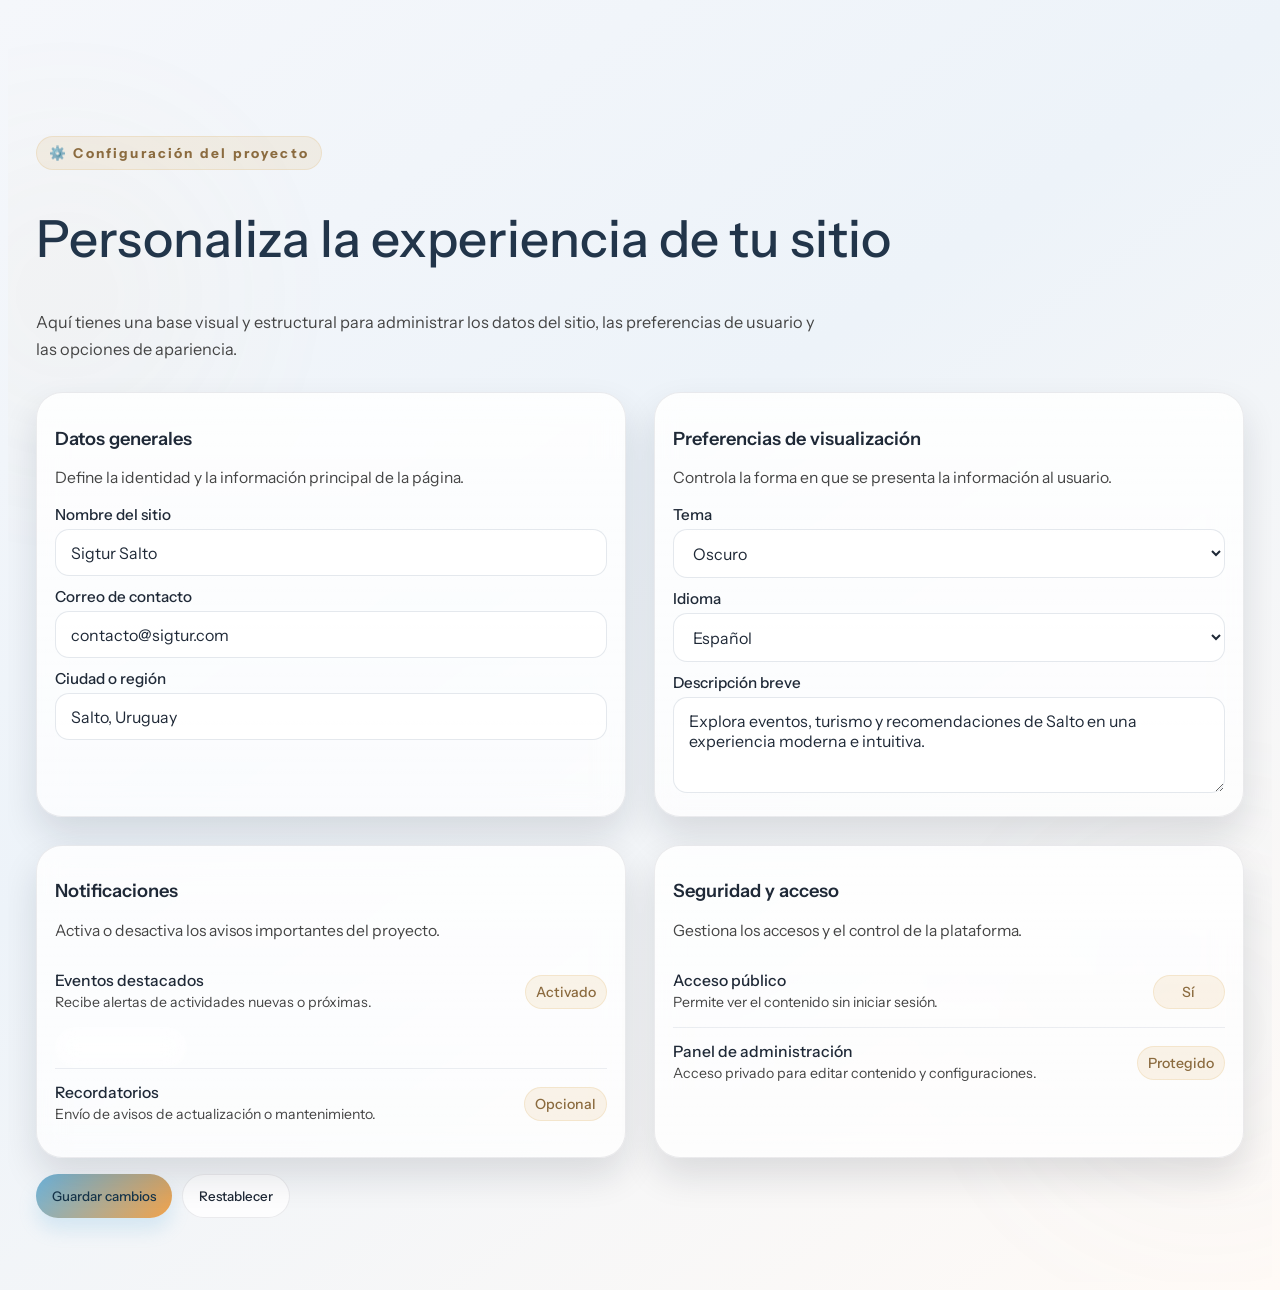
<file: configuracion.html>
<!DOCTYPE html>
<html lang="es">
<head>
  <meta charset="UTF-8" />
  <meta name="viewport" content="width=device-width, initial-scale=1.0" />
  <title>Configuración | Sigtur Salto</title>
  <link rel="preconnect" href="https://fonts.googleapis.com" />
  <link rel="preconnect" href="https://fonts.gstatic.com" crossorigin />
  <link
    href="https://fonts.googleapis.com/css2?family=Montserrat:wght@400;500;600;700;800&family=Instrument+Sans:wght@400;500;600;700&display=swap"
    rel="stylesheet"
  />
  <link rel="stylesheet" href="/css/configuracion.css" />
</head>
<body>
  <main class="config-page">
    <section class="config-container">
      <header class="config-hero">
        <span class="config-badge">⚙️ Configuración del proyecto</span>
        <h1>Personaliza la experiencia de tu sitio</h1>
        <p>
          Aquí tienes una base visual y estructural para administrar los datos del
          sitio, las preferencias de usuario y las opciones de apariencia.
        </p>
      </header>

      <section class="config-grid">
        <article class="config-card">
          <h2>Datos generales</h2>
          <p>Define la identidad y la información principal de la página.</p>

          <label for="nombre-sitio">Nombre del sitio</label>
          <input id="nombre-sitio" class="config-input" type="text" value="Sigtur Salto" />

          <label for="email-admin">Correo de contacto</label>
          <input id="email-admin" class="config-input" type="email" value="contacto@sigtur.com" />

          <label for="ciudad">Ciudad o región</label>
          <input id="ciudad" class="config-input" type="text" value="Salto, Uruguay" />
        </article>

        <article class="config-card">
          <h2>Preferencias de visualización</h2>
          <p>Controla la forma en que se presenta la información al usuario.</p>

          <label for="tema">Tema</label>
          <select id="tema" class="config-select">
            <option>Oscuro</option>
            <option>Claro</option>
            <option>Automático</option>
          </select>

          <label for="idioma">Idioma</label>
          <select id="idioma" class="config-select">
            <option>Español</option>
            <option>English</option>
            <option>Português</option>
          </select>

          <label for="descripcion">Descripción breve</label>
          <textarea id="descripcion" class="config-textarea">Explora eventos, turismo y recomendaciones de Salto en una experiencia moderna e intuitiva.</textarea>
        </article>

        <article class="config-card">
          <h2>Notificaciones</h2>
          <p>Activa o desactiva los avisos importantes del proyecto.</p>

          <div class="config-row">
            <div class="config-label">
              <strong>Eventos destacados</strong>
              <span>Recibe alertas de actividades nuevas o próximas.</span>
            </div>
            <span class="config-chip">Activado</span>
          </div>
          <a class="back-pill" href="index.html" aria-label="Volver al inicio">← Volver</a>
          <div class="config-row">
            <div class="config-label">
              <strong>Recordatorios</strong>
              <span>Envío de avisos de actualización o mantenimiento.</span>
            </div>
            <span class="config-chip">Opcional</span>
          </div>
        </article>

        <article class="config-card">
          <h2>Seguridad y acceso</h2>
          <p>Gestiona los accesos y el control de la plataforma.</p>

          <div class="config-row">
            <div class="config-label">
              <strong>Acceso público</strong>
              <span>Permite ver el contenido sin iniciar sesión.</span>
            </div>
            <span class="config-chip">Sí</span>
          </div>

          <div class="config-row">
            <div class="config-label">
              <strong>Panel de administración</strong>
              <span>Acceso privado para editar contenido y configuraciones.</span>
            </div>
            <span class="config-chip">Protegido</span>
          </div>
        </article>
      </section>

      <div class="config-actions">
        <button class="btn btn-primary" type="button">Guardar cambios</button>
        <button class="btn btn-secondary" type="button">Restablecer</button>
      </div>
    </section>
  </main>
</body>
</html>
</file>
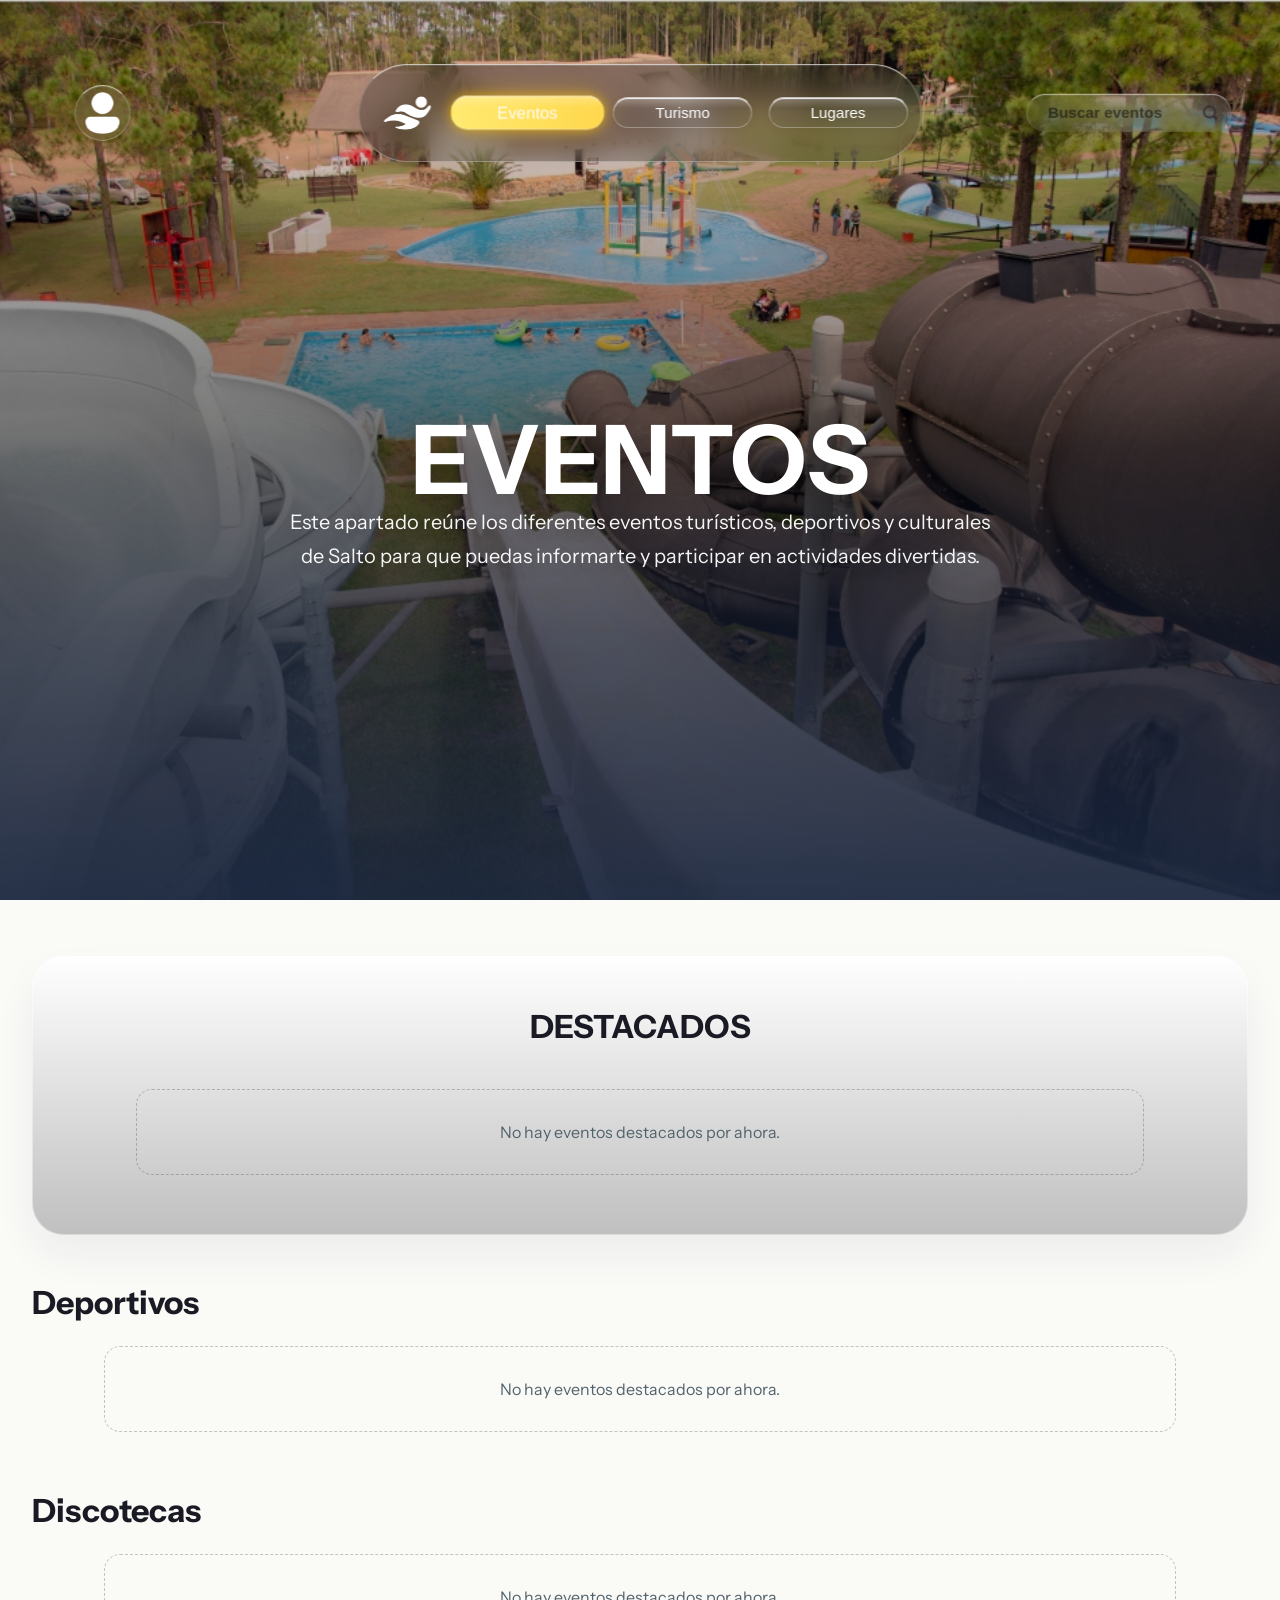
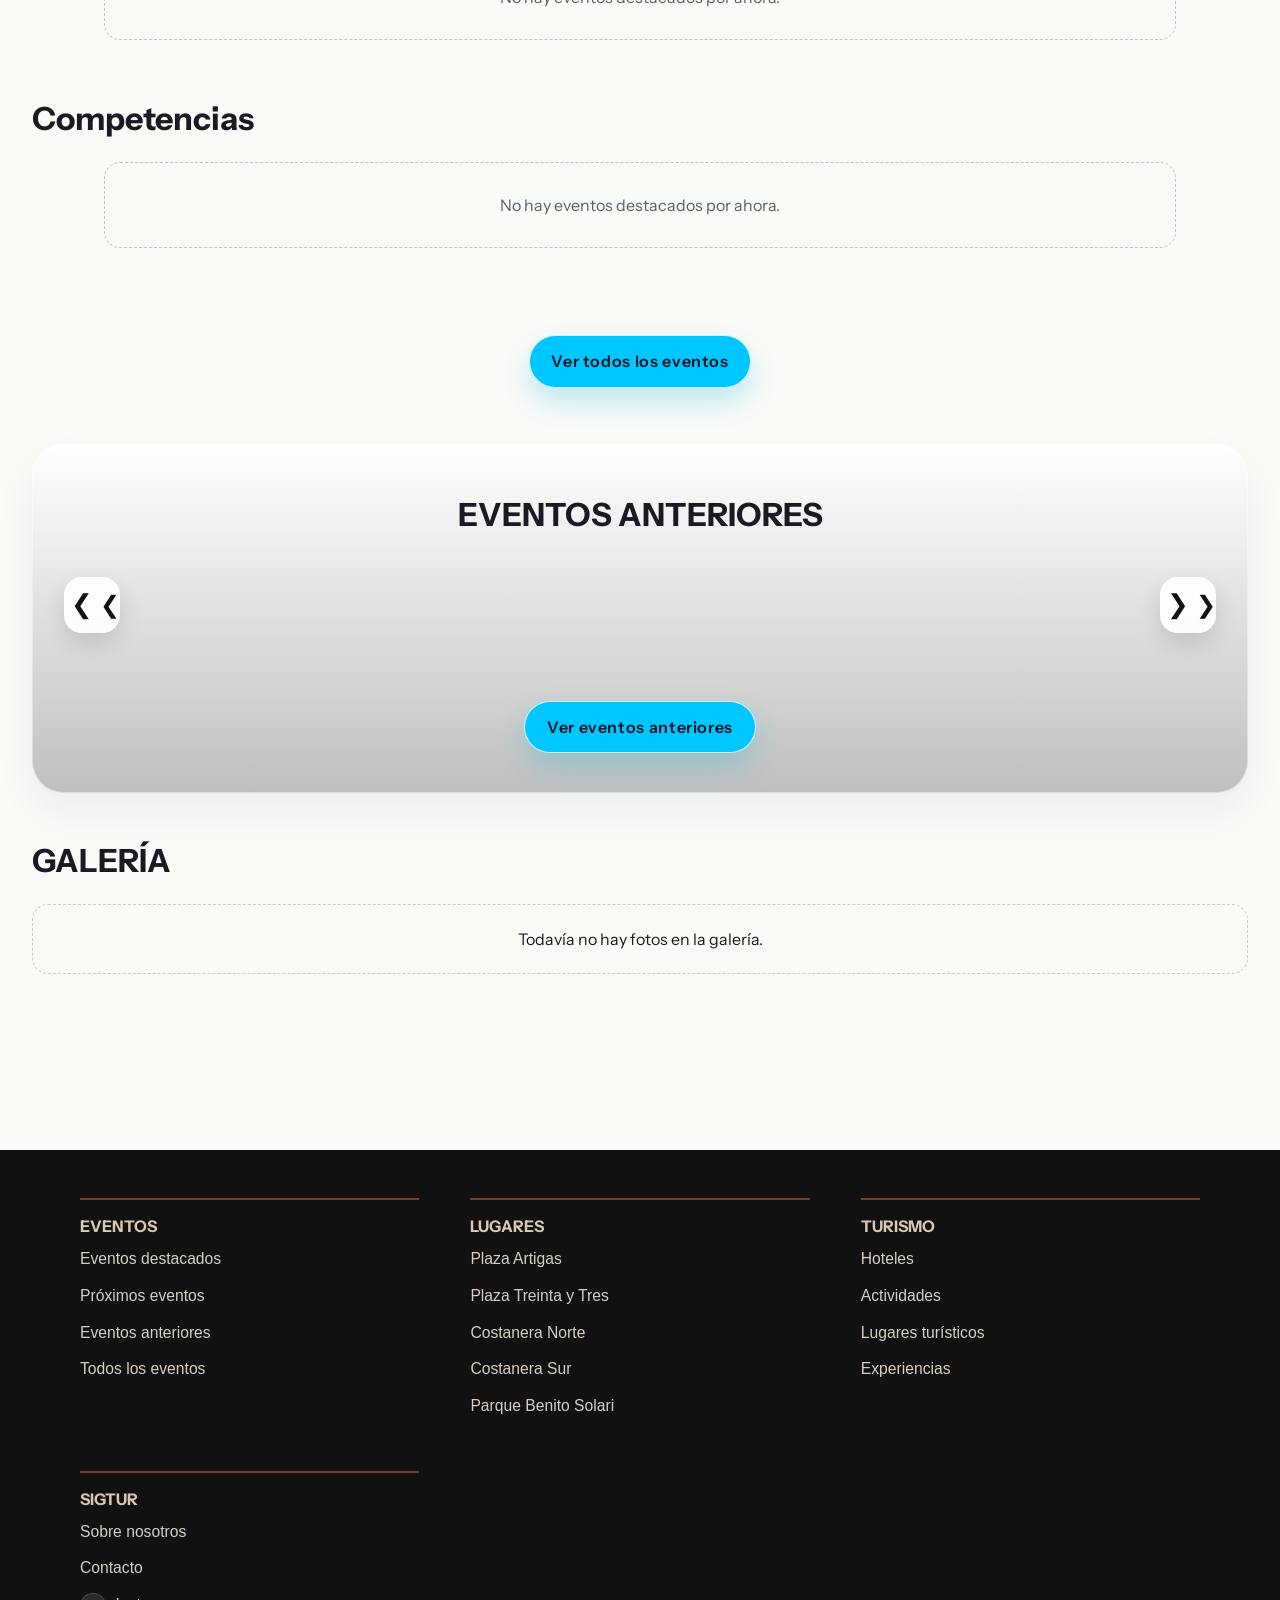
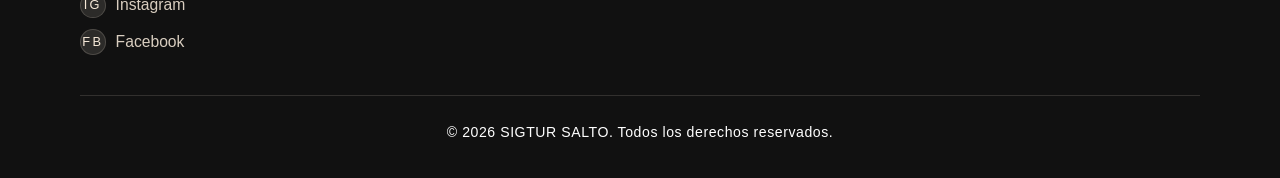
<file: eventos.html>
<!DOCTYPE html>
<html lang="es">

<head>
    <meta charset="UTF-8">
    <meta name="viewport" content="width=device-width, initial-scale=1.0">
    <title>Eventos | SIGTUR</title>
    <link rel="icon" href="img/logoblanco.png">
    <link rel="preconnect" href="https://fonts.googleapis.com">
    <link rel="preconnect" href="https://fonts.gstatic.com" crossorigin>
    <link href="https://fonts.googleapis.com/css2?family=Instrument+Sans:wght@300;400;500;600;700&display=swap" rel="stylesheet">
    <link rel="stylesheet" href="css/estilos.css">
    <link rel="stylesheet" href="css/eventos.css">
</head>

<body>
    <header class="menu-principal">
        <button class="hamburguesa">
            ☰
        </button>
        <nav class="menu">
            <a href="index.html" class="logo-link">
                <img src="img/logoblanco.png" class="logo-menu" alt="SIGTUR">
            </a>
            <a href="eventos.html" class="pagina-activa">Eventos</a>
            <a href="turismo.html">Turismo</a>
            <a href="lugares.html">Lugares</a>
        </nav>

        <div class="barra-busqueda">
            <input type="text" placeholder="Buscar eventos">
            <img src="img/lupa.png" alt="Buscar">
        </div>

        <div class="perfil">
            <button class="perfil-btn">
                <img src="img/user.png" alt="Perfil">
            </button>

            <div class="perfil-menu">
                <a href="#">Datos Personales</a>
                <a href="#">Configuración</a>
                <a href="#">Ayuda</a>
            </div>
        </div>
    </header>

    <main class="pagina-eventos">
        <section class="encabezado-eventos">
            <div class="fondo-encabezado"></div>
            <div class="texto-encabezado">
                <h1 class="subtitulo-encabezado">EVENTOS</h1>
                <p>Este apartado reúne los diferentes eventos turísticos, deportivos y culturales de Salto para que puedas informarte y participar en actividades divertidas.</p>
            </div>
        </section>

        <section class="seccion seccion-foco">
            <div class="titulo-seccion">
                <h2 class="titulo-foco">DESTACADOS</h2>
            </div>
            <div class="carrusel-eventos">
                <button class="flecha izquierda" data-carrusel="destacados">❮</button>
                <div class="visor-carrusel">
                    <div class="contenedor-tarjetas" id="destacados-contenedor"></div>
                </div>
                <button class="flecha derecha" data-carrusel="destacados">❯</button>
            </div>
            <div class="indicadores-carrusel" id="destacados-indicadores"></div>
        </section>

        <section class="seccion categoria-lista">
            <div class="fila-categoria">
                <div class="encabezado-categoria">
                    <h3>Deportivos</h3>
                </div>
                <div class="carrusel-eventos">
                    <button class="flecha izquierda" data-carrusel="deportivos">❮</button>
                    <div class="visor-carrusel">
                        <div class="contenedor-tarjetas" id="deportivos-contenedor"></div>
                    </div>
                    <button class="flecha derecha" data-carrusel="deportivos">❯</button>
                </div>
                <div class="indicadores-carrusel" id="deportivos-indicadores"></div>
            </div>

            <div class="fila-categoria">
                <div class="encabezado-categoria">
                    <h3>Discotecas</h3>
                </div>
                <div class="carrusel-eventos">
                    <button class="flecha izquierda" data-carrusel="discotecas">❮</button>
                    <div class="visor-carrusel">
                        <div class="contenedor-tarjetas" id="discotecas-contenedor"></div>
                    </div>
                    <button class="flecha derecha" data-carrusel="discotecas">❯</button>
                </div>
                <div class="indicadores-carrusel" id="discotecas-indicadores"></div>
            </div>

            <div class="fila-categoria">
                <div class="encabezado-categoria">
                    <h3>Competencias</h3>
                </div>
                <div class="carrusel-eventos">
                    <button class="flecha izquierda" data-carrusel="competencias">❮</button>
                    <div class="visor-carrusel">
                        <div class="contenedor-tarjetas" id="competencias-contenedor"></div>
                    </div>
                    <button class="flecha derecha" data-carrusel="competencias">❯</button>
                </div>
                <div class="indicadores-carrusel" id="competencias-indicadores"></div>
            </div>
        </section>

        <div class="accion-boton">
            <a href="#" class="boton-amarillo">Ver todos los eventos</a>
        </div>

        <section class="seccion seccion-foco">
            <div class="titulo-seccion">
                <h2 class="titulo-foco">EVENTOS ANTERIORES</h2>
            </div>
            <div class="carrusel-eventos">
                <button class="flecha izquierda" data-carrusel="anteriores">❮</button>
                <div class="visor-carrusel">
                    <div class="contenedor-tarjetas" id="anteriores-contenedor"></div>
                </div>
                <button class="flecha derecha" data-carrusel="anteriores">❯</button>
            </div>
            <div class="indicadores-carrusel" id="anteriores-indicadores"></div>
            <div class="accion-boton secundaria">
                <a href="#" class="boton-amarillo">Ver eventos anteriores</a>
            </div>
        </section>

        <section class="seccion galeria-eventos">
            <div class="titulo-seccion">
                <h2>GALERÍA</h2>
            </div>
            <div class="grilla-galeria" id="galeria-contenedor"></div>
        </section>
    </main>

    <footer class="footer">
        <div class="footer-grid">
            <div class="footer-col">
                <h4>EVENTOS</h4>
                <a href="eventos.html" class="footer-link">Eventos destacados</a>
                <a href="eventos.html" class="footer-link">Próximos eventos</a>
                <a href="eventos.html" class="footer-link">Eventos anteriores</a>
                <a href="eventos.html" class="footer-link">Todos los eventos</a>
            </div>

            <div class="footer-col">
                <h4>LUGARES</h4>
                <a href="#" class="footer-link">Plaza Artigas</a>
                <a href="#" class="footer-link">Plaza Treinta y Tres</a>
                <a href="#" class="footer-link">Costanera Norte</a>
                <a href="#" class="footer-link">Costanera Sur</a>
                <a href="#" class="footer-link">Parque Benito Solari</a>
            </div>

            <div class="footer-col">
                <h4>TURISMO</h4>
                <a href="#" class="footer-link">Hoteles</a>
                <a href="#" class="footer-link">Actividades</a>
                <a href="#" class="footer-link">Lugares turísticos</a>
                <a href="#" class="footer-link">Experiencias</a>
            </div>

            <div class="footer-col footer-col--social">
                <h4>SIGTUR</h4>
                <a href="#" class="footer-link">Sobre nosotros</a>
                <a href="#" class="footer-link">Contacto</a>
                <a href="https://instagram.com/sigtur_salto" target="_blank" class="footer-link footer-link--icon">
                    <span class="social-icon">IG</span>Instagram
                </a>
                <a href="https://facebook.com/sigtur" target="_blank" class="footer-link footer-link--icon">
                    <span class="social-icon">FB</span>Facebook
                </a>
            </div>
        </div>
        <div class="footer-bottom">
            <p>&copy; 2026 SIGTUR SALTO. Todos los derechos reservados.</p>
        </div>
    </footer>

    <script src="js/eventos.js" defer></script>
</body>

</html>
</file>
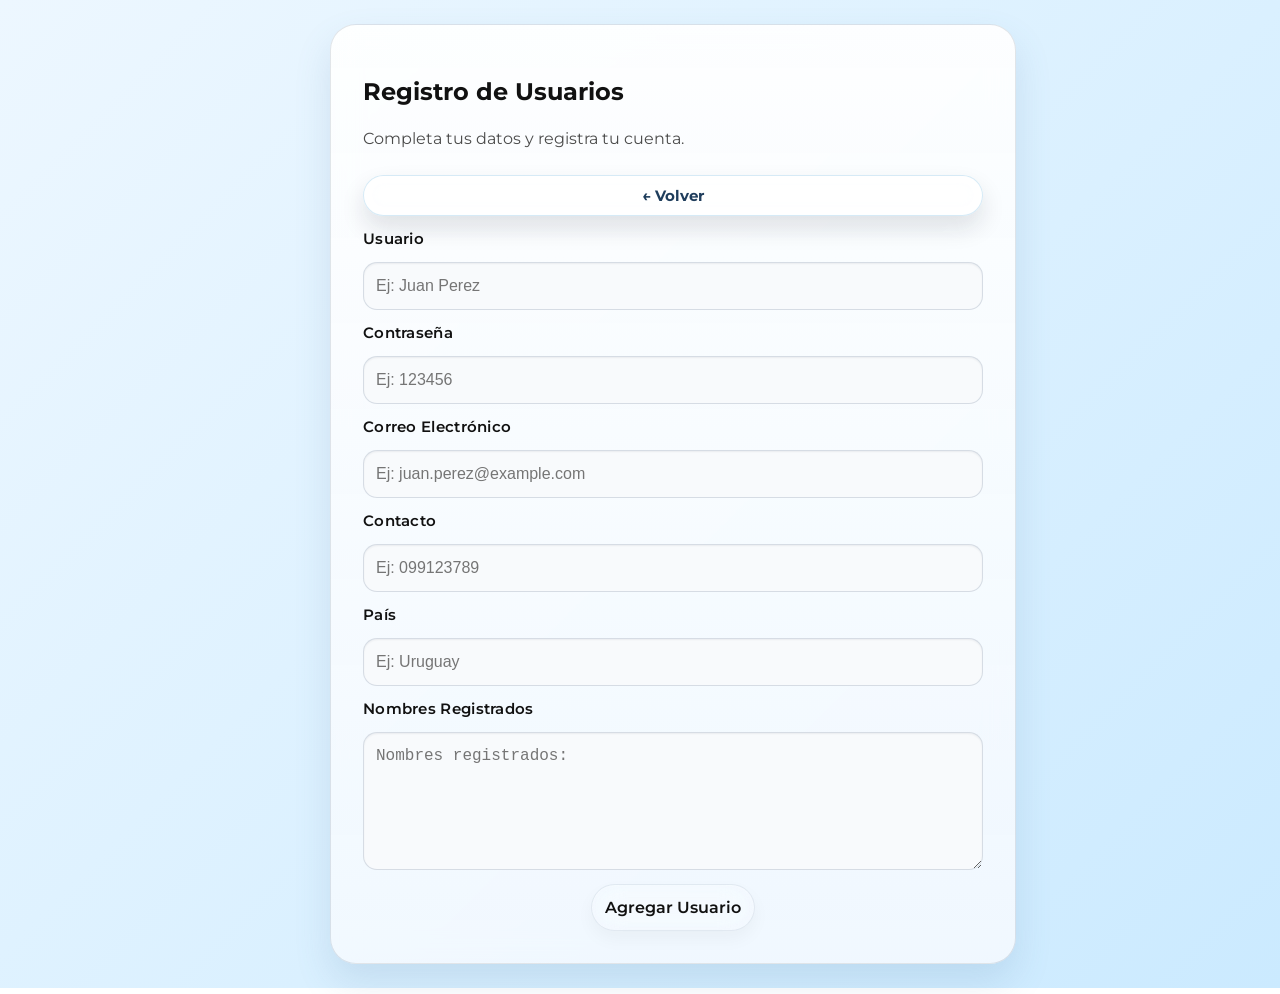
<file: login.html>
<!DOCTYPE html>
<html lang="es">
<head>
    <meta charset="UTF-8">
    <meta name="viewport" content="width=device-width, initial-scale=1.0">
    <title>Registro de Usuarios</title>
    <link rel="stylesheet" href="css/login.css">

</head>

<body>

    <main>

        <section class="contenedor">

            <h2>Registro de Usuarios</h2>
            <p class="intro">Completa tus datos y registra tu cuenta.</p>

                <form>

           
                    <a class="back-pill" href="index.html" aria-label="Volver al inicio">← Volver</a>     
                    
                    <label for="Usuario">Usuario</label>
                    <input type="text" id="Usuario" placeholder="Ej: Juan Perez" />

                    <label for="Contraseña">Contraseña</label>
                    <input type="password" id="Contraseña" placeholder="Ej: 123456" />

                    <label for="Correo Electronico">Correo Electrónico</label>
                    <input type="email" id="Correo Electronico" placeholder="Ej: juan.perez@example.com" />

                    <label for="Contacto">Contacto</label>
                    <input type="text" id="Contacto" placeholder="Ej: 099123789" />

                    <label for="Pais">País</label>
                    <input type="text" id="Pais" placeholder="Ej: Uruguay" />

                    <label for="comentario">Nombres Registrados</label>
                    <textarea id="comentario" cols="40" rows="6" placeholder="Nombres registrados:" readonly></textarea>

                    <button type="button" id="btnAgregar">Agregar Usuario</button>

                </form>

        </section>



    </main>



    <script src="js/login.js"></script>

</body>

</html>
</file>
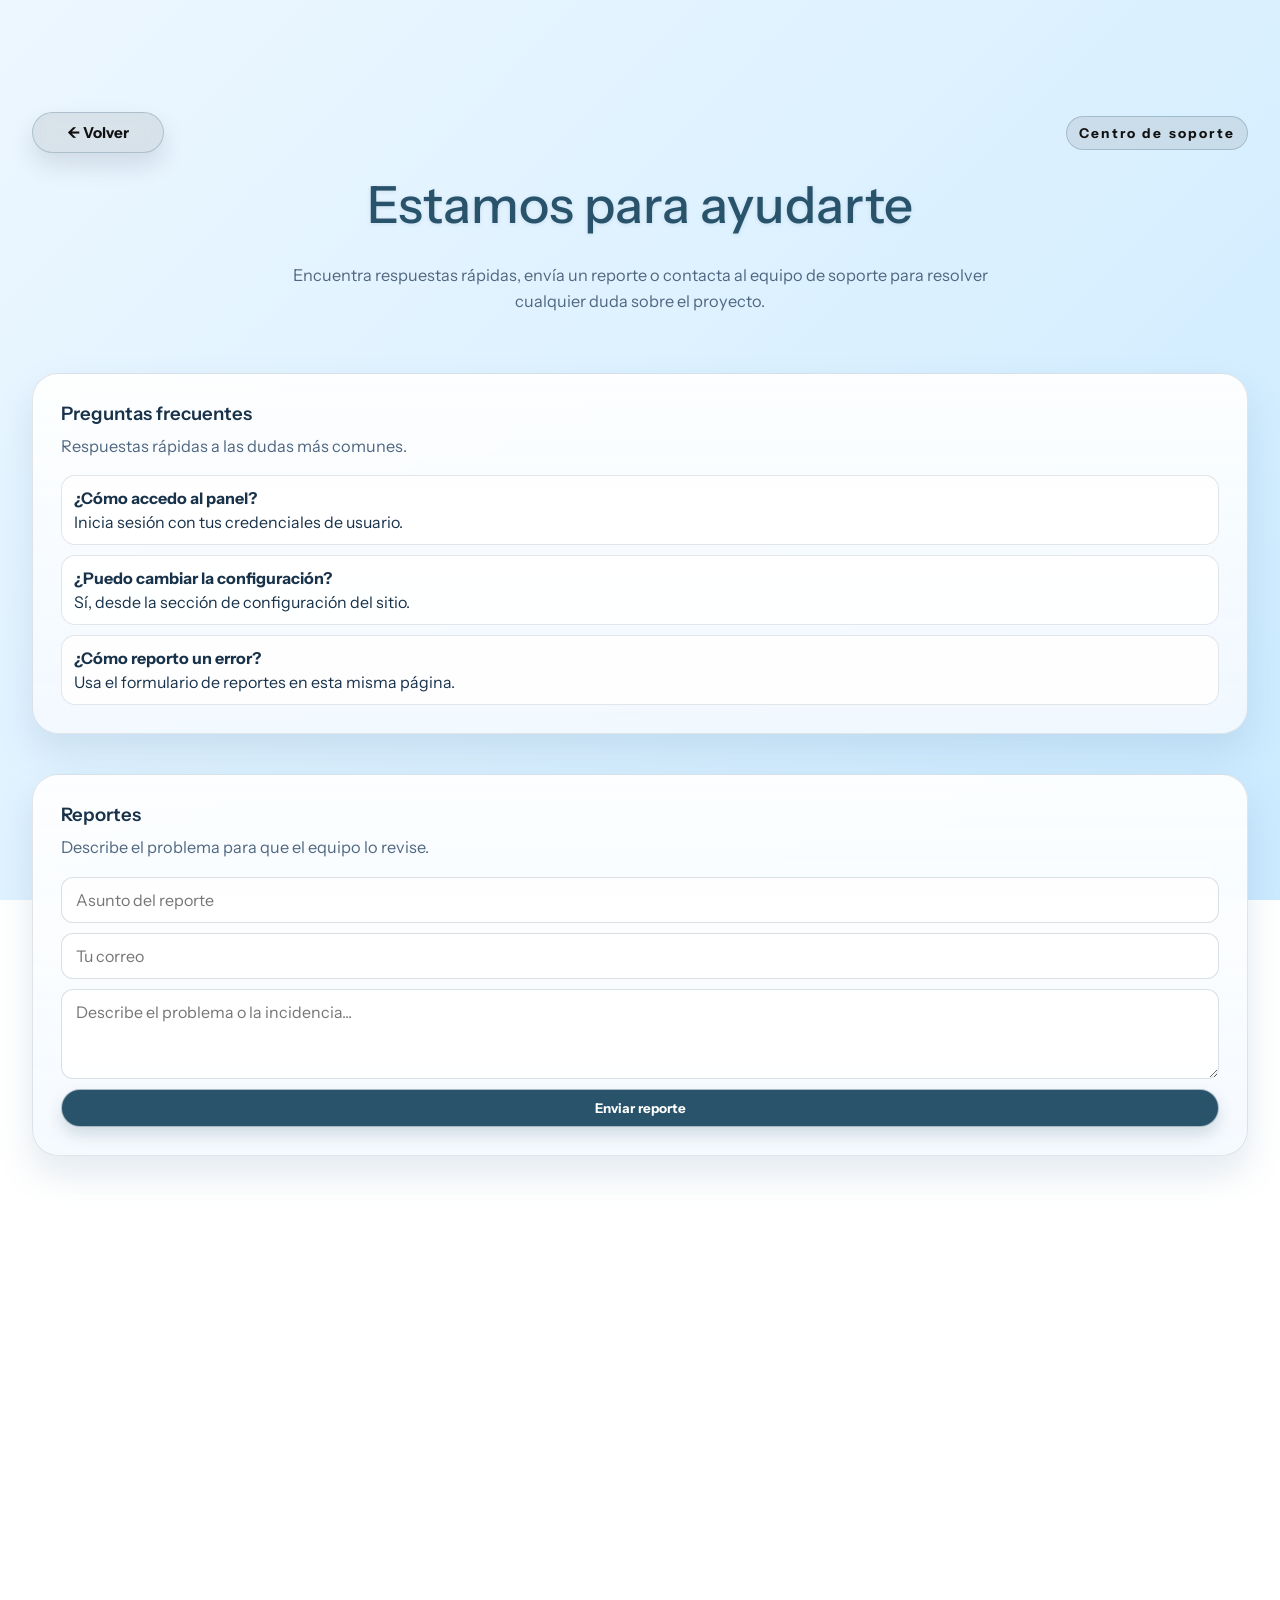
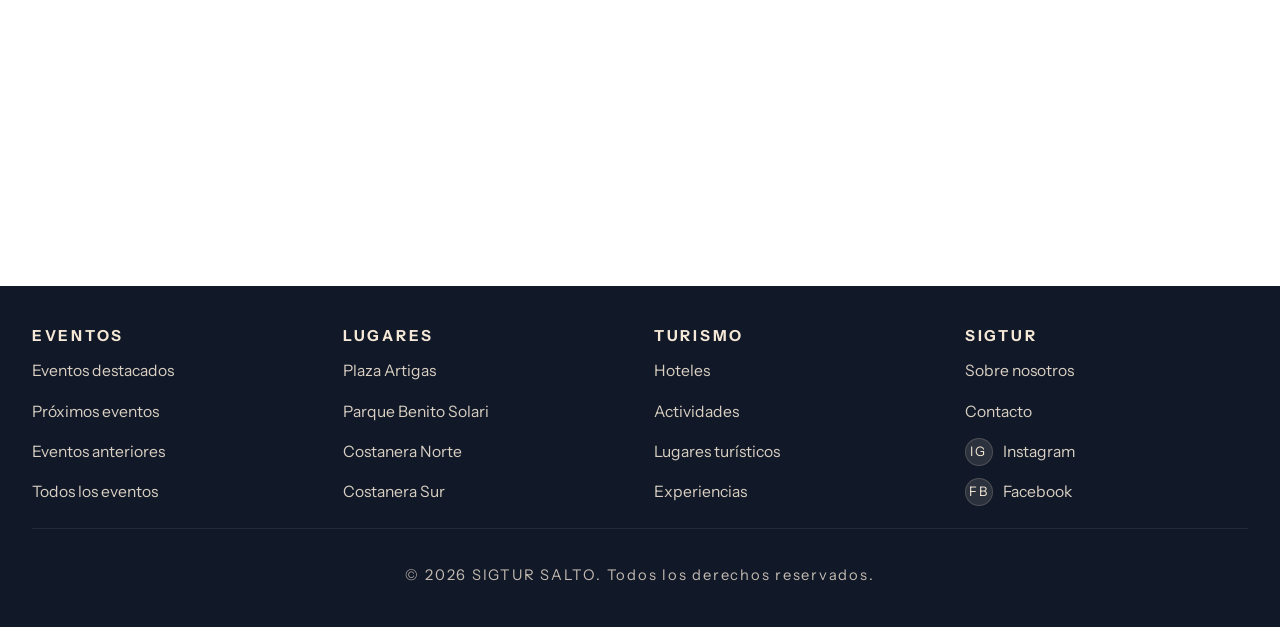
<file: soporte.html>
<!DOCTYPE html>
<html lang="es">
<head>
  <meta charset="UTF-8" />
  <meta name="viewport" content="width=device-width, initial-scale=1.0" />
  <title>Soporte | Sigtur Salto</title>
  <link rel="preconnect" href="https://fonts.googleapis.com" />
  <link rel="preconnect" href="https://fonts.gstatic.com" crossorigin />
  <link
    href="https://fonts.googleapis.com/css2?family=Montserrat:wght@400;500;600;700;800&family=Instrument+Sans:wght@400;500;600;700&display=swap"
    rel="stylesheet"
  />
  <link rel="stylesheet" href="/css/soporte.css" />
</head>
<body>
  <main class="support-page">
    <section class="support-container">
      <header class="hero">
        <div class="hero-top">
          <a class="back-pill" href="index.html" aria-label="Volver al inicio">← Volver</a>
          <span class="eyebrow">Centro de soporte</span>
        </div>
        <h1>Estamos para ayudarte</h1>
        <p class="lead">
          Encuentra respuestas rápidas, envía un reporte o contacta al equipo de soporte para resolver cualquier duda sobre el proyecto.
        </p>
      </header>

      <section class="grid">
        <article class="card">
          <h2>Preguntas frecuentes</h2>
          <p>Respuestas rápidas a las dudas más comunes.</p>
          <div class="faq-list">
            <div class="faq-item">
              <strong>¿Cómo accedo al panel?</strong>
              <span>Inicia sesión con tus credenciales de usuario.</span>
            </div>
            <div class="faq-item">
              <strong>¿Puedo cambiar la configuración?</strong>
              <span>Sí, desde la sección de configuración del sitio.</span>
            </div>
            <div class="faq-item">
              <strong>¿Cómo reporto un error?</strong>
              <span>Usa el formulario de reportes en esta misma página.</span>
            </div>
          </div>
        </article>

        <article class="card">
          <h2>Reportes</h2>
          <p>Describe el problema para que el equipo lo revise.</p>
          <div class="report-box">
            <input type="text" placeholder="Asunto del reporte" />
            <input type="email" placeholder="Tu correo" />
            <textarea placeholder="Describe el problema o la incidencia..."></textarea>
            <button class="btn" type="button">Enviar reporte</button>
          </div>
        </article>

        <article class="card">
          <h2>Contacto</h2>
          <p>Opciones para comunicarte con soporte.</p>
          <div class="contact-list">
            <div class="contact-item">Correo: soporte@sigtur.com</div>
            <div class="contact-item">WhatsApp: +598 99 999 999</div>
            <div class="contact-item">Horario: Lunes a Viernes, 9:00 a 18:00</div>
          </div>
        </article>

        <article class="card">
          <h2>Ayuda rápida</h2>
          <p>Guías breves para resolver tareas simples.</p>
          <div class="help-list">
            <div class="help-item">
              <strong>Actualizar datos</strong>
              <span>Ve a configuración y guarda los cambios.</span>
            </div>
            <div class="help-item">
              <strong>Revisar eventos</strong>
              <span>Consulta la sección de eventos y filtros disponibles.</span>
            </div>
            <div class="help-item">
              <strong>Solucionar acceso</strong>
              <span>Verifica tu usuario, contraseña y conexión.</span>
            </div>
          </div>
        </article>
      </section>

      <footer class="footer">
        <div class="footer-grid">
          <div class="footer-col">
            <h4>EVENTOS</h4>
            <a href="/eventos.html" class="footer-link">Eventos destacados</a>
            <a href="/eventos.html" class="footer-link">Próximos eventos</a>
            <a href="/eventos.html" class="footer-link">Eventos anteriores</a>
            <a href="/eventos.html" class="footer-link">Todos los eventos</a>
          </div>
          <div class="footer-col">
            <h4>LUGARES</h4>
            <a href="/lugares.html" class="footer-link">Plaza Artigas</a>
            <a href="/lugares.html" class="footer-link">Parque Benito Solari</a>
            <a href="/lugares.html" class="footer-link">Costanera Norte</a>
            <a href="/lugares.html" class="footer-link">Costanera Sur</a>
          </div>
          <div class="footer-col">
            <h4>TURISMO</h4>
            <a href="/turismo.html" class="footer-link">Hoteles</a>
            <a href="/turismo.html" class="footer-link">Actividades</a>
            <a href="/turismo.html" class="footer-link">Lugares turísticos</a>
            <a href="/turismo.html" class="footer-link">Experiencias</a>
          </div>
          <div class="footer-col footer-col--social">
            <h4>SIGTUR</h4>
            <a href="#" class="footer-link">Sobre nosotros</a>
            <a href="#" class="footer-link">Contacto</a>
            <a href="https://instagram.com/bapstuy" target="_blank" class="footer-link footer-link--icon">
              <span class="social-icon">IG</span>Instagram
            </a>
            <a href="https://facebook.com/sigtur" target="_blank" class="footer-link footer-link--icon">
              <span class="social-icon">FB</span>Facebook
            </a>
          </div>
        </div>
        <div class="footer-bottom">
          <p>&copy; 2026 SIGTUR SALTO. Todos los derechos reservados.</p>
        </div>
      </footer>
    </section>
  </main>
</body>
</html>
</file>
<file: css/configuracion.css>
:root {
  --cfg-bg: linear-gradient(145deg, #f5f7fb 0%, #edf3f9 42%, #fffaf6 100%);
  --cfg-panel: rgba(255, 255, 255, 0.76);
  --cfg-card: rgba(255, 255, 255, 0.82);
  --cfg-border: rgba(15, 23, 42, 0.08);
  --cfg-text: #111111;
  --cfg-muted: #454545;
  --cfg-accent: #6cb4dd;
  --cfg-accent-2: #f1a24a;
  --cfg-shadow: 0 18px 36px rgba(15, 23, 42, 0.12);
}

body[data-tema="oscuro"] {
  --cfg-bg: linear-gradient(180deg, #120f0b 0%, #1b150f 44%, #231c14 100%);
  --cfg-panel: rgba(42, 29, 17, 0.86);
  --cfg-card: linear-gradient(180deg, rgba(44, 31, 18, 0.96), rgba(28, 20, 12, 0.96));
  --cfg-border: rgba(255, 216, 165, 0.14);
  --cfg-text: #f6ead8;
  --cfg-muted: #e0c9a8;
  --cfg-accent: #ffd39a;
  --cfg-accent-2: #f5a84a;
  --cfg-shadow: 0 24px 44px rgba(0, 0, 0, 0.34);
}

* {
  box-sizing: border-box;
}

body {
  background: var(--cfg-bg);
  color: var(--cfg-text);
  font-family: 'Instrument Sans', sans-serif;
}

body[data-tema="oscuro"] .config-card,
body[data-tema="oscuro"] .config-page::before,
body[data-tema="oscuro"] .config-page::after {
  background: rgba(255, 255, 255, 0.05);
}

.config-page {
  position: relative;
  min-height: 100vh;
  padding: 8rem 28px 64px;
  overflow: hidden;
}

.config-page::before,
.config-page::after {
  content: "";
  position: absolute;
  border-radius: 50%;
  filter: blur(90px);
  opacity: 0.22;
  z-index: 0;
}

.config-page::before {
  width: 320px;
  height: 320px;
  top: 10%;
  left: -8%;
  background: rgba(217, 164, 77, 0.18);
}

.config-page::after {
  width: 380px;
  height: 380px;
  right: -10%;
  bottom: 5%;
  background: rgba(143, 181, 209, 0.20);
}

.config-container {
  position: relative;
  z-index: 1;
  width: min(1280px, 100%);
  margin: 0 auto;
}

.config-hero {
  margin-bottom: 1.75rem;
}

.back-pill {
  display: inline-flex;
  align-items: center;
  justify-content: center;
  gap: 8px;
  min-width: 132px;
  padding: 10px 16px;
  border-radius: 999px;
  background: rgba(217, 164, 77, 0.12);
  color: #1f3d5c;
 border: 1px solid rgba(217, 164, 77, 0.18);  
  text-decoration: none;
  font-size: 0.95rem;
  font-weight: 700;
  letter-spacing: -0.02em;
  box-shadow: 0 12px 24px rgba(15, 23, 42, 0.12);
  backdrop-filter: blur(10px);
  -webkit-backdrop-filter: blur(10px);
  transition: transform 0.18s ease, box-shadow 0.18s ease, background 0.18s ease;
}

.back-pill:hover {
  transform: translateY(-1px);
  box-shadow: 0 14px 22px rgba(15, 23, 42, 0.12);
}

.hero-top {
  width: 100%;
  display: flex;
  align-items: center;
  justify-content: space-between;
  gap: 16px;
  margin-bottom: 6px;
}

.config-badge {
  display: inline-flex;
  align-items: center;
  justify-content: center;
  padding: 8px 12px;
  border-radius: 999px;
  background: rgba(217, 164, 77, 0.12);
  border: 1px solid rgba(217, 164, 77, 0.18);
  color: #8b6b3f;
  font-size: 0.85rem;
  letter-spacing: 0.16em;
  font-weight: 700;
  margin-left: auto;
}

.config-hero h1 {
  font-weight: 500;
  font-family: 'Instrument Sans', sans-serif;
  font-size: clamp(2.2rem, 4vw, 3.4rem);
  line-height: 1.05;
  color: #22354a;
}

.config-hero p {
  max-width: 780px;
  color: var(--cfg-muted);
  font-size: 1.02rem;
  line-height: 1.7;
  margin-top: 0.2rem;
}

.config-grid {
  display: grid;
  grid-template-columns: repeat(2, minmax(0, 1fr));
  gap: 28px;
  align-items: stretch;
}

.config-card {
  background: linear-gradient(180deg, rgba(255,255,255,0.86), rgba(255,255,255,0.72));
  border: 1px solid var(--cfg-border);
  border-radius: 26px;
  padding: 1.15rem;
  box-shadow: var(--cfg-shadow);
  backdrop-filter: blur(14px);
  -webkit-backdrop-filter: blur(14px);
  transition: transform 0.25s ease, border-color 0.25s ease, box-shadow 0.25s ease;
}

.config-card:hover {
  transform: translateY(-4px);
  border-color: rgba(217, 164, 77, 0.35);
  box-shadow: 0 22px 42px rgba(15, 23, 42, 0.14);
}

.config-card h2 {
  font-family: 'Instrument Sans', sans-serif;
  font-size: 1.14rem;
  font-weight: 600;
  color: #1f2937;
  margin-bottom: 0.35rem;
}

.config-card p {
  font-family: 'Instrument Sans', sans-serif;
  color: var(--cfg-muted);
  font-size: 0.98rem;
  line-height: 1.6;
  margin-bottom: 0.9rem;
}

.config-card label {
  display: block;
  margin-top: 0.65rem;
  font-family: 'Instrument Sans', sans-serif;
  color: #1f2937;
  font-size: 0.95rem;
  font-weight: 500;
}

.config-input,
.config-select,
.config-textarea {
  font-family: 'Instrument Sans', sans-serif;
  width: 100%;
  margin-top: 0.35rem;
  border: 1px solid rgba(148, 163, 184, 0.25);
  border-radius: 14px;
  background: rgba(255, 255, 255, 0.88);
  color: #1f2937;
  padding: 0.78rem 0.9rem;
  font: inherit;
  outline: none;
  transition: border-color 0.2s ease, background 0.2s ease, transform 0.2s ease;
}

.config-input:focus,
.config-select:focus,
.config-textarea:focus {
  border-color: rgba(126, 182, 217, 0.45);
  background: rgba(255, 255, 255, 0.96);
  box-shadow: 0 0 0 4px rgba(126, 182, 217, 0.18);
  transform: translateY(-1px);
}

.config-textarea {
  min-height: 96px;
  resize: vertical;
}

.config-row {
  display: flex;
  justify-content: space-between;
  align-items: center;
  gap: 0.9rem;
  padding: 0.85rem 0;
  border-top: 1px solid rgba(148, 163, 184, 0.18);
}

.config-row:first-of-type {
  border-top: none;
}

.config-label strong {
  display: block;
  color: #1f2937;
  font-family: 'Instrument Sans', sans-serif;
  font-size: 0.98rem;
  font-weight: 500;
}

.config-label span {
  display: block;
  color: var(--cfg-muted);
  font-family: 'Instrument Sans', sans-serif;
  font-size: 0.88rem;
  line-height: 1.5;
  margin-top: 0.15rem;
}

.config-chip {
  display: inline-flex;
  align-items: center;
  justify-content: center;
  min-width: 72px;
  padding: 0.45rem 0.6rem;
  border-radius: 999px;
  background: rgba(217, 164, 77, 0.12);
  border: 1px solid rgba(217, 164, 77, 0.18);
  color: #8b6b3f;
  font-size: 0.88rem;
  font-weight: 500;
}

.config-actions {
  display: flex;
  gap: 0.65rem;
  flex-wrap: wrap;
  margin-top: 1rem;
}

.btn {
  border: none;
  border-radius: 999px;
  font-family: 'Instrument Sans', sans-serif;
  font-weight: 600;
  padding: 0.8rem 1rem;
  font-weight: 500;
  cursor: pointer;
  transition: transform 0.18s ease, box-shadow 0.18s ease, filter 0.18s ease;
}

.btn:hover {
  transform: translateY(-2px) scale(1.01);
  filter: brightness(1.04);
}

.btn:active {
  transform: translateY(0);
}

.btn-primary {
  background: linear-gradient(135deg, #6cb4dd, #f1a24a);
  color: #16354b;
  box-shadow: 0 12px 18px rgba(108, 180, 221, 0.22);
}

.btn-secondary {
  background: rgba(255, 255, 255, 0.78);
  color: #1f2937;
  border: 1px solid rgba(15, 23, 42, 0.08);
}

@media (max-width: 980px) {
  .config-grid {
    grid-template-columns: 1fr;
  }
}

@media (max-width: 640px) {
  .config-page {
    padding-top: 8.5rem;
  }

  .config-card {
    padding: 0.95rem;
    border-radius: 18px;
  }

  .config-row {
    align-items: flex-start;
    flex-direction: column;
  }

}
</file>
<file: css/estilos.css>
* {
    margin: 0;
    padding: 0;
    box-sizing: border-box;
}

:root {
    --site-max-width: 1600px;
    --section-gap: clamp(16px, 1.2vw, 30px);
    --card-padding: clamp(1.8rem, 2vw, 2.5rem);
    --menu-gap: clamp(14px, 1.2vw, 24px);
    --menu-padding: clamp(0.75rem, 1vw, 1.6rem);
    --button-font: clamp(0.95rem, 1vw, 1.1rem);
    --control-size: clamp(2.5rem, 3.2vw, 3.5rem);
    --text-lg: clamp(1rem, 1vw, 1.15rem);
    --text-xl: clamp(1.75rem, 2vw, 2.4rem);
    --text-xxl: clamp(2.1rem, 2.5vw, 3rem);
}

body[data-tema="oscuro"] {
    --bg-card: #20242a;
    --text-primary: #f3f4f6;
    --text-secondary: #b4bec7;
    --texto-oscuro: #f3f4f6;
    background: linear-gradient(180deg, #120f0b 0%, #1b1610 48%, #241d15 100%);
    color: #f6ead8;
}

.card-engagement {
    display: flex;
    flex-direction: column;
    gap: 0.75rem;
    margin-top: 1rem;
    padding-top: 0.75rem;
    border-top: 1px solid rgba(17, 17, 17, 0.1);
}

.card-engagement__actions {
    display: flex;
    flex-wrap: wrap;
    gap: 0.6rem;
}

.card-engagement__button {
    display: inline-flex;
    align-items: center;
    justify-content: center;
    gap: 0.45rem;
    min-width: 5.5rem;
    border: 0;
    border-radius: 999px;
    padding: 0.55rem 0.85rem;
    background: rgba(17, 17, 17, 0.08);
    color: #111;
    font-size: 0.95rem;
    font-weight: 700;
    cursor: pointer;
    transition: transform 180ms ease, background 180ms ease, color 180ms ease;
}

.card-engagement__button:hover {
    transform: translateY(-1px);
    background: rgba(17, 17, 17, 0.16);
}

.card-engagement__button--like.active {
    background: linear-gradient(90deg, #f7b500, #ffcf33);
    color: #111;
}

.card-engagement__button--comment {
    background: rgba(245, 232, 216, 0.16);
}

.card-engagement__button--comment:hover {
    background: rgba(245, 232, 216, 0.24);
}

.card-engagement__icon {
    font-size: 1.05rem;
}

.card-engagement__panel {
    display: flex;
    flex-direction: column;
    gap: 0.75rem;
    padding: 0.95rem;
    border-radius: 18px;
    background: rgba(255, 255, 255, 0.92);
    box-shadow: inset 0 0 0 1px rgba(17, 17, 17, 0.08);
    max-height: 23rem;
    overflow: hidden;
}

.card-engagement__comments {
    list-style: none;
    display: flex;
    flex-direction: column;
    gap: 0.55rem;
    max-height: 280px;
    overflow-y: auto;
    padding-right: 0.2rem;
}

.card-engagement__comments::-webkit-scrollbar {
    width: 4px;
}

.card-engagement__comments::-webkit-scrollbar-thumb {
    background: rgba(24, 50, 74, 0.35);
    border-radius: 999px;
}

.card-engagement__comments::-webkit-scrollbar-track {
    background: transparent;
}

.card-engagement__loading {
    margin: 0;
    color: rgba(24, 50, 74, 0.65);
    font-size: 0.82rem;
    text-align: center;
}

.card-engagement__comment-item {
    display: block;
    padding: 0.65rem 0.75rem;
    border-radius: 14px;
    background: rgba(17, 17, 17, 0.04);
}

.comentario-item {
    background: var(--bg-card, #1e1e22) !important;
    border: 1px solid rgba(255, 255, 255, 0.08);
    border-radius: 14px;
    padding: 12px 16px;
    margin-bottom: 12px;
}

.comentario-item--respuesta {
    /* CAMBIO APLICADO: la respuesta se desplaza y reduce para comunicar la
       jerarquía visual de Instagram sin perder legibilidad. */
    margin-left: 24px;
    border-left: 2px solid rgba(255, 255, 255, 0.1);
    font-size: 0.92em;
}

.comentario-item--respuesta .card-engagement__comment-avatar {
    width: 1.7rem;
    height: 1.7rem;
}

.comentario-header {
    display: flex;
    align-items: center;
    gap: 10px;
    margin-bottom: 6px;
}

/* El flujo vertical separa identidad, cuerpo y acciones para que el mensaje
   siempre aparezca debajo del nombre, incluso en tarjetas estrechas. */
.comentario-header-user {
    display: flex;
    align-items: center;
    gap: 8px;
    margin-bottom: 6px;
}

.comentario-cuerpo {
    display: block;
    width: 100%;
    margin-bottom: 8px;
}

.card-engagement__comment-avatar {
    width: 2rem;
    height: 2rem;
    border-radius: 50%;
    object-fit: cover;
}

.comentario-usuario-link {
    display: inline-flex;
    align-items: center;
    gap: 0.55rem;
    align-self: start;
    color: inherit;
    text-decoration: none;
    cursor: pointer !important;
    transition: opacity 160ms ease, text-decoration-color 160ms ease;
}

.comentario-usuario-link:hover {
    opacity: 0.78;
    text-decoration: underline;
    text-decoration-color: currentColor;
    text-underline-offset: 0.16em;
}

.comentario-nombre {
    color: var(--text-primary, #f9fafb) !important;
    font-size: 0.82rem;
    font-weight: 600;
    letter-spacing: -0.01em;
}

.comentario-texto {
    display: block;
    color: var(--text-secondary, #d1d5db);
    font-weight: 400;
    line-height: 1.4;
    letter-spacing: -0.01em;
    margin-bottom: 8px;
}

.mensajes-widget__chat-header img {
    width: 32px;
    height: 32px;
    border-radius: 50%;
    object-fit: cover;
}

.comentario-footer {
    display: flex;
    align-items: center;
    justify-content: space-between;
    font-size: 0.85rem;
}

.card-engagement__comment-body {
    min-width: 0;
}

.card-engagement__comment-name {
    display: block;
    margin-bottom: 0.15rem;
    font-size: 0.82rem;
    font-weight: 800;
    color: #111;
}

.card-engagement__comment-actions,
.comentario-actions {
    display: flex;
    align-items: center;
    justify-content: space-between;
    gap: 0.65rem;
    margin-top: 8px;
    font-size: 0.85rem;
}

.card-engagement__comment-action,
.card-engagement__reply-submit {
    border: 0;
    padding: 0;
    background: transparent;
    color: #555;
    font: inherit;
    font-size: 0.78rem;
    font-weight: 700;
    cursor: pointer;
}

.card-engagement__comment-action.active {
    color: #d62828;
}

.card-engagement__reply-form {
    display: none;
    gap: 0.45rem;
    margin-top: 0.65rem;
}

.card-engagement__reply-form.open {
    display: flex;
}

.card-engagement__reply-input {
    min-width: 0;
    flex: 1;
    border: 1px solid rgba(24, 34, 45, 0.18);
    border-radius: 8px;
    padding: 0.45rem;
    font: inherit;
}

.modal-galeria-content,
.modal-comments-sidebar,
.lightbox-content,
.lightbox-comments {
    /* La sobreescritura con variables evita que el panel blanco fijo rompa el
       contraste del tema oscuro cuando el modal se abre desde una galería. */
    background-color: var(--bg-card, #1e1e22) !important;
    color: var(--text-primary, #f9fafb) !important;
}

.modal-comments-sidebar textarea,
.modal-comments-sidebar input[type="text"],
.lightbox-comments textarea,
.lightbox-comments input[type="text"] {
    resize: none !important;
    background: rgba(255, 255, 255, 0.08);
    border: 1px solid rgba(255, 255, 255, 0.15);
    color: var(--text-primary, #f9fafb);
}

/* El tema oscuro fuerza variables legibles en modales y placeholders, aunque
   otra hoja haya definido un fondo fijo para el componente del evento. */
body.dark-mode .modal-comments-sidebar,
[data-theme="dark"] .modal-comments-sidebar,
body[data-tema="oscuro"] .modal-comments-sidebar {
    background-color: var(--bg-card, #1e1e22) !important;
    color: #f9fafb !important;
}

body.dark-mode .no-comentarios-msg,
body.dark-mode .modal-comments-sidebar p,
[data-theme="dark"] .no-comentarios-msg,
[data-theme="dark"] .modal-comments-sidebar p,
body[data-tema="oscuro"] .no-comentarios-msg,
body[data-tema="oscuro"] .modal-comments-sidebar p,
.card-engagement__placeholder {
    color: #9ca3af !important;
}

body.dark-mode .modal-comments-sidebar h3,
body.dark-mode .modal-comments-sidebar .evento-titulo,
[data-theme="dark"] .modal-comments-sidebar h3,
[data-theme="dark"] .modal-comments-sidebar .evento-titulo,
body[data-tema="oscuro"] .modal-comments-sidebar h3,
body[data-tema="oscuro"] .modal-comments-sidebar .evento-titulo {
    color: #fff !important;
    font-weight: 600;
    letter-spacing: -0.02em;
}

.card-engagement__reply-form {
    display: none;
    grid-column: 2;
    gap: 0.35rem;
    margin-top: 0.5rem;
}

.card-engagement__reply-form.open {
    display: flex;
}

.card-engagement__reply-input,
.card-engagement__name-input {
    width: 100%;
    border: 1px solid rgba(17, 17, 17, 0.14);
    border-radius: 10px;
    padding: 0.5rem 0.6rem;
    font: inherit;
}

.card-engagement__replies {
    display: grid;
    gap: 0.35rem;
    grid-column: 2;
    margin-top: 0.5rem;
}

.card-engagement__reply {
    padding-left: 0.65rem;
    border-left: 2px solid rgba(17, 17, 17, 0.12);
    font-size: 0.82rem;
}

body[data-tema="oscuro"] .card-engagement__comment-name {
    color: #f5f5f5;
}

body[data-tema="oscuro"] .card-engagement__comment-avatar.avatar-claro {
    display: none;
}

body:not([data-tema="oscuro"]) .card-engagement__comment-avatar.avatar-oscuro {
    display: none;
}

.card-engagement__comment-item > span,
.card-engagement__comment-body > span {
    flex: 1;
    font-size: 0.92rem;
    line-height: 1.4;
    color: #333;
}

.card-engagement__delete {
    border: none;
    background: rgba(255, 97, 97, 0.12);
    color: #c62828;
    font-size: 0.82rem;
    padding: 0.35rem 0.55rem;
    border-radius: 999px;
    cursor: pointer;
}

.card-engagement__form {
    display: flex;
    flex-direction: column;
    gap: 0.55rem;
}

.card-engagement__textarea {
    border: 1px solid rgba(17, 17, 17, 0.14);
    border-radius: 14px;
    padding: 0.75rem 0.85rem;
    resize: vertical;
    min-height: 62px;
    font: inherit;
    line-height: 1.4;
}

.card-engagement__submit {
    align-self: flex-start;
    border: none;
    border-radius: 999px;
    padding: 0.6rem 1rem;
    background: linear-gradient(90deg, #f7b500, #ffcf33);
    color: #111;
    font-weight: 800;
    cursor: pointer;
}

body[data-tema="oscuro"] .card-engagement {
    border-top-color: rgba(255, 255, 255, 0.16);
}

body[data-tema="oscuro"] .card-engagement__button {
    background: rgba(255, 255, 255, 0.12);
    color: #f6ead8;
}

body[data-tema="oscuro"] .card-engagement__button:hover {
    background: rgba(255, 255, 255, 0.2);
}

body[data-tema="oscuro"] .card-engagement__panel {
    background: rgba(12, 12, 12, 0.75);
    box-shadow: inset 0 0 0 1px rgba(255, 255, 255, 0.08);
}

body[data-tema="oscuro"] .card-engagement__icon,
body[data-tema="oscuro"] .card-engagement__comment-item span {
    color: #f6ead8;
}

body[data-tema="oscuro"] .card-engagement__delete {
    background: rgba(255, 97, 97, 0.16);
    color: #ffb4b4;
}

body[data-tema="oscuro"] .card-engagement__textarea {
    background: rgba(255, 255, 255, 0.06);
    border-color: rgba(255, 255, 255, 0.16);
    color: #f6ead8;
}

body[data-tema="oscuro"] .card-engagement__submit {
    color: #111;
}

html {
    scroll-behavior: smooth;
}

body {
    font-family: 'Instrument Sans', sans-serif;
    background: #ffffff;
    overflow-x: hidden;
    color: #111;
}

a {
    text-decoration: none;
}

img {
    display: block;
    max-width: 100%;
}

/* excepiones de menu en fuentes */
.menu a:not(.logo-link),
.texto-deslizar,
.perfil-menu a,
.footer-brand p,
.footer-link,
.footer-bottom {
    font-family: 'Poppins', sans-serif;
}

/* menu */
.menu-principal {
    position: fixed;
    top: clamp(2rem, 2.5vw, 6rem);
    left: 50%;
    transform: translate(-50%, 0);
    width: min(92%, var(--site-max-width));
    display: flex;
    justify-content: center;
    align-items: center;
    gap: var(--menu-gap);
    z-index: 100;
    transition: transform 280ms ease, opacity 280ms ease, visibility 280ms ease;
}

.menu-principal.nav-hidden {
    transform: translate(-50%, -140%);
    opacity: 0;
    pointer-events: none;
}

.nav-reveal-hint[hidden] {
    display: none;
}

.nav-reveal-hint {
    position: fixed;
    top: max(0.65rem, env(safe-area-inset-top));
    left: 50%;
    z-index: 101;
    display: grid;
    width: 2.85rem;
    height: 2.85rem;
    place-items: center;
    transform: translateX(-50%);
    border: 1px solid rgba(255, 255, 255, .32);
    border-radius: 50%;
    background: rgba(15, 31, 43, .9);
    box-shadow: 0 8px 26px rgba(0, 0, 0, .24), inset 0 1px 0 rgba(255, 255, 255, .12);
    backdrop-filter: blur(14px);
    -webkit-backdrop-filter: blur(14px);
    color: #fff;
    font: 700 1.55rem/1 'Instrument Sans', sans-serif;
    cursor: pointer;
    animation: nav-hint-appear 220ms ease-out;
}

.nav-reveal-hint:hover,
.nav-reveal-hint:focus-visible {
    background: rgba(25, 68, 91, .96);
}

.nav-reveal-hint:focus-visible {
    outline: 3px solid #f0ad3d;
    outline-offset: 3px;
}

.nav-reveal-hint__arrow {
    display: block;
    transform: translateY(-1px);
}

.scroll-top-button[hidden] {
    display: none;
}

.scroll-top-button {
    position: fixed;
    bottom: max(1.25rem, env(safe-area-inset-bottom));
    left: max(1.25rem, env(safe-area-inset-left));
    z-index: 1101;
    display: grid;
    width: 3.1rem;
    height: 3.1rem;
    place-items: center;
    border: 1px solid rgba(255, 255, 255, .35);
    border-radius: 50%;
    background: rgba(15, 31, 43, .92);
    box-shadow: 0 8px 24px rgba(0, 0, 0, .25), inset 0 1px 0 rgba(255, 255, 255, .12);
    backdrop-filter: blur(14px);
    -webkit-backdrop-filter: blur(14px);
    color: #fff;
    font: 700 1.7rem/1 'Instrument Sans', sans-serif;
    cursor: pointer;
    animation: scroll-top-appear 180ms ease-out;
}

.scroll-top-button:hover,
.scroll-top-button:focus-visible {
    background: rgba(25, 68, 91, .98);
}

.scroll-top-button:focus-visible {
    outline: 3px solid #f0ad3d;
    outline-offset: 3px;
}

@keyframes nav-hint-appear {
    from { opacity: 0; transform: translate(-50%, -8px); }
    to { opacity: 1; transform: translate(-50%, 0); }
}

@media (prefers-reduced-motion: reduce) {
    .nav-reveal-hint,
    .scroll-top-button {
        animation: none;
    }
}

@keyframes scroll-top-appear {
    from { opacity: 0; transform: translateY(8px); }
    to { opacity: 1; transform: translateY(0); }
}

.menu {
    display: flex;
    align-items: center;
    gap: var(--menu-gap);
    padding: var(--menu-padding);
    border-radius: 999px;
    background: rgba(12, 18, 24, .24);
    backdrop-filter: blur(16px);
    -webkit-backdrop-filter: blur(16px);
    border-top: 1px solid rgba(255, 255, 255, 0.65);
    border-left: 1px solid rgba(255, 255, 255, .20);
    border-right: 1px solid rgba(255, 255, 255, .20);
    border-bottom: 1px solid rgba(255, 255, 255, 0.3);
    box-shadow: inset 0 1px 1px rgba(255, 255, 255, .15), 0 8px 18px rgba(0, 0, 0, .04);
    margin: auto;
}

.hamburguesa {
    display: none;
    width: var(--control-size);
    height: var(--control-size);
    border: none;
    border-radius: 20px;
    background: rgba(255, 255, 255, .08);
    backdrop-filter: blur(16px);
    -webkit-backdrop-filter: blur(16px);
    border-top: 1px solid rgba(255, 255, 255, .65);
    border-left: 1px solid rgba(255, 255, 255, .20);
    border-right: 1px solid rgba(255, 255, 255, .20);
    border-bottom: 1px solid rgba(255, 255, 255, .3);
    box-shadow:
        inset 0 1px 1px rgba(255, 255, 255, .15),
        0 8px 18px rgba(0, 0, 0, .04);
    font-size: clamp(1.25rem, 2vw, 3rem);
    cursor: pointer;
    transition: .3s;
}

.hamburguesa:hover {
    transform: scale(1.08);
}

/* logo */
.logo-menu {
    width: clamp(70px, 5vw, 95px);
    height: clamp(70px, 5vw, 95px);
    object-fit: contain;
}

.menu a.logo-link {
    padding: 0;
    background: none;
    border: none;
    box-shadow: none;
}

.menu a.logo-link:hover {
    transform: none;
    background: none;
    box-shadow: none;
}

.menu a.logo-link::before {
    display: none;
}

.menu a.logo-link .logo-menu {
    transition: .35s;
}

.menu a.logo-link:hover .logo-menu {
    transform: scale(1.1);
}

/* botones */
.menu a:not(.logo-link) {
    position: relative;
    display: flex;
    justify-content: center;
    align-items: center;
    height: clamp(1rem, 4vw, 1rem);
    min-width: clamp(110px, 12vw, 140px);
    padding: clamp(0.9rem, 1vw, 1.2rem) clamp(0.75rem, 0.8vw, 1rem);
    border-radius: 22px;
    text-decoration: none;
    font-size: var(--button-font);
    font-weight: 450;
    line-height: 1.4;
    letter-spacing: 0;
    color: #ffffff;
    background: rgba(255, 255, 255, .03);
    backdrop-filter: blur(24px);
    border-top: 1px solid rgba(255, 255, 255, 0.65);
    border-left: 1px solid rgba(255, 255, 255, .20);
    border-right: 1px solid rgba(255, 255, 255, .20);
    border-bottom: 1px solid rgba(255, 255, 255, 0.3);
    box-shadow: inset 0 1px 1px rgba(255, 255, 255, .92), 0 3px 8px rgba(0, 0, 0, .05);
    overflow: hidden;
    transition: .4s ease;
}

.menu a:not(.logo-link)::before {
    content: "";
    position: absolute;
    top: 0;
    left: 0;
    width: 100%;
    height: 35%;
    border-radius: 999px;
    background: linear-gradient(to bottom, rgba(255, 255, 255, .25), transparent);
}

.menu a:not(.logo-link):hover,
.menu a.pagina-activa {
    background: linear-gradient(270deg, #f7b500, #ffc400, #ffd84d, #ffea70);
    background-size: 300% 300%;
    animation: hoverGradientShift 3s ease infinite;
    color: #ffffff;
    transform: scale(1.1);
    box-shadow: 0 0 10px rgba(255, 196, 0, .6), 0 0 25px rgba(255, 196, 0, .4);
}

body[data-tema="oscuro"] .feature{
    background: #000000;
    color: #ffffff;
    box-shadow: inset 5px 5px 12px rgba(255, 255, 255, .08), inset -5px -5px 12px rgba(0, 0, 0, .9);
}

body[data-tema="oscuro"] .feature-toggle {
    background: #000000 !important;
    color: #ffffff !important;
}

body:has(main.detalle-hero) .menu a:not(.logo-link):not(.pagina-activa),
body:has(main.detalle-hero) .menu a:not(.logo-link):not(.pagina-activa):hover {
    color: #ffffff;
}

.barra-busqueda {
    width: clamp(180px, 16vw, 240px);
    height: clamp(2.4rem, 2.2vw, 3rem);
    display: flex;
    align-items: center;
    padding: 0 12px;
    border-radius: 100px;
    background: rgba(255, 255, 255, .05);
    backdrop-filter: blur(16px);
    -webkit-backdrop-filter: blur(16px);
    border-top: 1px solid rgba(255, 255, 255, .55);
    border-left: 1px solid rgba(255, 255, 255, .18);
    border-right: 1px solid rgba(255, 255, 255, .18);
    border-bottom: 1px solid rgba(140, 140, 140, .08);
    box-shadow:
        inset 0 1px 1px rgba(255, 255, 255, .12),
        0 2px 8px rgba(0, 0, 0, .03);
    gap: 0.6rem;
}

.barra-busqueda .search-results-dropdown {
    position: absolute;
    top: calc(100% + 8px);
    right: 0;
    width: 360px;
    max-height: 400px;
    overflow-y: auto;
    background: rgba(30, 30, 34, 0.95);
    backdrop-filter: blur(16px);
    -webkit-backdrop-filter: blur(16px);
    border: 1px solid rgba(255, 255, 255, 0.12);
    border-radius: 16px;
    box-shadow: 0 16px 32px rgba(0, 0, 0, 0.4);
    z-index: 1000;
}

.search-result-item {
    display: flex;
    align-items: center;
    gap: 12px;
    padding: 10px 16px;
    cursor: pointer !important;
    transition: background 0.2s ease;
    text-decoration: none;
    color: #f9fafb;
}

.search-result-item:hover { background: rgba(255, 255, 255, 0.08); }
.search-result-item img { width: 44px; height: 44px; flex: 0 0 44px; object-fit: cover; border-radius: 10px; }
.search-result-copy { min-width: 0; display: grid; gap: 4px; }
.search-result-name { overflow: hidden; text-overflow: ellipsis; white-space: nowrap; font-weight: 700; }
.search-result-badge { width: fit-content; padding: 2px 7px; border-radius: 999px; background: rgba(0, 168, 255, 0.2); color: #7dd3fc; font-size: 0.68rem; font-weight: 800; letter-spacing: 0.06em; }
.search-results-state { padding: 18px 16px; color: #d1d5db; font-size: 0.9rem; }

@media (max-width: 600px) {
    .barra-busqueda .search-results-dropdown { right: -8px; width: min(360px, calc(100vw - 2rem)); }
}

.clima-widget {
    position: absolute;
    left: 50%;
    top: calc(100% + 1rem);
    transform: translateX(-50%);
    display: inline-flex;
    align-items: center;
    gap: 0.9rem;
    min-width: 160px;
    padding: 0.8rem 1rem;
    border-radius: 999px;
    background: linear-gradient(270deg, #ffffff, #dfcc8d, #ccc9c0, rgb(226, 226, 134));
    background-size: 300% 300%;
    animation: hoverGradientShift 6s ease infinite;
    box-shadow: 0 18px 32px rgba(0, 0, 0, 0.12);
    border-top: 1px solid rgba(255, 255, 255, 0.78);
    border-bottom: 1px solid rgba(255, 255, 255, 0.48);
    color: #111;
    font-weight: 700;
    font-size: 0.95rem;
    backdrop-filter: blur(12px);
    z-index: 101;
}

.clima-widget .clima-icon {
    font-size: 1.35rem;
    line-height: 1;
}

.clima-widget .clima-temp {
    font-size: 1rem;
}

.clima-widget .clima-humedad,
.clima-widget .clima-ith {
    font-size: 0.78rem;
    color: rgba(17, 17, 17, 0.7);
}

/* La cápsula queda anclada al header para que cualquier vista que incluya el
   layout global pueda mostrar el clima sin alterar el flujo de su contenido. */
.weather-widget {
    position: absolute;
    right: clamp(4.5rem, 15vw, 14rem);
    top: calc(100% + 0.75rem);
    display: inline-flex;
    align-items: center;
    gap: 12px;
    max-width: min(42rem, 52vw);
    padding: 6px 16px;
    border: 1px solid rgba(255, 255, 255, 0.25);
    border-radius: 30px;
    background: rgba(255, 255, 255, 0.15);
    backdrop-filter: blur(10px);
    -webkit-backdrop-filter: blur(10px);
    color: #ffffff;
    font-size: 0.85rem;
    white-space: nowrap;
    box-shadow: 0 10px 24px rgba(0, 0, 0, 0.08);
    z-index: 101;
}

.weather-icon { font-size: 1.15rem; line-height: 1; }
.weather-condition {  }
.weather-temperature { font-weight: 700; }
.weather-humidity,
.weather-ith { color: rgba(255, 255, 255, 0.82); }
.weather-ith { padding: 3px 8px; border-radius: 999px; font-weight: 700; }
.weather-comfort { background: rgba(34, 197, 94, 0.25); }
.weather-caution { background: rgba(245, 158, 11, 0.3); }
.weather-alert { background: rgba(239, 68, 68, 0.3); }
.weather-unavailable { opacity: 0.78; }

/* Cada elemento posicionado participa en un contexto de apilamiento. El
   buscador crea el contexto superior y su dropdown queda delante del clima;
   el widget conserva su posición absoluta visual, pero usa una capa baja. */
.menu-principal .barra-busqueda {
    position: absolute;
    z-index: 1000;
}

.menu-principal .barra-busqueda .search-results-dropdown {
    z-index: 1001 !important;
}

.menu-principal .weather-widget {
    z-index: 10;
}

/* CAMBIO APLICADO: en Mis Eventos el clima participa del layout del header
   en vez de quedar como una cápsula absoluta sobre el título o un botón. */
body.mis-eventos-page .menu-principal .weather-widget {
    position: static;
    top: auto;
    right: auto;
    transform: none;
    flex: 0 1 auto;
    margin-left: auto;
    max-width: min(32vw, 24rem);
}

@media (max-width: 900px) {
    /* CAMBIO APLICADO: en móvil el widget conserva el flujo y ocupa una fila
       propia para no cruzarse con el menú ni con las tarjetas iniciales. */
    body.mis-eventos-page .menu-principal .weather-widget {
        flex-basis: 100%;
        justify-content: center;
        max-width: 100%;
        margin: 0;
    }
}

/* El fondo opaco restablece el contraste en modo oscuro y evita que el
   backdrop-filter deje la información climática perdida sobre el hero. */
body.dark-mode .weather-widget,
body[data-tema="oscuro"] .weather-widget,
[data-theme="dark"] .weather-widget {
    background: rgba(24, 24, 27, 0.85) !important;
    backdrop-filter: blur(12px);
    -webkit-backdrop-filter: blur(12px);
    border: 1px solid rgba(255, 255, 255, 0.12);
    color: #f9fafb;
    box-shadow: 0 4px 12px rgba(0, 0, 0, 0.4);
}

body.dark-mode .weather-widget .ith-badge,
body[data-tema="oscuro"] .weather-widget .ith-badge,
[data-theme="dark"] .weather-widget .ith-badge {
    background: rgba(34, 197, 94, 0.2);
    color: #4ade80;
    border: 1px solid rgba(34, 197, 94, 0.4);
}

@media (max-width: 900px) {
    .weather-widget {
        right: 0;
        max-width: calc(100vw - 2rem);
        overflow-x: auto;
    }
}

.menu-principal .barra-busqueda {
    width: clamp(180px, 16vw, 240px);
    position: absolute;
    right: clamp(1px, 4.5vw, 10px);
    top: 50%;
    transform: translateY(-50%);
    z-index: 100;
}

.barra-busqueda input {
    width: 100%;
    height: 100%;
    border: none;
    outline: none;
    background: transparent;
    font-size: clamp(0.85rem, 1.2vw, 1rem);
    font-weight: 700;
    color: #111111;
    padding-left: 8px;
}

.barra-busqueda input::placeholder {
    color: rgba(17, 17, 17, 0.6);
}

body[data-tema="oscuro"] .barra-busqueda input {
    color: #f5f5f5;
}

body[data-tema="oscuro"] .barra-busqueda input::placeholder {
    color: rgba(245, 245, 245, 0.65);
}

.barra-busqueda img {
    width: 1rem;
    height: 1rem;
    flex-shrink: 0;
    object-fit: contain;
    opacity: .9;
    cursor: pointer;
    transition: transform 0.3s ease, opacity 0.2s ease;
}

.barra-busqueda img:hover {
    transform: scale(1.2);
    opacity: 1;
}

.perfil {
    position: absolute;
    left: 3%;
    top: 50%;
    transform: translateY(-50%);
}

.perfil-btn {
    width: clamp(3.5rem, 4vw, 5.3rem);
    height: clamp(3.5rem, 4vw, 5.3rem);
    overflow: hidden;
    display: flex;
    justify-content: center;
    align-items: center;
    border-radius: 50px;
    background: rgba(255, 255, 255, .07);
    backdrop-filter: blur(16px);
    -webkit-backdrop-filter: blur(16px);
    border-top: 1px solid rgba(255, 255, 255, .65);
    border-left: 1px solid rgba(255, 255, 255, .20);
    border-right: 1px solid rgba(255, 255, 255, .20);
    border-bottom: 1px solid rgba(255, 255, 255, .3);
    box-shadow: inset 0 1px 1px rgba(255, 255, 255, .15), 0 8px 18px rgba(0, 0, 0, .04);
    cursor: pointer;
    transition:
        transform .35s cubic-bezier(.22, .61, .36, 1),
        box-shadow .35s ease;
}

.perfil-btn:hover {
    transform: translateY(-4px) scale(1.08);
    box-shadow: inset 0 1px 1px rgba(255, 255, 255, .2), 0 12px 28px rgba(0, 0, 0, .12);
}

body[data-tema="oscuro"] .perfil-btn {
    background: rgba(255, 248, 236, .18);
    border-top: 1px solid rgba(255, 225, 177, .65);
    border-left: 1px solid rgba(255, 225, 177, .35);
    border-right: 1px solid rgba(255, 225, 177, .35);
    border-bottom: 1px solid rgba(255, 225, 177, .45);
    box-shadow: inset 0 1px 1px rgba(255, 225, 177, .25), 0 8px 18px rgba(0, 0, 0, .15);
}

body[data-tema="oscuro"] .perfil-btn:hover {
    background: rgba(255, 255, 255, .2);
    box-shadow: inset 0 1px 1px rgba(255, 255, 255, .3), 0 12px 28px rgba(0, 0, 0, .2);
}

.perfil-btn img {
    width: 100%;
    height: 100%;
    object-fit: cover;
    border-radius: inherit;
}

.perfil-menu {
    position: absolute;
    top: calc(100% + 0.75rem);
    left: 0;
    width: clamp(230px, 22vw, 310px);
    min-width: 250px;
    background: rgba(30, 30, 30, 0.8);
    backdrop-filter: blur(12px);
    -webkit-backdrop-filter: blur(12px);
    border: 1px solid rgba(255, 255, 255, 0.08);
    border-radius: 22px;
    padding: 0.8rem;
    display: none;
    flex-direction: column;
    gap: 0.2rem;
    z-index: 1600;
    box-shadow: 0 18px 40px rgba(0, 0, 0, 0.25);
    letter-spacing: -0.02em;
    color: #f5f5f5;
}

.perfil-user-header {
    display: flex;
    align-items: center;
    gap: 0.75rem;
    padding: 0.65rem 0.4rem 0.9rem;
    border-bottom: 1px solid rgba(255, 255, 255, 0.08);
    margin-bottom: 0.5rem;
}

.perfil-user-avatar {
    width: 48px;
    height: 48px;
    border-radius: 50%;
    object-fit: cover;
    border: 2px solid rgba(255, 255, 255, 0.18);
    background: rgba(255, 255, 255, 0.12);
}

.perfil-user-meta {
    display: flex;
    flex-direction: column;
    min-width: 0;
    line-height: 1.3;
}

.perfil-user-meta strong {
    font-size: 0.98rem;
    font-weight: 700;
    color: #ffffff;
}

.perfil-nickname,
.perfil-email {
    font-size: 0.75rem;
    color: rgba(255, 255, 255, 0.72);
    white-space: nowrap;
    overflow: hidden;
    text-overflow: ellipsis;
}

.perfil-item {
    color: #f3f3f3;
    padding: 0.8rem 0.8rem;
    border-radius: 12px;
    font-size: 0.96rem;
    font-weight: 500;
    line-height: 1.3;
    letter-spacing: -0.02em;
    transition: background 0.25s ease, transform 0.2s ease, color 0.25s ease;
}

.perfil-item:hover {
    background: rgba(255, 255, 255, 0.09);
    color: #ffffff;
    transform: translateX(2px);
}

.perfil-divider {
    width: 100%;
    height: 1px;
    background: rgba(255, 255, 255, 0.08);
    margin: 0.35rem 0;
}

.perfil-item-logout {
    color: #ff8c8c;
}

.perfil-item-logout:hover {
    background: rgba(255, 93, 93, 0.12);
    color: #ffc1c1;
}

.notificaciones-widget {
    position: relative;
    display: flex;
    align-items: center;
    justify-content: center;
}

.notificaciones-toggle {
    position: relative;
    border: 1px solid rgba(255, 255, 255, 0.18);
    border-radius: 999px;
    width: 52px;
    height: 52px;
    background: rgba(255, 255, 255, 0.08);
    backdrop-filter: blur(12px);
    -webkit-backdrop-filter: blur(12px);
    color: #fff;
    font-size: 1.5rem;
    cursor: pointer;
    display: inline-flex;
    align-items: center;
    justify-content: center;
    box-shadow: 0 12px 28px rgba(0, 0, 0, 0.12);
}

.notificaciones-badge {
    position: absolute;
    top: 4px;
    right: 4px;
    min-width: 18px;
    height: 18px;
    padding: 0 5px;
    border-radius: 999px;
    background: #fbbf24;
    color: #1a1a1a;
    font-size: 0.7rem;
    font-weight: 800;
    display: inline-flex;
    align-items: center;
    justify-content: center;
}

.notificaciones-panel {
    position: absolute;
    top: calc(100% + 0.8rem);
    right: 0;
    width: min(360px, 82vw);
    background: rgba(18, 24, 31, 0.94);
    border: 1px solid rgba(255, 255, 255, 0.08);
    border-radius: 20px;
    padding: 0.85rem;
    color: #f5f7fb;
    box-shadow: 0 20px 42px rgba(0, 0, 0, 0.25);
    z-index: 1700;
}

.notificaciones-panel__header {
    display: flex;
    justify-content: space-between;
    align-items: center;
    gap: 1rem;
    margin-bottom: 0.6rem;
    padding: 0.15rem 0.2rem 0.55rem;
    border-bottom: 1px solid rgba(255, 255, 255, 0.08);
}

.notificaciones-panel__header a {
    color: #9bd0ff;
    font-size: 0.78rem;
}

.notificaciones-lista {
    list-style: none;
    display: grid;
    gap: 0.65rem;
    padding: 0;
    margin: 0;
    max-height: 340px;
    overflow-y: auto;
}

.notificaciones-item {
    list-style: none;
    border-radius: 14px;
    background: rgba(255, 255, 255, 0.04);
    border: 1px solid rgba(255, 255, 255, 0.05);
    padding: 0.75rem 0.7rem;
}

.notificaciones-item--empty {
    color: rgba(255, 255, 255, 0.72);
    text-align: center;
    padding: 1rem 0.5rem;
}

.notificaciones-item--unread {
    background: rgba(99, 157, 255, 0.12);
    border-color: rgba(155, 208, 255, 0.35);
}

.notificaciones-item__head {
    display: flex;
    justify-content: space-between;
    gap: 0.5rem;
    align-items: baseline;
    margin-bottom: 0.35rem;
}

.notificaciones-item__head strong {
    font-size: 0.9rem;
    color: #f3f7ff;
}

.notificaciones-item__head span,
.notificaciones-item p,
.notificaciones-item__footer small {
    font-size: 0.72rem;
    color: rgba(255, 255, 255, 0.7);
}

.notificaciones-item p {
    margin: 0.3rem 0 0.55rem;
    line-height: 1.5;
}

.notificaciones-item__footer {
    display: flex;
    justify-content: space-between;
    align-items: center;
    gap: 0.5rem;
}

.notificaciones-item__mark-read,
.notificaciones-panel__button {
    border: none;
    border-radius: 999px;
    background: #f7b500;
    color: #132027;
    font-weight: 700;
    cursor: pointer;
    padding: 0.45rem 0.8rem;
}

.notificaciones-panel__footer {
    display: flex;
    justify-content: center;
    padding-top: 0.75rem;
    border-top: 1px solid rgba(255, 255, 255, 0.08);
    margin-top: 0.75rem;
}

.perfil.activo .perfil-menu {
    display: flex;
}

.perfil-modal-backdrop {
    position: fixed;
    inset: 0;
    display: none;
    align-items: center;
    justify-content: center;
    background: rgba(8, 8, 12, 0.7);
    backdrop-filter: blur(10px);
    -webkit-backdrop-filter: blur(10px);
    z-index: 2000;
    padding: 1rem;
}

.perfil-modal-backdrop.active {
    display: flex;
}

.perfil-modal {
    width: min(100%, 640px);
    background: rgba(22, 22, 26, 0.9);
    border: 1px solid rgba(255, 255, 255, 0.08);
    border-radius: 28px;
    box-shadow: 0 18px 40px rgba(0, 0, 0, 0.35);
    padding: 1.3rem 1.4rem 1rem;
    letter-spacing: -0.02em;
}

.perfil-modal-header {
    display: flex;
    align-items: center;
    justify-content: space-between;
    gap: 1rem;
    margin-bottom: 1rem;
}

.modal-kicker {
    margin: 0 0 0.2rem;
    letter-spacing: 0.12em;
    font-size: 0.7rem;
    color: rgba(255, 255, 255, 0.65);
}

.perfil-modal-header h2 {
    margin: 0;
    color: #ffffff;
    font-size: clamp(1.5rem, 2vw, 2rem);
    letter-spacing: -0.04em;
}

.perfil-modal-close {
    width: 38px;
    height: 38px;
    border-radius: 50%;
    border: 1px solid rgba(255, 255, 255, 0.08);
    background: rgba(255, 255, 255, 0.05);
    color: #ffffff;
    font-size: 1.6rem;
    cursor: pointer;
}

.perfil-form {
    display: flex;
    flex-direction: column;
    gap: 1.2rem;
}

.perfil-avatar-row {
    display: flex;
    align-items: center;
    gap: 1rem;
    flex-wrap: wrap;
}

.avatar-preview-wrap {
    width: 88px;
    height: 88px;
    border-radius: 50%;
    overflow: hidden;
    border: 2px solid rgba(255, 255, 255, 0.14);
    background: rgba(255, 255, 255, 0.05);
}

.avatar-preview-wrap img {
    width: 100%;
    height: 100%;
    object-fit: cover;
}

.upload-box {
    position: relative;
    display: inline-flex;
    align-items: center;
    justify-content: center;
    min-width: 150px;
    height: 46px;
    border-radius: 14px;
    border: 1px solid rgba(255, 255, 255, 0.1);
    background: rgba(255, 255, 255, 0.05);
    color: #ffffff;
    cursor: pointer;
    overflow: hidden;
}

.upload-box input {
    position: absolute;
    inset: 0;
    opacity: 0;
    cursor: pointer;
}

.perfil-form-grid {
    display: grid;
    grid-template-columns: repeat(2, minmax(0, 1fr));
    gap: 1rem;
}

.perfil-form-grid label {
    display: flex;
    flex-direction: column;
    gap: 0.5rem;
    color: #f2f2f2;
    font-size: 0.92rem;
}

.perfil-form-grid .full-width {
    grid-column: 1 / -1;
}

.perfil-form-grid input,
.perfil-form-grid textarea {
    width: 100%;
    border: 1px solid rgba(255, 255, 255, 0.08);
    background: rgba(255, 255, 255, 0.04);
    border-radius: 12px;
    padding: 0.8rem 0.9rem;
    color: #ffffff;
    font: inherit;
}

.perfil-form-grid textarea {
    resize: vertical;
    min-height: 110px;
}

.perfil-form-grid input::placeholder,
.perfil-form-grid textarea::placeholder {
    color: rgba(255, 255, 255, 0.48);
}

.perfil-modal-actions {
    display: flex;
    justify-content: flex-end;
    gap: 0.8rem;
    padding-top: 0.5rem;
}

.perfil-btn-primary,
.perfil-btn-secondary {
    border: none;
    border-radius: 12px;
    padding: 0.9rem 1.2rem;
    font-weight: 600;
    letter-spacing: -0.02em;
    cursor: pointer;
}

.perfil-btn-primary {
    background: linear-gradient(135deg, #f7d28b, #f4a261);
    color: #111111;
}

.perfil-btn-secondary {
    background: rgba(255, 255, 255, 0.06);
    color: #ffffff;
    border: 1px solid rgba(255, 255, 255, 0.08);
}

body[data-tema="oscuro"] .perfil-menu {
    background: rgba(30, 30, 30, 0.8);
    border-color: rgba(255, 255, 255, 0.08);
    box-shadow: 0 18px 40px rgba(0, 0, 0, 0.3);
}

body[data-tema="oscuro"] .perfil-menu a {
    color: #f8f8f8;
}

body[data-tema="oscuro"] .perfil-menu a:hover {
    background: rgba(255, 255, 255, 0.12);
    color: #ffffff;
}

body[data-tema="oscuro"] .perfil-modal {
    background: rgba(22, 22, 26, 0.92);
}

body[data-tema="oscuro"] .perfil-form-grid input,
body[data-tema="oscuro"] .perfil-form-grid textarea {
    background: rgba(255, 255, 255, 0.04);
    border-color: rgba(255, 255, 255, 0.08);
}

.perfil.activo .perfil-menu {
    display: flex;
}

/* inicio */
.pantalla-inicio {
    position: relative;
    width: 100vw;
    min-height: 100vh;
    height: 100vh;
    margin-left: calc(50% - 50vw);
    overflow: hidden;
    isolation: isolate;
}

.imagen-inicio {
    width: 100%;
    height: 100%;
    border: none;
    object-fit: cover;
    display: block;
}

.degradado-inferior {
    position: absolute;
    inset: 0;
    background: linear-gradient(to top, rgba(0, 0, 0, .75), rgba(0, 0, 0, .25), transparent);
}

.texto-inicio {
    position: absolute;
    top: clamp(18rem, 20vw, 28rem);
    left: clamp(3rem, 6vw, 8rem);
    width: min(60vw, 45rem);
    max-width: 45rem;
    z-index: 2;
}

.texto-inicio h2 {
    margin: 0;
    color: white;
    font-size: clamp(1.3rem, 2vw, 2.4rem);
    line-height: 1.4;
    font-weight: 600;
    letter-spacing: 0;
    
}

.texto-deslizar {
    position: absolute;
    bottom: clamp(1.5rem, 3vw, 2.5rem);
    left: 50%;
    transform: translateX(-50%);
    color: white;
    font-size: clamp(1.4rem, 2vw, 2.2rem);
    font-weight: 400;
    z-index: 2;
    text-align: center;
}

.info-btn {
    position: absolute;
    right: clamp(1.2rem, 3vw, 4rem);
    bottom: clamp(5rem, 7vw, 7rem);
    z-index: 3;
    border: none;
    border-radius: 999px;
    padding: 1rem 1.7rem;
    background: rgba(255, 255, 255, 0.95);
    color: #18324a;
    font-weight: 600;
    font-size: 0.97rem;
    letter-spacing: 0;
    cursor: pointer;
    box-shadow: 0 10px 20px rgba(0, 0, 0, 0.18);
    transition: transform 0.2s ease, box-shadow 0.2s ease;
}

.info-btn:hover {
    transform: translateY(-2px);
    box-shadow: 0 14px 24px rgba(0, 0, 0, 0.22);
}

.info-panel {
    position: absolute;
    right: clamp(1.2rem, 2vw, 2rem);
    bottom: clamp(8.4rem, 12vw, 8.5rem);
    z-index: 3;
    width: min(320px, calc(100% - 2.4rem));
    padding: 1rem 1.1rem;
    border-radius: 18px;
    background: rgba(255, 255, 255, 0.96);
    color: #18324a;
    box-shadow: 0 18px 36px rgba(0, 0, 0, 0.18);
    opacity: 0;
    pointer-events: none;
    transform: translateY(8px);
    transition: opacity 0.25s ease, transform 0.25s ease;
}

.info-panel.open {
    opacity: 1;
    pointer-events: auto;
    transform: translateY(0);
}

.info-panel h3 {
    margin: 0 0 0.5rem;
    font-size: 1rem;
}

.info-panel p {
    margin: 0 0 0.5rem;
    font-size: 0.95rem;
    line-height: 1.5;
}

/* features */
.seccion-features {
    width: min(92%, var(--site-max-width));
    margin: clamp(4rem, 5vw, 7rem) auto;
    display: grid;
    grid-template-columns: repeat(4, minmax(0, 1fr));
    gap: clamp(1rem, 1.4vw, 1.6rem);
    align-items: stretch;
}

.feature {
    cursor: pointer;
    background: #f6f6f6;
    border-radius: 25px;
    padding: clamp(1.3rem, 1.6vw, 2rem);
    text-align: center;
    box-shadow: inset 5px 5px 12px rgba(0, 0, 0, .08), inset -5px -5px 12px rgba(255, 255, 255, .9);
    transition: transform .45s ease, box-shadow .45s ease;
    overflow: hidden;
    min-width: 0;
}

.feature:hover {
    transform: translateY(-5px);
}

.feature-header {
    display: grid;
    place-items: center;
    gap: 1rem;
}

.feature-toggle {
    width: 2.8rem;
    height: 2.8rem;
    border: none;
    background: rgba(255, 255, 255, 0.95);
    color: #111;
    font-size: 1.6rem;
    cursor: pointer;
    transition: transform .3s ease, background .3s ease;
    border-radius: 999px;
    display: grid;
    place-items: center;
    margin-top: .5rem;
}

.feature-toggle:hover {
    background: #f2f2f2;
}

.feature-toggle.open {
    transform: rotate(180deg);
}

.feature img {
    width: 100%;
    max-width: 190px;
    height: clamp(130px, 15vw, 190px);
    margin: auto;
    object-fit: cover;
    border-radius: 18px;
    display: block;
}

.feature h3 {
    margin-top: 15px;
    font-size: clamp(1.75rem, 2vw, 2.6rem);
    font-weight: 700;
}

.feature-text {
    max-height: 0;
    overflow: hidden;
    opacity: 0;
    transition: max-height .4s ease, opacity .4s ease;
}

.feature.open .feature-text,
.feature.activo .feature-text {
    max-height: 18rem;
    opacity: 1;
}

.feature-text p {
    margin-top: 1rem;
    font-size: clamp(0.95rem, 0.95vw, 1.05rem);
    line-height: 1.8;
    text-align: left;
}

/* eventos */
.seccion-eventos {
    width: min(90%, var(--site-max-width));
    margin: clamp(5rem, 6vw, 8rem) auto;
}

.seccion-eventos h2 {
    text-align: center;
    margin-bottom: clamp(2rem, 2.5vw, 3rem);
    font-size: clamp(1.9rem, 2vw, 2.4rem);
    font-weight: 400;
    color: rgba(0, 0, 0, .55);
    position: relative;
    z-index: 1;
}

.carrusel {
    display: flex;
    align-items: center;
    justify-content: center;
    gap: clamp(18px, 2vw, 30px);
    flex-wrap: wrap;
    margin-top: clamp(1.5rem, 1.5vw, 1.5rem);
}

.flecha {
    border: none;
    background: rgba(255, 255, 255, 0.9);
    width: clamp(3.2rem, 3.5vw, 4rem);
    height: clamp(3.2rem, 3.5vw, 4rem);
    border-radius: 50%;
    display: flex;
    align-items: center;
    justify-content: center;
    color: #111;
    font-size: clamp(2rem, 2vw, 3rem);
    cursor: pointer;
    box-shadow: 0 12px 28px rgba(0, 0, 0, 0.12);
    transition: transform 0.25s ease, background 0.25s ease;
    position: relative;
}

.flecha::before {
    content: '';
    display: inline-flex;
    align-items: center;
    justify-content: center;
    width: 100%;
    height: 100%;
    font-size: inherit;
    line-height: 1;
}

.flecha.izquierda::before {
    content: '❮';
}

.flecha.derecha::before {
    content: '❯';
}

.boton-amarillo {
    margin-top: 20px;
    display: inline-flex;
    align-items: center;
    justify-content: center;
    padding: 1rem 2rem;
    border-radius: 999px;
    border-top: 1px solid rgba(255, 255, 255, .85);
    border-left: 1px solid rgba(255, 255, 255, .40);
    border-right: 1px solid rgba(255, 255, 255, .40);
    border-bottom: 1px solid rgba(255, 255, 255, .3);
    background: linear-gradient(90deg, var(--amarillo-fuerte), var(--amarillo-claro));
    color: #111;
    font-weight: 700;
    letter-spacing: 0.05em;
}

.boton-amarillo:hover {
    background: linear-gradient(270deg, #f7b500, #ffc400, #ffd84d, #ffea70);
    background-size: 300% 300%;
    animation: hoverGradientShift 3s ease infinite;
    color: black;
    transform: scale(1.05);
    transition: .3s;
}

.flecha:hover {
    transform: scale(1.08);
    background: rgba(255, 255, 255, 1);
}

.contenedor-slides {
    width: min(100%, 70vw);
    max-width: 1000px;
    position: relative;
    min-height: 380px;
    padding-bottom: clamp(2rem, 3vw, 3.5rem);
}

.slide {
    display: none;
    position: relative;
    align-items: center;
    justify-content: space-between;
    gap: clamp(1.5rem, 2vw, 2.5rem);
}

.slide.activo {
    display: flex;
    animation: fadeSlide .75s ease;
    transform: translateY(-8px) scale(1.03);
}

.slide img {
    width: clamp(300px, 40vw, 580px);
    height: clamp(400px, 54vw, 500px);
    border-radius: 25px;
    object-fit: cover;
    display: block;
}

.info-evento {
    max-width: clamp(280px, 28vw, 420px);
}

.info-evento h3 {
    font-size: clamp(1.7rem, 2vw, 2.4rem);
        margin-bottom: 15px;
}

.info-evento p {
    font-size: clamp(0.98rem, 0.95vw, 1.05rem);
    line-height: 1.8;
}

.info-evento button,
.texto-carta button {
    margin-top: 20px;
    padding: clamp(0.5rem, 0.7vw, 0.9rem) clamp(1.0rem, 1.3vw, 1.4rem);
    font-weight: 200;
    letter-spacing: 0;
    border: none;
    border-radius: 999px;
    cursor: pointer;
    background: transparent;
    color: inherit;
    transition: transform .45s ease, background .4s ease, box-shadow .4s ease, color .18s ease;
}

.info-evento button:hover,
.texto-carta button:hover {
    background: linear-gradient(270deg, #f7b500, #ffc400, #ffd84d, #ffea70);
    background-size: 300% 300%;
    animation: hoverGradientShift 6s ease infinite;
    color: black;
    transform: scale(1.1);
    box-shadow: 0 0 10px rgba(255, 196, 0, .6), 0 0 25px rgba(255, 196, 0, .4);
}

.indicadores {
    display: flex;
    justify-content: center;
    gap: clamp(8px, 1vw, 12px);
}

.indicador {
    width: clamp(10px, 1vw, 12px);
    height: clamp(10px, 1vw, 12px);
    padding: 0;
    border: 0;
    border-radius: 50%;
    background: #d2d2d2;
    cursor: pointer;
    transition: transform 0.35s cubic-bezier(0.22, 1, 0.36, 1), background 0.25s ease, width 0.35s cubic-bezier(0.22, 1, 0.36, 1);
}

.indicador:hover {
    transform: scale(1.2);
}

.indicador.activo {
    background: #f7b500;
    width: clamp(16px, 1.6vw, 22px);
    transform: scaleX(1.2);
    border-radius: 999px;
}

/* carta */
.seccion-notificaciones {
    padding: clamp(4rem, 5vw, 7rem) 0;
}

.seccion-notificaciones h2 {
    font-size: clamp(1.9rem, 2vw, 2.4rem);
    display: flex;
    align-items: center;
    justify-content: center;
    font-weight: 350;
    color: rgba(0, 0, 0, .55);
    margin-bottom: clamp(2rem, 2.5vw, 3rem);
}

.contenedor-carta {
    width: min(90%, var(--site-max-width));
    margin: auto;
    display: flex;
    align-items: center;
    justify-content: center;
    gap: clamp(1.5rem, 3vw, 4rem);
    flex-wrap: wrap;
}

.imagen-carta {
    width: clamp(450px, 38vw, 680px);
    height: clamp(320px, 30vw, 490px);
    border-radius: 25px;
    object-fit: cover;
    transition: .4s;
    display: block;
}

.imagen-carta:hover {
    transform: translateY(-10px);
}

.texto-carta {
    max-width: clamp(280px, 34vw, 520px);
}

.texto-carta h2 {
    margin-bottom: 15px;
    font-size: clamp(2rem, 2.2vw, 2.8rem);
}

.texto-carta p {
    font-size: clamp(1rem, 1vw, 1.1rem);
    line-height: 1.8;
}

/* FOOTER */
.footer {
    background: #111;
    color: #d9c8b2;
    padding: clamp(3rem, 3vw, 5rem) clamp(1.5rem, 2vw, 2.5rem) clamp(2rem, 2.5vw, 3.5rem);
    margin-top: clamp(4rem, 5vw, 6rem);
}

.footer-grid {
    display: grid;
    grid-template-columns: repeat(4, minmax(160px, 1fr));
    gap: clamp(1.75rem, 1.5vw, 2.8rem);
    max-width: var(--site-max-width);
    margin: 0 auto;
}

.footer-col {
    display: flex;
    flex-direction: column;
    gap: 10px;
}

.footer-toggle {
    display: flex;
    align-items: center;
    justify-content: space-between;
    width: 100%;
    border: none;
    background: transparent;
    color: #f5e8d7;
    padding: 0;
    cursor: pointer;
    text-align: left;
}

.footer-toggle h4 {
    font-size: clamp(1rem, 1vw, 1.1rem);
    letter-spacing: .18em;
    margin: 0;
    color: #f5e8d7;
}

.footer-toggle-icon {
    font-size: 1rem;
    transition: transform 0.25s ease;
}

.footer-toggle.open .footer-toggle-icon {
    transform: rotate(180deg);
}

.footer-links {
    display: grid;
    gap: 8px;
    max-height: 0;
    overflow: hidden;
    opacity: 0;
    transition: max-height 0.3s ease, opacity 0.3s ease, margin-top 0.3s ease;
}

.footer-col.open .footer-links {
    max-height: 240px;
    opacity: 1;
    margin-top: 4px;
}

.footer-link {
    color: rgba(245, 232, 216, .88);
    text-decoration: none;
    font-size: clamp(0.98rem, 0.95vw, 1rem);
    line-height: 1.9;
    transition: color .25s ease, transform .25s ease;
}

.footer-link:hover {
    color: #fff;
    transform: translateX(4px);
}

.footer-link--icon {
    display: inline-flex;
    align-items: center;
    gap: 10px;
}

.social-icon {
    display: inline-flex;
    align-items: center;
    justify-content: center;
    width: clamp(24px, 2vw, 28px);
    height: clamp(24px, 2vw, 28px);
    border-radius: 50%;
    background: rgba(245, 232, 216, .12);
    border: 1px solid rgba(245, 232, 216, .16);
    color: #f5e8d7;
    font-size: clamp(0.8rem, 0.95vw, 0.9rem);
    letter-spacing: .18em;
}

.footer-info-actions {
    display: flex;
    flex-wrap: wrap;
    gap: 0.55rem;
    margin-top: 0.75rem;
}

.footer-info-button,
.footer-bapst-button {
    width: fit-content;
    padding: 0.55rem 0.9rem;
    border: 1px solid rgba(245, 232, 216, .3);
    border-radius: 999px;
    background: rgba(245, 232, 216, .08);
    color: #f5e8d7;
    font: inherit;
    font-size: 0.88rem;
    cursor: pointer;
    transition: background .25s ease, color .25s ease, transform .25s ease, box-shadow .25s ease;
}

.footer-info-button:hover,
.footer-bapst-button:hover {
    background: #f5e8d7;
    color: #111;
    transform: translateY(-2px);
    box-shadow: 0 12px 24px rgba(0, 0, 0, .18);
}

.mapa-seccion {
    margin-top: 4rem;
    padding: clamp(1.5rem, 3vw, 2.5rem);
    border: 1px solid rgba(17, 17, 17, .08);
    border-radius: 28px;
    background: rgba(255, 255, 255, .58);
    box-shadow: 0 20px 48px rgba(17, 17, 17, .08);
}

.mapa-encabezado {
    margin-bottom: 1.5rem;
}

.mapa-kicker {
    display: inline-block;
    margin-bottom: .55rem;
    color: #d36248;
    font-size: .78rem;
    font-weight: 800;
    letter-spacing: .14em;
}

.mapa-encabezado h2 {
    margin: 0 0 .55rem;
    font-size: clamp(1.8rem, 3vw, 2.7rem);
    line-height: 1.1;
}

.mapa-encabezado p {
    max-width: 650px;
    margin: 0;
    color: rgba(17, 17, 17, .68);
    line-height: 1.6;
}

.mapa-contenido {
    display: grid;
    grid-template-columns: minmax(0, 1.5fr) minmax(220px, .8fr);
    gap: 1rem;
    align-items: stretch;
}

.mapa-contenido iframe {
    width: 100%;
    min-height: 300px;
    border: 0;
    border-radius: 20px;
    box-shadow: 0 12px 28px rgba(17, 17, 17, .1);
}

.mapa-lugares {
    display: grid;
    align-content: center;
    gap: .65rem;
    padding: 1.2rem;
    border-radius: 20px;
    background: rgba(255, 255, 255, .72);
}

.mapa-lugares__buscador input {
    width: 100%;
    box-sizing: border-box;
    padding: .8rem .9rem;
    border: 1px solid rgba(17, 17, 17, .12);
    border-radius: 12px;
    background: #fff;
    color: #3f302b;
    font: inherit;
}

.mapa-lugares__buscador input:focus-visible {
    border-color: #d36248;
    outline: 2px solid rgba(211, 98, 72, .2);
}

.mapa-lugares a {
    display: block;
    padding: .8rem .9rem;
    border: 1px solid rgba(17, 17, 17, .08);
    border-radius: 12px;
    color: #3f302b;
    font-weight: 600;
    text-decoration: none;
    transition: background .2s ease, transform .2s ease, border-color .2s ease;
}

.mapa-lugares__toggle {
    width: fit-content;
    padding: .8rem 1rem;
    border: 1px solid rgba(211, 98, 72, .25);
    border-radius: 999px;
    background: rgba(211, 98, 72, .08);
    color: #d36248;
    font: inherit;
    font-weight: 700;
    cursor: pointer;
}

.mapa-lugares__toggle:hover {
    background: rgba(211, 98, 72, .16);
}

.mapa-lugares > [hidden] {
    display: none;
}

.mapa-lugares__sin-resultados {
    margin: 0;
    color: rgba(17, 17, 17, .68);
}

.mapa-lugares a:hover {
    border-color: rgba(211, 98, 72, .35);
    background: #fff;
    transform: translateX(3px);
}

body[data-tema="oscuro"] .mapa-seccion {
    border-color: rgba(255, 223, 177, .14);
    background: rgba(43, 30, 17, .72);
}

body[data-tema="oscuro"] .mapa-encabezado h2,
body[data-tema="oscuro"] .mapa-encabezado p {
    color: #f6ead8;
}

body[data-tema="oscuro"] .mapa-lugares {
    background: rgba(26, 18, 11, .8);
}

body[data-tema="oscuro"] .mapa-lugares a {
    border-color: rgba(255, 223, 177, .14);
    color: #f6ead8;
}

body[data-tema="oscuro"] .mapa-lugares__buscador input {
    border-color: rgba(255, 223, 177, .2);
    background: #1a120b;
    color: #f6ead8;
}

body[data-tema="oscuro"] .mapa-lugares__sin-resultados {
    color: #f6ead8;
}

body[data-tema="oscuro"] .mapa-lugares__toggle {
    border-color: rgba(255, 223, 177, .2);
    background: rgba(255, 223, 177, .1);
    color: #f6ead8;
}

@media (max-width: 760px) {
    .mapa-contenido {
        grid-template-columns: 1fr;
    }

    .mapa-contenido iframe {
        min-height: 260px;
    }
}

.bapst-modal[hidden] {
    display: none;
}

.bapst-modal {
    position: fixed;
    inset: 0;
    z-index: 2000;
    display: grid;
    place-items: center;
    padding: 1.25rem;
    opacity: 1;
}

.bapst-modal__backdrop {
    position: absolute;
    inset: 0;
    background: rgba(8, 8, 8, .72);
    backdrop-filter: blur(6px);
}

.bapst-modal__dialog {
    position: relative;
    width: min(100%, 500px);
    padding: clamp(2rem, 5vw, 3rem);
    border: 1px solid rgba(245, 232, 216, .24);
    border-radius: 24px;
    background: linear-gradient(145deg, #24201c, #111);
    color: #f5e8d7;
    box-shadow: 0 24px 80px rgba(0, 0, 0, .4);
    animation: bapst-modal-in .28s ease;
}

@keyframes bapst-modal-in {
    from {
        opacity: 0;
        transform: translateY(16px) scale(.98);
    }
    to {
        opacity: 1;
        transform: translateY(0) scale(1);
    }
}

.bapst-modal__close {
    position: absolute;
    top: 1rem;
    right: 1rem;
    width: 2.2rem;
    height: 2.2rem;
    border: 1px solid rgba(245, 232, 216, .25);
    border-radius: 50%;
    background: transparent;
    color: inherit;
    font-size: 1.5rem;
    line-height: 1;
    cursor: pointer;
}

.bapst-modal__eyebrow {
    color: #f0bd55;
    font-size: .78rem;
    font-weight: 700;
    letter-spacing: .16em;
}

.bapst-modal__dialog h2 {
    margin: .55rem 0 1rem;
    font-size: clamp(2rem, 5vw, 3.5rem);
    color: #fff;
}

.bapst-modal__content {
    display: grid;
    gap: .2rem;
}

.bapst-modal__dialog p {
    margin: 0;
    color: rgba(245, 232, 216, .82);
    line-height: 1.7;
}

.bapst-modal__dialog a {
    display: inline-block;
    margin-top: .75rem;
    color: #f0bd55;
    font-weight: 700;
}

.bapst-modal-open {
    overflow: hidden;
}

.footer-bottom {
    text-align: center;
    padding-top: clamp(1.5rem, 1.8vw, 2.4rem);
    border-top: 1px solid rgba(255, 255, 255, .08);
    color: #ffffff;
    font-size: clamp(0.9rem, 0.95vw, 1rem);
    letter-spacing: .12em;
    opacity: 1;
    font-family: Poppins, sans-serif;
}

.footer-bottom a {
    color: inherit;
}

.copilot-assistant {
    position: fixed;
    right: 1.25rem;
    bottom: 1.25rem;
    z-index: 9999;
    display: flex;
    flex-direction: column;
    align-items: flex-end;
    gap: 0.75rem;
}

.copilot-assistant__toggle {
    width: 3.5rem;
    height: 3.5rem;
    border: 0;
    border-radius: 50%;
    background: linear-gradient(135deg, #13314d, #1e6fb5);
    color: #fff;
    box-shadow: 0 18px 40px rgba(18, 49, 77, 0.35);
    cursor: pointer;
    font-size: 1.7rem;
    display: inline-flex;
    align-items: center;
    justify-content: center;
    transition: transform 180ms ease, box-shadow 180ms ease;
}

.copilot-assistant__toggle span {
    display: block;
    line-height: 1;
    pointer-events: none;
}

.copilot-assistant__toggle svg {
    width: 1.9rem;
    height: 1.9rem;
    fill: currentColor;
    pointer-events: none;
}

.copilot-assistant__toggle:hover {
    transform: translateY(-2px) scale(1.02);
    box-shadow: 0 20px 46px rgba(18, 49, 77, 0.42);
}

.copilot-assistant__panel {
    width: min(360px, calc(100vw - 2rem));
    display: flex;
    flex-direction: column;
    gap: 0.75rem;
    border: 1px solid rgba(21, 41, 59, 0.08);
    border-radius: 20px;
    background: rgba(255, 255, 255, 0.96);
    box-shadow: 0 30px 75px rgba(15, 25, 35, 0.2);
    overflow: hidden;
}

.copilot-assistant__panel[hidden] {
    display: none;
}

.copilot-assistant__header {
    display: flex;
    align-items: center;
    justify-content: space-between;
    gap: 0.75rem;
    padding: 0.9rem 1rem 0.7rem;
    background: linear-gradient(135deg, #12314d, #1a5a8d);
    color: #fff;
}

.copilot-assistant__header strong {
    display: block;
    font-size: 1rem;
}

.copilot-assistant__header small {
    display: block;
    opacity: 0.8;
    margin-top: 0.1rem;
}

.copilot-assistant__header-actions { display: flex; gap: .35rem; margin-left: auto; }
.copilot-assistant__header-actions button { border: 1px solid rgba(255, 255, 255, .2); border-radius: 8px; padding: .35rem .5rem; background: rgba(255, 255, 255, .1); color: #fff; font: inherit; font-size: .72rem; cursor: pointer; }
.copilot-assistant__header-actions button:hover { background: rgba(255, 255, 255, .2); }
.copilot-assistant__history { max-height: 230px; overflow-y: auto; padding: .75rem .9rem; background: #f7fbff; border-bottom: 1px solid #d9e4ee; }
.copilot-assistant__history-entry { padding: .55rem 0; border-bottom: 1px solid #d9e4ee; color: #17324b; font-size: .82rem; line-height: 1.4; }
.copilot-assistant__history-entry:last-child { border-bottom: 0; }
.copilot-assistant__history-entry p { margin: .2rem 0; }
.copilot-assistant__history-delete { margin-top: .4rem; border: 1px solid #c94c42; border-radius: 7px; padding: .3rem .55rem; background: #fff; color: #a52f27; font: inherit; font-size: .72rem; cursor: pointer; }
.copilot-assistant__history-delete:hover { background: #fff1ef; }
.copilot-assistant__history-delete:disabled { cursor: wait; opacity: .6; }

.copilot-assistant__close {
    width: 2rem;
    height: 2rem;
    border: 0;
    border-radius: 50%;
    background: rgba(255, 255, 255, 0.12);
    color: #fff;
    font-size: 1.4rem;
    line-height: 1;
    cursor: pointer;
}

.copilot-assistant__messages {
    display: flex;
    flex-direction: column;
    gap: 0.6rem;
    max-height: 290px;
    overflow-y: auto;
    padding: 0.8rem 0.9rem 0;
    background: #f7fbff;
}

.copilot-assistant__messages::-webkit-scrollbar {
    width: 6px;
}

.copilot-assistant__messages::-webkit-scrollbar-thumb {
    background: rgba(30, 111, 181, 0.28);
    border-radius: 999px;
}

.copilot-assistant__message {
    max-width: 85%;
    padding: 0.7rem 0.8rem;
    border-radius: 14px;
    line-height: 1.5;
    font-size: 0.92rem;
}

.copilot-assistant__message--bot {
    align-self: flex-start;
    background: #ecf4ff;
    color: #17324b;
    border-bottom-left-radius: 4px;
}

.copilot-assistant__message--user {
    align-self: flex-end;
    background: linear-gradient(135deg, #13314d, #1d6fb5);
    color: #fff;
    border-bottom-right-radius: 4px;
}

.copilot-assistant__message--loading {
    opacity: 0.8;
}

.copilot-assistant__form {
    display: grid;
    gap: 0.6rem;
    padding: 0.8rem 0.9rem 0.9rem;
    background: #fff;
}

.copilot-assistant__form textarea {
    width: 100%;
    resize: vertical;
    min-height: 70px;
    max-height: 130px;
    padding: 0.7rem 0.8rem;
    border: 1px solid #d9e4ee;
    border-radius: 12px;
    font: inherit;
    color: #1d2b38;
    background: #fff;
}

.copilot-assistant__form textarea:focus {
    outline: 2px solid rgba(30, 111, 181, 0.18);
    border-color: #1e6fb5;
}

.copilot-assistant__form button {
    border: 0;
    border-radius: 12px;
    background: linear-gradient(135deg, #13314d, #1e6fb5);
    color: #fff;
    padding: 0.7rem 1rem;
    font-weight: 700;
    cursor: pointer;
}

.copilot-assistant__form button:disabled {
    opacity: 0.7;
    cursor: wait;
}

@media(max-width:1120px) {
    .footer-grid {
        grid-template-columns: repeat(2, minmax(160px, 1fr));
    }

    .footer-brand {
        grid-column: span 2;
    }
}

@media(max-width:780px) {
    .footer {
        padding: clamp(2.5rem, 4vw, 3.5rem) clamp(1.2rem, 4vw, 2rem) clamp(1.5rem, 4vw, 2.2rem);
    }

    .footer-grid {
        grid-template-columns: 1fr;
        gap: clamp(1.5rem, 3vw, 2rem);
    }

    .footer-brand {
        grid-column: span 1;
    }

    .footer-col h4 {
        font-size: clamp(0.95rem, 1vw, 1rem);
    }

    .footer-link {
        font-size: clamp(0.95rem, 1vw, 1rem);
    }

    .footer-bottom {
        font-size: clamp(0.85rem, 1vw, 0.95rem);
    }
}

@media (max-width: 900px) {
    .seccion-features,
    .destinos-grid,
    .rutas-grid,
    .galeria-grid,
    .galeria-lugares,
    .intereses-grid,
    .grilla-galeria {
        grid-template-columns: repeat(2, minmax(0, 1fr));
    }

    .seccion-features,
    .pagina-turismo,
    .pagina-lugares,
    .pagina-eventos,
    .seccion-lugares,
    .seccion-turismo,
    .seccion-eventos {
        padding-left: 1.5rem;
        padding-right: 1.5rem;
    }

    .feature,
    .tarjeta-destino,
    .tarjeta-ruta,
    .tarjeta-galeria,
    .tarjeta-lugar,
    .tarjeta-interes,
    .tarjeta-contenido,
    .feature-text,
    .info-panel article {
        min-width: 0;
        width: 100%;
    }

    .carrusel,
    .carrusel-eventos,
    .visor-carrusel {
        width: 100%;
    }

    .carrusel,
    .carrusel-eventos {
        gap: 1rem;
    }

    .boton-amarillo,
    .boton-lugares,
    .boton-turismo {
        width: 100%;
    }

    .hero-texto p,
    .feature-text p,
    .tarjeta-contenido p,
    .info-panel article p {
        max-width: 100%;
    }
}

@media (max-width: 480px) {
    .seccion-features,
    .destinos-grid,
    .rutas-grid,
    .galeria-grid,
    .galeria-lugares,
    .intereses-grid,
    .grilla-galeria,
    .contenedor-tarjetas,
    .footer-grid {
        grid-template-columns: 1fr;
    }

    .carrusel,
    .carrusel-eventos {
        flex-direction: column;
        gap: 0.85rem;
    }

    .visor-carrusel,
    .carrusel {
        width: 100%;
    }

    .contenedor-tarjetas {
        display: grid;
        grid-template-columns: 1fr;
        gap: 0.9rem;
        overflow-x: visible;
        padding-bottom: 0;
    }

    .flecha {
        width: 3rem;
        height: 3rem;
        font-size: 1.6rem;
    }

    .hero-texto {
        padding: 2rem 1rem;
    }

    .hero-turismo .hero-texto h1,
    .hero-lugares .hero-texto h1,
    .hero-texto h1 {
        font-size: 2.6rem;
    }

    .feature,
    .tarjeta-destino,
    .tarjeta-ruta,
    .tarjeta-galeria,
    .tarjeta-lugar,
    .tarjeta-interes {
        padding: 1.2rem;
    }

    .boton-amarillo,
    .boton-lugares,
    .boton-turismo {
        padding: 1rem 1.2rem;
    }

    .menu-principal {
        flex-wrap: wrap;
        gap: 0.85rem;
    }

    .menu {
        width: 100%;
        justify-content: center;
        flex-wrap: wrap;
        padding: 1rem;
    }
}

@keyframes fade {
    from {
        opacity: 0;
        transform: translateY(20px);
    }

    to {
        opacity: 1;
        transform: translateY(0);
    }
}

@keyframes fadeSlide {
    from {
        opacity: 0;
        transform: translateY(24px) scale(0.96);
    }

    60% {
        opacity: 0.75;
        transform: translateY(8px) scale(1.02);
    }

    to {
        opacity: 1;
        transform: translateY(0) scale(1);
    }
}

@keyframes hoverGradientShift {
    0% {
        background-position: 0% 50%;
    }

    50% {
        background-position: 100% 50%;
    }

    100% {
        background-position: 0% 50%;
    }
}

/* responsive */
.bottom-nav {
    display: none;
}

@media (min-width: 2560px) {
    .menu-principal {
        top: 6.5rem;
        width: min(86%, var(--site-max-width));
    }

    .menu {
        gap: 2rem;
        padding: 1.4rem 2rem;
    }

    .feature {
        padding: 3.5rem;
    }

    .contenedor-slides {
        max-width: 1080px;
    }

    .imagen-carta {
        width: clamp(340px, 24vw, 560px);
    }
}

@media (min-width: 1921px) and (max-width: 2559px) {
    .menu-principal {
        top: 6rem;
        width: min(90%, var(--site-max-width));
    }

    .menu {
        gap: clamp(18px, 1.4vw, 26px);
        padding: 1.3rem 1.8rem;
    }

    .feature {
        padding: 3rem;
    }
}

@media (min-width: 1367px) and (max-width: 1920px) {
    .menu-principal {
        top: 5rem;
    }

    .seccion-features {
        grid-template-columns: repeat(4, minmax(0, 1fr));
    }

    .contenedor-slides {
        width: 68vw;
    }
}

@media (min-width: 901px) and (max-width: 1366px) {
    .menu-principal {
        top: 4rem;
        width: min(94%, var(--site-max-width));
    }

    .seccion-features {
        grid-template-columns: repeat(4, minmax(0, 1fr));
        gap: clamp(0.8rem, 1.2vw, 1.4rem);
    }

    .feature {
        padding: clamp(1.1rem, 1.4vw, 1.7rem);
    }

    .carrusel {
        gap: clamp(14px, 2vw, 24px);
    }

    .contenedor-slides {
        width: min(90%, 900px);
    }

    .slide {
        gap: clamp(1rem, 2vw, 1.8rem);
    }

    .slide img {
        width: clamp(220px, 30vw, 420px);
        height: clamp(220px, 26vw, 340px);
    }

    .clima-widget {
        top: calc(100% + 1rem);
        left: 0.4rem;
        right: auto;
        transform: none;
    }
}

@media (max-width: 1366px) and (max-height: 820px) {
    .clima-widget {
        top: calc(100% + 1rem);
        left: 0.4rem;
        right: auto;
        transform: none;
    }
}

@media (max-width: 900px) {
    .menu-principal {
        top: 1.5rem;
        width: 95%;
    }

    .hamburguesa {
        display: flex;
        justify-content: center;
        align-items: center;
        position: absolute;
        right: 0;
        top: 0;
        z-index: 1002;
    }

    .menu {
        position: absolute;
        top: 80px;
        right: 0;
        left: auto;
        width: clamp(240px, 62vw, 320px);
        display: none;
        flex-direction: column;
        padding: 18px;
        border-radius: 24px;
        background: rgba(255, 255, 255, .08);
        backdrop-filter: blur(18px);
        transform: none;
    }

    .menu.activo {
        display: flex;
    }

    .menu .logo-link {
        display: flex;
        justify-content: center;
        margin-bottom: 0.85rem;
    }

    .menu a:not(.logo-link) {
        width: 100%;
        min-width: unset;
        font-size: clamp(1rem, 1.2vw, 1.2rem);
        padding: clamp(0.85rem, 1vw, 1rem);
    }

    .barra-busqueda {
        position: absolute;
        left: 70px;
        top: 14px;
        width: clamp(150px, 32vw, 220px);
        height: clamp(2.4rem, 3vw, 2.8rem);
    }

    .perfil {
        left: 0;
        top: 0;
        transform: none;
    }

    .perfil-btn {
        width: clamp(2.8rem, 4vw, 3.6rem);
        height: clamp(2.8rem, 4vw, 3.6rem);
    }

    .perfil-menu {
        top: 70px;
        width: clamp(180px, 40vw, 220px);
    }

    .perfil-menu a {
        font-size: clamp(0.95rem, 1vw, 1.1rem);
    }

    .texto-deslizar {
        font-size: clamp(1.1rem, 2.5vw, 1.6rem);
    }

    .seccion-features {
        grid-template-columns: 1fr;
    }

    .feature {
        padding: clamp(1.25rem, 2vw, 1.8rem);
    }

    .feature h3 {
        font-size: clamp(1.4rem, 2vw, 1.9rem);
    }

    .feature p {
        font-size: clamp(0.9rem, 1vw, 1rem);
    }

    .carrusel {
        flex-direction: column;
        gap: clamp(1rem, 2vw, 1.8rem);
    }

    .contenedor-slides {
        width: 100%;
    }

    .slide {
        flex-direction: column;
        align-items: center;
    }

    .slide img {
        width: 100%;
        max-width: clamp(260px, 60vw, 420px);
        height: clamp(220px, 55vw, 320px);
    }

    .info-evento {
        width: 100%;
    }

    .seccion-notificaciones {
        padding: clamp(3rem, 4vw, 4.5rem) 0;
    }

    .contenedor-carta {
        flex-direction: column;
        align-items: center;
        text-align: center;
        gap: clamp(1.5rem, 4vw, 3rem);
    }

    .imagen-carta {
        width: clamp(220px, 60vw, 380px);
        height: clamp(180px, 44vw, 280px);
    }

    .texto-carta {
        max-width: clamp(280px, 80vw, 460px);
    }

    .footer {
        padding: clamp(2.5rem, 4vw, 3.5rem) clamp(1rem, 4vw, 1.8rem) clamp(1.5rem, 4vw, 2.2rem);
    }

    .footer-grid {
        grid-template-columns: 1fr;
        gap: clamp(1.25rem, 3vw, 1.8rem);
    }

    .footer-bottom {
        font-size: clamp(0.8rem, 1vw, 0.95rem);
    }

    .menu-principal > .hamburguesa,
    .menu-principal > .menu,
    .menu-principal > .barra-busqueda {
        display: none;
    }

    .perfil {
        position: fixed;
        top: 16px;
        right: 16px;
        left: auto;
        transform: none;
        z-index: 1200;
    }

    .clima-widget {
        position: fixed;
        top: 16px;
        right: calc(16px + clamp(2.8rem, 4vw, 3.6rem) + 0.8rem);
        left: auto;
        transform: none;
        min-width: min(180px, 70vw);
        max-width: 240px;
        padding: 0.75rem 0.95rem;
        z-index: 1100;
    }

    .perfil-menu {
        position: fixed;
        top: calc(16px + 3.6rem + 10px);
        right: 16px;
        left: auto;
        width: min(220px, 86vw);
    }

    .bottom-nav {
        display: flex;
        position: fixed;
        left: 16px;
        right: 16px;
        bottom: 0;
        z-index: 1100;
        justify-content: space-between;
        align-items: center;
        gap: 0.4rem;
        padding: 0.75rem 0.5rem calc(0.75rem + env(safe-area-inset-bottom));
        background: #ffffff;
        border-radius: 24px 24px 0 0;
        box-shadow: 0 -12px 30px rgba(0, 0, 0, 0.08);
    }

    .scroll-top-button {
        bottom: calc(5.5rem + env(safe-area-inset-bottom));
        left: max(1rem, env(safe-area-inset-left));
    }

    .bottom-nav-item {
        flex: 1 1 0;
        min-width: 0;
        display: inline-flex;
        flex-direction: column;
        align-items: center;
        justify-content: center;
        gap: 0.2rem;
        padding: 0.5rem 0.2rem 0.18rem;
        color: #000000;
        background: #ffffff;
        border-radius: 18px;
        text-decoration: none;
        font-size: 0.68rem;
        font-weight: 700;
        white-space: nowrap;
        overflow: hidden;
        text-overflow: ellipsis;
        transition: background 0.2s ease, color 0.2s ease, transform 0.2s ease;
    }

    .bottom-nav-item:hover {
        background: #f8f8f8;
    }

    .bottom-nav-item .bottom-nav-icon {
        display: block;
        width: 24px;
        height: 24px;
        object-fit: contain;
    }

    .bottom-nav-item .bottom-nav-icon[src*="gastronomia.png"] {
        filter: brightness(0);
    }

    .bottom-nav-item.active {
        background: #ffffff;
        color: #000000;
    }

    .bottom-nav-item.active .bottom-nav-icon {
        filter: none;
    }

    main {
        padding-bottom: calc(88px + env(safe-area-inset-bottom));
    }
}

/* Utilidades globales para móviles pequeños */
@media (max-width: 480px) {
    html {
        font-size: 15px;
    }

    body {
        padding-left: 8px;
        padding-right: 8px;
    }

    .menu-principal {
        width: calc(100% - 16px);
        left: 50%;
        transform: translateX(-50%);
        top: 1.2rem;
    }

    .footer-grid {
        grid-template-columns: 1fr;
        padding: 0 8px;
    }
}

/* force search bar to behave in small headers */
@media (max-width: 768px) {
    .menu-principal .barra-busqueda {
        position: static !important;
        right: auto !important;
        left: auto !important;
        transform: none !important;
        margin: 0.8rem auto 0;
        width: min(52%, 420px);
    }
}

/* Esta regla queda al final de la cascada para vencer los ajustes responsive
   anteriores: el contexto del buscador siempre supera al clima y el dropdown
   conserva la primera posición aunque el header cambie de layout. */
.menu-principal .barra-busqueda { z-index: 1000 !important; }
.menu-principal .barra-busqueda .search-results-dropdown { z-index: 1001 !important; }
.menu-principal .weather-widget { z-index: 10 !important; }

/* Shared responsive guardrails keep page-specific layouts inside narrow viewports. */
html,
body {
    max-width: 100%;
    overflow-x: clip;
}

main,
section,
article,
aside,
header,
footer,
form,
.contenedor,
.contenedor-pagina {
    min-width: 0;
}

img,
video,
svg,
canvas,
iframe {
    max-width: 100%;
}

h1,
h2,
h3,
h4,
p,
li,
label,
button,
a,
span,
strong {
    overflow-wrap: anywhere;
}

input,
textarea,
select {
    min-width: 0;
    max-width: 100%;
}

@media (max-width: 900px) {
    .menu-principal .weather-widget {
        position: fixed;
        top: 16px;
        right: calc(16px + clamp(2.8rem, 4vw, 3.6rem) + 0.8rem);
        left: auto;
        width: max-content;
        max-width: calc(100vw - 100px);
        padding: 0.6rem 0.75rem;
        gap: 0.35rem 0.5rem;
        white-space: normal;
        overflow: hidden;
        transform: none;
    }

    .menu-principal .weather-humidity,
    .menu-principal .weather-ith {
        display: none;
    }

    .bottom-nav {
        left: max(8px, env(safe-area-inset-left));
        right: max(8px, env(safe-area-inset-right));
        gap: 0.15rem;
    }

    .bottom-nav-item {
        white-space: normal;
        text-align: center;
        line-height: 1.15;
        overflow-wrap: anywhere;
    }

    .footer-bottom {
        display: flex;
        flex-wrap: wrap;
        align-items: center;
        justify-content: center;
        gap: 0.25rem;
        text-align: center;
    }
}

@media (max-width: 480px) {
    .menu-principal .weather-widget {
        right: 4.2rem;
        max-width: calc(100vw - 7rem);
        font-size: 0.72rem;
    }

    .bottom-nav-item {
        padding-right: 0.1rem;
        padding-left: 0.1rem;
        font-size: clamp(0.54rem, 2.5vw, 0.68rem);
    }

    .bottom-nav-item .bottom-nav-icon {
        width: clamp(19px, 6vw, 24px);
        height: clamp(19px, 6vw, 24px);
    }

    .copilot-assistant {
        right: max(12px, env(safe-area-inset-right));
        bottom: calc(82px + env(safe-area-inset-bottom));
    }

    .copilot-assistant__panel {
        width: min(360px, calc(100vw - 24px));
        max-height: calc(100dvh - 120px);
    }
}

/* A focused footer keeps the remaining link groups balanced after removing
   the event and tourism link groups. */
.footer {
    background:
        linear-gradient(145deg, #0f0f0f);
}

.footer-grid {
    grid-template-columns: repeat(3, minmax(0, 1fr));
    gap: clamp(1.5rem, 4vw, 3.5rem);
    max-width: 1120px;
}

.footer-col {
    align-self: start;
    min-width: 0;
    padding-top: 1rem;
    border-top: 2px solid rgba(211, 98, 72, .55);
}

.footer-toggle {
    min-height: 2rem;
}

.footer-toggle h4 {
    letter-spacing: .14em;
}

.footer-links {
    max-height: 240px;
    margin-top: 4px;
    opacity: 1;
    overflow: visible;
}

.footer-link {
    width: fit-content;
    max-width: 100%;
    line-height: 1.7;
    overflow-wrap: anywhere;
}

.footer-link--icon {
    width: fit-content;
}

.footer-bottom {
    width: min(100%, 1120px);
    margin: 2.5rem auto 0;
    padding-top: 1.5rem;
    border-top-color: rgba(245, 232, 216, .14);
    font-size: .88rem;
    letter-spacing: .04em;
    line-height: 1.8;
}

@media (min-width: 781px) {
    .footer-toggle {
        cursor: default;
    }

    .footer-toggle-icon {
        display: none;
    }

    .footer-col--expandable .footer-toggle {
        cursor: pointer;
    }

    .footer-col--expandable .footer-toggle-icon {
        display: inline-block;
    }
}

@media (max-width: 780px) {
    .footer-grid {
        grid-template-columns: 1fr;
        gap: 1.25rem;
    }

    .footer-col {
        padding-top: .85rem;
    }

    .footer-toggle {
        cursor: pointer;
    }

    .footer-toggle-icon {
        display: inline-block;
    }

    .footer-links {
        max-height: 0;
        margin-top: 0;
        opacity: 0;
        overflow: hidden;
        transition: max-height .3s ease, opacity .3s ease, margin-top .3s ease;
    }

    .footer-col.open .footer-links {
        max-height: 520px;
        margin-top: 4px;
        opacity: 1;
    }

    .footer-bottom {
        margin-top: 1.75rem;
    }
}

.footer-col--expandable .footer-links {
    max-height: 0;
    margin-top: 0;
    opacity: 0;
    overflow: hidden;
    transition: max-height .3s ease, opacity .3s ease, margin-top .3s ease;
}

.footer-col--expandable.open .footer-links {
    max-height: 520px;
    margin-top: 4px;
    opacity: 1;
}

@media (max-width: 780px) {
    .copilot-assistant {
        right: max(12px, env(safe-area-inset-right));
        bottom: calc(82px + env(safe-area-inset-bottom));
    }

    body .mensajes-widget {
        right: max(12px, env(safe-area-inset-right));
        bottom: calc(148px + env(safe-area-inset-bottom));
    }

    body .mensajes-widget .mensajes-widget__panel {
        width: min(680px, calc(100vw - 40px));
        height: min(420px, calc(100vh - 210px - env(safe-area-inset-bottom)));
        height: min(420px, calc(100dvh - 210px - env(safe-area-inset-bottom)));
    }
}

    .card-engagement__comment-item,
    .event-qa-message,
    .event-qa-answer,
    .support-conversation__message,
    .admin-question-chat__message,
    .admin-mensajes-respuesta,
    .mensajes-widget__message {
        position: relative;
    }

    .message-actions {
        position: absolute;
        top: 6px;
        right: 7px;
        z-index: 4;
    }

    .message-actions > summary {
        display: grid;
        place-items: center;
        width: 30px;
        height: 30px;
        border-radius: 50%;
        background: rgba(255, 255, 255, .8);
        color: #26333b;
        cursor: pointer;
        font-size: 1.25rem;
        line-height: 1;
        list-style: none;
    }

    .message-actions > summary::-webkit-details-marker {
        display: none;
    }

    .message-actions__menu {
        position: absolute;
        top: calc(100% + 4px);
        right: 0;
        display: grid;
        min-width: 120px;
        padding: 5px;
        border: 1px solid rgba(30, 45, 55, .16);
        border-radius: 10px;
        background: #fff;
        box-shadow: 0 8px 24px rgba(20, 35, 45, .2);
    }

    .message-actions__menu button,
    .message-edit-form button {
        padding: 7px 10px;
        border: 0;
        border-radius: 7px;
        background: transparent;
        color: #26333b;
        cursor: pointer;
        font: inherit;
        text-align: left;
    }

    .message-actions__menu button:hover,
    .message-edit-form button:hover {
        background: rgba(30, 45, 55, .08);
    }

    .card-engagement__comment-item .comentario-header-user {
        position: relative;
        display: flex;
        align-items: flex-start;
        justify-content: space-between;
        gap: 0.5rem;
    }

    .card-engagement__comment-item .comentario-usuario-link {
        flex: 1 1 auto;
        min-width: 0;
    }

    .card-engagement__comment-item .comentario-nombre {
        min-width: 0;
        overflow-wrap: normal;
        word-break: normal;
    }

    .card-engagement__comment-item .message-actions {
        position: relative;
        top: auto;
        right: auto;
        z-index: 1;
        flex: 0 0 auto;
        margin: -0.2rem -0.25rem 0 0;
    }

    .card-engagement__comment-item .message-actions > summary {
        width: 24px;
        height: 24px;
        font-size: 1rem;
    }

    .card-engagement__comment-item .message-actions[open] {
        z-index: 5;
    }

    .card-engagement__comment-item .message-actions[open] > summary {
        margin-left: auto;
    }

    .card-engagement__comment-item .message-actions__menu {
        position: absolute;
        top: calc(100% + 0.25rem);
        right: 0;
        width: min(190px, calc(100vw - 5rem));
        min-width: 0;
        margin: 0;
        padding: 4px;
        border-color: rgba(30, 45, 55, .2);
        background: #fff;
        box-shadow: 0 3px 10px rgba(20, 35, 45, .16);
    }

    .card-engagement__comment-item .message-actions__menu button {
        width: 100%;
        min-height: 2rem;
        padding: 5px 8px;
        color: #26333b;
        font-size: 0.82rem;
        font-weight: 600;
    }

    .message-edit-form {
        display: grid;
        gap: 7px;
        margin: 8px 0;
    }

    .message-edit-form textarea {
        width: 100%;
        min-height: 70px;
        padding: 8px;
        border: 1px solid #aeb9c1;
        border-radius: 8px;
        font: inherit;
        resize: vertical;
    }

    .message-edit-form > div {
        display: flex;
        justify-content: flex-end;
        gap: 6px;
    }

    .message-edit-form button[type="submit"] {
        background: #263f50;
        color: #fff;
    }

    .mensajes-widget__message .message-actions > summary {
        width: 25px;
        height: 25px;
        background: rgba(255, 255, 255, .45);
    }

    .mensajes-widget__message-text {
        white-space: pre-line;
    }

    @media (max-width: 900px) {
        body.pagina-inicio .menu-principal {
            box-sizing: border-box;
            top: 0;
            left: 0;
            width: 100%;
            transform: none;
            padding: 0;
        }

        body.pagina-inicio .menu-principal > .weather-widget {
            position: fixed;
            top: max(16px, env(safe-area-inset-top));
            right: auto;
            left: max(16px, env(safe-area-inset-left));
            transform: none;
            gap: 0.45rem;
            width: max-content;
            min-width: 0;
            max-width: calc(100vw - 180px);
            padding: 0.55rem 0.75rem;
            font-size: 0.76rem;
        }

        body.pagina-inicio .menu-principal > .weather-widget .weather-icon {
            font-size: 1rem;
        }

        body.pagina-inicio .menu-principal > .weather-widget .weather-humidity,
        body.pagina-inicio .menu-principal > .weather-widget .weather-ith {
            display: none;
        }

        body.pagina-inicio .menu-principal > .perfil {
            position: fixed;
            top: calc(max(16px, env(safe-area-inset-top)) + 60px);
            right: auto;
            left: max(16px, env(safe-area-inset-left));
            transform: none;
            z-index: 1200;
        }

        body.pagina-inicio .menu-principal > .perfil .perfil-menu {
            position: fixed;
            top: calc(max(16px, env(safe-area-inset-top)) + 114px);
            right: auto;
            left: max(16px, env(safe-area-inset-left));
            width: min(250px, calc(100vw - 32px));
        }

        body.pagina-inicio .menu-principal > .barra-busqueda {
            position: fixed !important;
            top: max(16px, env(safe-area-inset-top));
            right: max(16px, env(safe-area-inset-right)) !important;
            left: auto !important;
            display: flex !important;
            width: clamp(160px, 48vw, 190px) !important;
            height: 44px;
            margin: 0 !important;
            padding: 0 12px;
            border: 1px solid rgba(255, 255, 255, .42);
            border-radius: 999px;
            background: rgba(23, 30, 37, .72);
            box-shadow: 0 10px 28px rgba(0, 0, 0, .24), inset 0 1px 0 rgba(255, 255, 255, .1);
            backdrop-filter: blur(18px);
            -webkit-backdrop-filter: blur(18px);
            color: #fff;
            transition: border-color .2s ease, background .2s ease, box-shadow .2s ease;
        }

        body.pagina-inicio .menu-principal > .barra-busqueda:focus-within {
            border-color: rgba(255, 255, 255, .8);
            background: rgba(23, 30, 37, .9);
            box-shadow: 0 12px 32px rgba(0, 0, 0, .3), 0 0 0 3px rgba(255, 255, 255, .14);
        }

        body.pagina-inicio .menu-principal > .barra-busqueda input {
            min-width: 0;
            font-size: 14px;
            font-weight: 500;
            color: #fff;
        }

        body.pagina-inicio .menu-principal > .barra-busqueda input::placeholder {
            color: rgba(255, 255, 255, .82);
        }

        body.pagina-inicio .menu-principal > .barra-busqueda img {
            width: 18px;
            height: 18px;
            filter: brightness(0) invert(1);
            opacity: .9;
        }

        body.pagina-inicio .menu-principal > .barra-busqueda .search-results-dropdown {
            overflow: hidden auto;
            border: 1px solid rgba(255, 255, 255, .16);
            border-radius: 18px;
            background: rgba(23, 30, 37, .96);
            box-shadow: 0 18px 40px rgba(0, 0, 0, .35);
        }

        body.pagina-inicio .menu-principal > .barra-busqueda .search-results-dropdown {
            right: 0;
            left: auto;
            width: min(320px, calc(100vw - 32px));
            max-height: min(55dvh, 420px);
        }
    }

    @media (max-width: 360px) {
        body.pagina-inicio .menu-principal > .weather-widget .weather-condition {
            display: none;
        }
    }

    .admin-question-chat__message,
    .support-conversation__message {
        padding-top: 30px;
    }

    .manual-usuario[hidden] {
        display: none;
    }

    .manual-usuario {
        position: fixed;
        inset: 0;
        z-index: 3000;
        display: grid;
        place-items: center;
        padding: 1rem;
    }

    .manual-usuario__backdrop {
        position: absolute;
        inset: 0;
        width: 100%;
        height: 100%;
        border: 0;
        background: rgba(8, 12, 18, .72);
        backdrop-filter: blur(6px);
        cursor: default;
    }

    .manual-usuario__dialog {
        position: relative;
        display: flex;
        flex-direction: column;
        width: min(860px, 100%);
        max-height: min(88vh, 900px);
        overflow: hidden;
        border: 1px solid rgba(255, 255, 255, .16);
        border-radius: 24px;
        background: #fff;
        color: #202a32;
        box-shadow: 0 24px 80px rgba(0, 0, 0, .35);
    }

    .manual-usuario__header {
        display: flex;
        justify-content: space-between;
        align-items: flex-start;
        gap: 1rem;
        padding: 1.5rem 1.75rem 1rem;
        border-bottom: 1px solid #e6eaed;
    }

    .manual-usuario__header h2,
    .manual-usuario__header p {
        margin: 0;
    }

    .manual-usuario__header h2 {
        margin-bottom: .35rem;
        color: #172a35;
        font-size: clamp(1.5rem, 3vw, 2rem);
    }

    .manual-usuario__header > div > p:last-child {
        color: #596873;
    }

    .manual-usuario__eyebrow {
        margin-bottom: .3rem !important;
        color: #a26d00;
        font-size: .76rem;
        font-weight: 800;
        letter-spacing: .12em;
    }

    .manual-usuario__close {
        flex: 0 0 auto;
        width: 42px;
        height: 42px;
        border: 0;
        border-radius: 50%;
        background: #eef1f3;
        color: #202a32;
        font-size: 1.7rem;
        line-height: 1;
        cursor: pointer;
    }

    .manual-usuario__contents {
        display: flex;
        gap: .5rem;
        overflow-x: auto;
        padding: .8rem 1.75rem;
        border-bottom: 1px solid #e6eaed;
    }

    .manual-usuario__contents a {
        flex: 0 0 auto;
        padding: .45rem .7rem;
        border-radius: 999px;
        background: #f0f3f4;
        color: #263b47;
        font-size: .86rem;
        font-weight: 700;
        text-decoration: none;
    }

    .manual-usuario__contents a:hover,
    .manual-usuario__contents a:focus-visible {
        background: #ffe8a6;
        color: #172a35;
    }

    .manual-usuario__body {
        overflow-y: auto;
        padding: .4rem 1.75rem 1.5rem;
        line-height: 1.65;
    }

    .manual-usuario__body section {
        padding: 1rem 0;
        border-bottom: 1px solid #e6eaed;
        scroll-margin-top: 1rem;
    }

    .manual-usuario__body section:last-child {
        border-bottom: 0;
    }

    .manual-usuario__body h3 {
        margin: 0 0 .45rem;
        color: #172a35;
        font-size: 1.12rem;
    }

    .manual-usuario__body p {
        margin: .45rem 0;
    }

    .manual-usuario__body ol {
        padding-left: 1.35rem;
    }

    .manual-usuario__body a {
        color: #075e7a;
        font-weight: 700;
        text-decoration: underline;
        text-underline-offset: .15em;
    }

    body.manual-usuario-abierto {
        overflow: hidden;
    }

    body[data-tema="oscuro"] .manual-usuario__dialog {
        background: #20242a;
        color: #e8edf1;
    }

    body[data-tema="oscuro"] .manual-usuario__header,
    body[data-tema="oscuro"] .manual-usuario__contents,
    body[data-tema="oscuro"] .manual-usuario__body section {
        border-color: #3a424a;
    }

    body[data-tema="oscuro"] .manual-usuario__header h2,
    body[data-tema="oscuro"] .manual-usuario__body h3 {
        color: #f3f6f8;
    }

    body[data-tema="oscuro"] .manual-usuario__header > div > p:last-child {
        color: #bac4cb;
    }

    body[data-tema="oscuro"] .manual-usuario__contents a {
        background: #303942;
        color: #edf2f4;
    }

    body[data-tema="oscuro"] .manual-usuario__body a {
        color: #79d4ef;
    }

    @media (max-width: 600px) {
        .manual-usuario {
            padding: .5rem;
        }

        .manual-usuario__dialog {
            max-height: 94vh;
            border-radius: 18px;
        }

        .manual-usuario__header {
            padding: 1rem 1rem .85rem;
        }

        .manual-usuario__contents {
            padding: .65rem 1rem;
        }

        .manual-usuario__body {
            padding: .25rem 1rem 1rem;
        }
    }
</file>
<file: css/eventos.css>
:root {
    --fondo-sombra: rgba(0, 0, 0, 0.20);
    --amarillo-claro: #ffedba; /* amarillo claro para degradado */
    --amarillo-fuerte: #FF6A3D; /* coral/anaranjado veraniego */
    --texto-claro: #f5f5f5;
    --texto-oscuro: #1A1A24; /* gris carbón oscuro */
    --gris-suave: #FAF7F0;
}

body[data-tema="oscuro"] {
    background: linear-gradient(180deg, #120f0b 0%, #1a150f 45%, #221b13 100%);
    color: #f6ead8;
}

body {
    font-family: 'Instrument Sans', sans-serif;
    background: #FAFAF7; /* blanco arena sutil */
    color: var(--texto-oscuro);
}

.pagina-eventos {
    max-width: 1380px;
    margin: 0 auto;
    padding: 0 2rem 4rem;
}

.encabezado-eventos {
    position: relative;
    min-height: 100vh;
    width: 100vw;
    margin-left: calc(50% - 50vw);
    border-radius: 0;
    overflow: hidden;
    display: grid;
    place-items: center;
    margin-bottom: 3rem;
    padding-top: clamp(6rem, 8vw, 8rem);
}

.fondo-encabezado {
    position: absolute;
    inset: 0;
    background-image: url('../img/salto-grande-tot.jpg');
    background-size: cover;
    background-position: center;
    filter: saturate(1.1) brightness(1);
}

.encabezado-eventos::after {
    content: '';
    position: absolute;
    inset: 0;
    background: radial-gradient(circle at top, rgba(255, 255, 255, 0.05), transparent 20%),
        linear-gradient(180deg, rgba(0, 0, 0, 0.0) 0%, rgba(0, 0, 0, 0.5) 50%);
}

.texto-encabezado {
    position: relative;
    max-width: 900px;
    text-align: center;
    padding: 4rem 2rem 5rem;
    color: #ffffff;
    z-index: 2;
    display: grid;
    justify-items: center;
}

.texto-encabezado span {
    display: inline-block;
    margin-bottom: 1.25rem;
    padding: 0.85rem 1.5rem;
    border-radius: 999px;
    background: rgba(255, 255, 255, 0.14);
    border: 1px solid rgba(255, 255, 255, 0.38);
    letter-spacing: 0.12em;
    font-weight: 700;
}

.texto-encabezado h1 {
    font-size: clamp(3.2rem, 8vw, 6rem);
    letter-spacing: 0;
    color: #ffffff;
    font-weight: 800;
    line-height: 0.95;
    margin: 0;
    text-shadow: 0 10px 35px rgba(0, 0, 0, 0.35);
}

.texto-encabezado p {
    max-width: 700px;
    margin-top: 0;
    font-size: clamp(1rem, 2.3vw, 1.25rem);
    font-weight: 400;
    line-height: 1.7;
    color: rgba(255, 255, 255, 0.95);
    text-shadow: 0 6px 20px rgba(0, 0, 0, 0.2);
}

.btn-empezar {
    display: inline-flex;
    align-items: center;
    justify-content: center;
    gap: 0.7rem;
    margin-top: 0.5rem;
    padding: 0.95rem 1.5rem;
    border-radius: 999px;
    background: #00c6ff;
    color: #08131f;
    font-weight: 800;
    text-decoration: none;
    box-shadow: 0 14px 35px rgba(0, 180, 219, 0.28);
    transition: transform 0.25s ease, box-shadow 0.25s ease;
}

.btn-empezar:hover {
    transform: translateY(-2px);
    box-shadow: 0 18px 40px rgba(0, 180, 219, 0.35);
}

.btn-empezar-icon {
    font-size: 1.1rem;
    line-height: 1;
}

.seccion {
    margin-bottom: 3rem;
}

.titulo-seccion h2,
.encabezado-categoria h3 {
    font-size: clamp(2rem, 2.4vw, 3rem);
    letter-spacing: 0;
    margin-bottom: 1.5rem;
}

.pagina-eventos .titulo-seccion h2 {
    color: #111; /* h2 normales en eventos deben ser negros */
}

.pagina-eventos .galeria-eventos .titulo-seccion h2 {
    color: var(--texto-oscuro);
}

body[data-tema="oscuro"] .pagina-eventos .galeria-eventos .titulo-seccion h2 {
    color: var(--texto-claro);
}

.pagina-eventos .encabezado-categoria h3 {
    color: #111; /* nombres de secciones empiezan negros y cambian con el tema */
}

body[data-tema="oscuro"] .seccion-foco {
    background: linear-gradient(180deg, rgba(43, 30, 17, 0.96), rgba(27, 20, 13, 0.95));
    box-shadow: inset 0 0 0 1px rgba(255, 211, 149, 0.16), 0 20px 40px rgba(0, 0, 0, 0.25);
}

.seccion-foco {
    margin-top: 3.5rem;
    padding: 2rem 2rem 2.5rem;
    border-radius: 32px;
    background: linear-gradient(180deg, rgba(255, 255, 255, 0.98), rgba(185, 185, 185, 0.9));
    box-shadow: inset 0 0 0 1px rgba(255, 255, 255, 0.4), 0 20px 40px rgba(26, 38, 60, 0.06);
}

/* Nuevo: reglas para las tarjetas principales y control de la imagen */
.evento-card {
    display: grid;
    grid-template-columns: 280px minmax(0, 1fr) auto;
    gap: 1.25rem;
    align-items: center;
    background: #ffffff;
    border-radius: 28px;
    overflow: hidden;
    border: 1px solid rgba(17, 17, 17, 0.04);
    box-shadow: 0 20px 50px rgba(26, 38, 60, 0.06);
    transition: transform 0.25s ease, box-shadow 0.25s ease;
}

.evento-card-media {
    width: 280px;
    height: 100%;
    min-height: 220px;
    overflow: hidden;
    border-top-left-radius: 28px;
    border-bottom-left-radius: 28px;
}

.evento-card-media img {
    width: 100%;
    height: 100%;
    object-fit: cover;
    display: block;
}

.evento-card-body {
    padding: 1.7rem 1.5rem;
    display: grid;
    gap: 0.75rem;
}

.evento-card-body h3 {
    margin: 0;
    font-size: clamp(1.35rem, 1.9vw, 1.7rem);
    line-height: 1.2;
}

.evento-card-action {
    display: flex;
    flex-direction: column;
    align-items: flex-start;
    justify-content: center;
    padding-right: 1.5rem;
    gap: 0.9rem;
}

.fecha-protagonista {
    display: flex;
    flex-direction: column;
    align-items: center;
    justify-content: center;
    min-width: 90px;
    padding: 0.8rem 0.9rem;
    border-radius: 16px;
    background: linear-gradient(180deg, #111111 0%, #1c1c1c 100%);
    color: #ffffff;
    box-shadow: 0 14px 28px rgba(0, 0, 0, 0.16);
}

.fecha-mes {
    font-size: 0.76rem;
    font-weight: 700;
    letter-spacing: 0.24em;
    color: rgba(255, 255, 255, 0.76);
}

.fecha-dia {
    font-size: 2.25rem;
    font-weight: 800;
    line-height: 1;
}

/* Ajuste de colores para títulos y texto */
.pagina-eventos .titulo-seccion h2,
.pagina-eventos .encabezado-categoria h3,
.detalles-tarjeta h3,
.evento-card-body h3 {
    color: var(--texto-oscuro);
}

/* Mantener el texto de los eventos destacados en blanco */
.tarjeta .detalles-tarjeta,
.tarjeta .detalles-tarjeta h3,
.tarjeta .detalles-tarjeta .categoria,
.tarjeta .detalles-tarjeta .lugar {
    color: #ffffff;
}

/* Sombras más suaves y azules para tarjetas pequeñas */
.tarjeta {
    box-shadow: 0 18px 40px rgba(26, 38, 60, 0.06);
}

.review-card {
    box-shadow: 0 16px 34px rgba(26, 38, 60, 0.06);
}

/* Botón con degradado tipo verano */
.boton-amarillo {
    display: inline-flex;
    align-items: center;
    justify-content: center;
    padding: 0.95rem 1.35rem;
    border-radius: 999px;
    border: 1px solid rgba(255, 255, 255, 0.8);
    background: linear-gradient(90deg, #00c6ff 0%, #00b4db 50%, #0072ff 100%);
    color: #07131f;
    font-weight: 800;
    letter-spacing: 0.04em;
    box-shadow: 0 14px 28px rgba(0, 180, 219, 0.24);
    transition: transform 0.25s ease, box-shadow 0.25s ease, filter 0.25s ease;
}

.boton-amarillo:hover {
    transform: translateY(-2px) scale(1.02);
    box-shadow: 0 16px 32px rgba(0, 180, 219, 0.32);
    filter: saturate(1.08);
}

/* Responsive: apilar tarjetas en pantallas pequeñas */
@media (max-width: 900px) {
    .encabezado-eventos {
        min-height: 92vh;
        padding-top: 7rem;
    }

    .evento-card {
        grid-template-columns: 1fr;
    }

    .evento-card-media {
        width: 100%;
        min-height: 180px;
        border-top-right-radius: 28px;
        border-bottom-left-radius: 0;
        border-top-left-radius: 28px;
    }

    .evento-card-action {
        flex-direction: row;
        align-items: center;
        justify-content: space-between;
        padding: 0 1.25rem 1rem;
        gap: 0.75rem;
    }

    .evento-card-action .boton-amarillo {
        width: auto;
        min-width: 124px;
    }
}

@media (max-width: 600px) {
    .evento-card {
        grid-template-columns: 1fr;
    }

    .evento-card-media {
        width: 100%;
        min-height: 170px;
    }

    .evento-card-body {
        padding: 1rem 1rem 0.25rem;
    }

    .evento-card-action {
        flex-direction: row;
        align-items: center;
        justify-content: space-between;
        padding: 0 1rem 1rem;
    }

    .evento-card-action .boton-amarillo {
        width: auto;
        min-width: 0;
        flex: 1;
    }

    .fecha-protagonista {
        min-width: 68px;
        padding: 0.55rem 0.6rem;
    }
}

.titulo-foco {
    display: block;
    width: fit-content;
    margin: 0 auto 1.75rem;
    padding: 1.2rem 1.6rem;
    border-radius: 28px;
    text-align: center;
    color: #111;
}

.carrusel-eventos {
    display: grid;
    grid-template-columns: auto 1fr auto;
    align-items: center;
    gap: 1rem;
}

.visor-carrusel {
    overflow: visible;
    width: 100%;
}

.contenedor-tarjetas {
    display: grid;
    grid-template-columns: minmax(0, 1fr) minmax(0, 1.12fr) minmax(0, 1fr);
    gap: 1.5rem;
    align-items: center;
}

.destacados-vacio {
    grid-column: 1 / -1;
    margin: 0;
    padding: 2rem;
    border: 1px dashed rgba(18, 38, 48, .25);
    border-radius: 16px;
    color: #53636b;
    text-align: center;
    transition: transform 0.55s cubic-bezier(0.22, 1, 0.36, 1), opacity 0.55s ease;
    will-change: transform, opacity;
}

.tarjeta {
    border-radius: 28px;
    overflow: hidden;
    position: relative;
    background: #141518;
    min-height: 360px;
    box-shadow: 0 18px 40px rgba(0, 0, 0, 0.12);
    transition: transform 0.35s ease, box-shadow 0.35s ease, filter 0.35s ease, opacity 0.35s ease;
}

.contenedor-tarjetas .tarjeta:not(.activa) {
    opacity: 0.76;
    transform: none;
}

.contenedor-tarjetas .tarjeta:not(.activa):hover {
    transform: none;
    box-shadow: 0 18px 40px rgba(0, 0, 0, 0.12);
}

.contenedor-tarjetas .tarjeta.activa {
    grid-column: 2;
    transform: translateY(-10px) scale(1.08);
    box-shadow: 0 38px 80px rgba(0, 0, 0, 0.32);
    filter: saturate(1.08);
}

.contenedor-tarjetas .tarjeta.activa:hover {
    transform: translateY(-12px) scale(1.1);
}

.tarjeta.activa .imagen-tarjeta img {
    transform: scale(1.04);
}

.indicadores-carrusel {
    display: flex;
    justify-content: center;
    gap: 0.7rem;
    margin-top: 1.2rem;
}

.indicador-netflix {
    width: 10px;
    height: 10px;
    background: rgba(17, 17, 17, 0.16);
    border-radius: 999px;
    transition: width 0.32s ease, background-color 0.32s ease, transform 0.32s ease;
    cursor: pointer;
}

.indicador-netflix.activo {
    width: 34px;
    background: #1C1C1C;
    transform: translateY(-1px);
    transition: .3s;
}

.tarjeta:hover {
    transform: translateY(-4px) scale(1.02);
    box-shadow: 0 24px 48px rgba(0, 0, 0, 0.18);
}

.imagen-tarjeta {
    position: relative;
    height: 240px;
    overflow: hidden;
}

.imagen-tarjeta img {
    width: 100%;
    height: 100%;
    object-fit: cover;
    transition: transform 0.5s ease;
}

.tarjeta:hover .imagen-tarjeta img {
    transform: scale(1.08);
}

.detalles-tarjeta {
    position: absolute;
    left: 0;
    right: 0;
    bottom: 0;
    padding: 1.5rem;
    background: linear-gradient(180deg, transparent 0%, rgba(10, 10, 10, 0.92) 100%);
    color: #fff;
}

.categoria,
.lugar {
    display: block;
    font-size: 0.95rem;
    color: #f0e9d8;
    opacity: 0.9;
}

.detalles-tarjeta h3 {
    font-size: 1.35rem;
    line-height: 1.2;
}

.flecha {
    width: 3.5rem;
    height: 3.5rem;
    border-radius: 18px;
    border: none;
    background: rgba(255, 255, 255, 0.92);
    color: #111;
    font-size: 1.5rem;
    cursor: pointer;
    transition: transform 0.2s ease, background 0.2s ease;
    box-shadow: 0 10px 22px rgba(0, 0, 0, 0.12);
    position: relative;
}

.flecha::before {
    content: '';
    display: inline-flex;
    align-items: center;
    justify-content: center;
    width: 100%;
    height: 100%;
    font-size: 1.6rem;
    line-height: 1;
}

.flecha.izquierda::before {
    content: '❮';
}

.flecha.derecha::before {
    content: '❯';
}

.flecha:hover {
    transform: scale(1.04);
}

body[data-tema="oscuro"] .flecha {
    background: #ffffff;
    color: #111111;
    box-shadow: 0 10px 22px rgba(0, 0, 0, 0.12), 0 20px 40px rgba(0, 0, 0, 0.25);
}

body[data-tema="claro"] .flecha {
    background: #ffd84d;
    color: #111111;
    box-shadow: 0 10px 22px rgba(0, 0, 0, 0.12);
}

body[data-tema="claro"] .flecha::before {
    color: #111111;
    filter: drop-shadow(0 0 2px rgba(0, 0, 0, 0.3));
}

body[data-tema="oscuro"] .seccion-foco .flecha {
    background: #1a1a1a;
    color: #ffffff;
    box-shadow: 0 10px 22px rgba(0, 0, 0, 0.35), 0 20px 45px rgba(0, 0, 0, 0.4);
}

body[data-tema="oscuro"] .seccion-foco .flecha::before {
    color: #ffffff;
}

body[data-tema="oscuro"] .indicador-netflix.activo {
    background: #ffffff;
}

body[data-tema="claro"] .indicador-netflix.activo {
    background: #111111;
}

.flecha.oculta {
    visibility: hidden;
    opacity: 0;
    pointer-events: none;
}

body.lightbox-open {
    overflow: hidden;
}
.encabezado-categoria {
    margin-bottom: 1rem;
}

.categoria-lista {
    display: grid;
    gap: 2.5rem;
}

.reseñas-eventos {
    padding: 0;
}

.reviews-grid {
    display: grid;
    grid-template-columns: repeat(auto-fit, minmax(220px, 1fr));
    gap: 1.15rem;
}

.review-card {
    background: linear-gradient(180deg, rgba(255, 255, 255, 0.98), rgba(248, 245, 235, 0.94));
    border: 1px solid rgba(16, 24, 40, 0.08);
    border-radius: 22px;
    padding: 1.35rem;
    box-shadow: 0 16px 34px rgba(17, 17, 17, 0.08);
    transition: transform 0.25s ease, box-shadow 0.25s ease;
}

.review-card:hover {
    transform: translateY(-4px);
    box-shadow: 0 20px 44px rgba(17, 17, 17, 0.15);
}

.review-estrellas {
    margin-bottom: 0.85rem;
    color: #f7b500;
    letter-spacing: 0.16em;
    font-size: 1.1rem;
}

.review-card h3 {
    margin: 0 0 0.6rem;
    font-size: 1.1rem;
    color: #111111;
}

.review-card p {
    margin: 0;
    color: #464646;
    line-height: 1.55;
}

body[data-tema="oscuro"] .review-card {
    background: linear-gradient(180deg, rgba(36, 36, 36, 0.96), rgba(28, 28, 28, 0.98));
    border-color: rgba(255, 255, 255, 0.08);
    box-shadow: 0 18px 40px rgba(0, 0, 0, 0.35);
}

body[data-tema="oscuro"] .review-card h3,
body[data-tema="oscuro"] .review-card p {
    color: #f5f5f5;
}

body[data-tema="oscuro"] .review-card p {
    color: #d3d3d3;
}

body[data-tema="oscuro"] .titulo-seccion h2,
body[data-tema="oscuro"] .encabezado-categoria h3,
body[data-tema="oscuro"] .titulo-foco,
body[data-tema="oscuro"] .categoria,
body[data-tema="oscuro"] .lugar,
body[data-tema="oscuro"] .detalles-tarjeta h3 {
    color: #f6ead8;
}

.accion-boton {
    display: flex;
    justify-content: center;
    margin-top: 1.8rem;
}

.accion-boton.secundaria {
    justify-content: center;
}

.boton-amarillo {
    display: inline-flex;
    align-items: center;
    justify-content: center;
    padding: 0.95rem 1.35rem;
    border-radius: 999px;
    border: 1px solid rgba(255, 255, 255, 0.8);
    background: #00c6ff;
    color: #07131f;
    font-weight: 600;
    letter-spacing: 0.04em;
    box-shadow: 0 14px 28px rgba(0, 180, 219, 0.24);
    transition: transform 0.25s ease, box-shadow 0.25s ease, filter 0.25s ease;
}

.boton-amarillo:hover {
    transform: translateY(-2px) scale(1.02);
    box-shadow: 0 16px 32px rgba(0, 180, 219, 0.32);
    filter: saturate(1.08);
}

@keyframes hoverGradientShift {
    0%, 100% {
        background-position: 0% 50%;
    }
    50% {
        background-position: 100% 50%;
    }
}

.filtros-eventos {
    margin-bottom: 3rem;
}

.filtros-top {
    display: flex;
    align-items: center;
    justify-content: space-between;
    gap: 1rem;
    flex-wrap: wrap;
}

.buscador-eventos {
    display: flex;
    align-items: center;
    gap: 1rem;
    width: min(100%, 520px);
    padding: 1rem 1.15rem;
    border-radius: 999px;
    background: rgba(255, 255, 255, 0.95);
    border: 1px solid rgba(17, 17, 17, 0.08);
    box-shadow: 0 14px 36px rgba(17, 17, 17, 0.08);
}

.buscador-eventos img {
    width: 1.25rem;
    height: 1.25rem;
    object-fit: contain;
    opacity: 0.75;
}

.buscador-eventos input {
    flex: 1;
    border: none;
    background: transparent;
    outline: none;
    font: inherit;
    color: var(--texto-oscuro);
    min-width: 0;
}

.buscador-eventos input:focus {
    outline: none;
    box-shadow: 0 0 0 3px rgba(59, 130, 246, 0.18);
}

.botones-filtro,
.galeria-pills {
    display: flex;
    flex-wrap: wrap;
    gap: 0.8rem;
}

.filtro-pill {
    border: none;
    background: rgba(17, 17, 17, 0.06);
    color: var(--texto-oscuro);
    padding: 0.95rem 1.25rem;
    border-radius: 999px;
    cursor: pointer;
    font-weight: 600;
    transition: transform 0.2s ease, background 0.2s ease, box-shadow 0.2s ease;
    box-shadow: 0 10px 24px rgba(17, 17, 17, 0.06);
}

.filtro-pill.activa {
    background: var(--amarillo-claro);
    box-shadow: 0 18px 34px rgba(247, 181, 0, 0.22);
}

.filtro-pill:hover {
    transform: translateY(-1px);
    background: rgba(255, 255, 255, 0.95);
}

/* Reseteamos la cascada de las píldoras y tarjetas, que nacen con fondos
   claros, para conservar borde, texto y foco visibles en el tema oscuro. */
body.dark-mode .filtro-pill,
body[data-tema="oscuro"] .filtro-pill,
[data-theme="dark"] .filtro-pill {
    background: rgba(255, 255, 255, 0.08);
    color: #e5e7eb;
    border: 1px solid rgba(255, 255, 255, 0.15);
}

body.dark-mode .filtro-pill.activa,
body[data-tema="oscuro"] .filtro-pill.activa,
[data-theme="dark"] .filtro-pill.activa {
    background: var(--accent-blue, #00a8ff);
    color: #ffffff;
}

body.dark-mode .buscador-eventos,
body[data-tema="oscuro"] .buscador-eventos,
[data-theme="dark"] .buscador-eventos {
    background: rgba(255, 255, 255, 0.08);
    border-color: rgba(255, 255, 255, 0.15);
}

.eventos-lista {
    display: grid;
    gap: 1rem;
}

.eventos-lista > [hidden] {
    display: none !important;
}

.eventos-list-toggle {
    display: block;
    margin: 1.25rem auto 0;
    padding: .75rem 1.4rem;
    border: 1px solid rgba(17, 17, 17, .12);
    border-radius: 999px;
    background: #ffffff;
    color: #18324a;
    font: inherit;
    font-weight: 700;
    cursor: pointer;
    transition: transform .18s ease, box-shadow .18s ease, background .18s ease;
}

.eventos-list-toggle:hover {
    transform: translateY(-1px);
    box-shadow: 0 8px 20px rgba(26, 38, 60, .12);
}

.eventos-list-toggle[hidden] {
    display: none;
}

body.dark-mode .eventos-list-toggle,
body[data-tema="oscuro"] .eventos-list-toggle,
[data-theme="dark"] .eventos-list-toggle {
    border-color: rgba(255, 255, 255, .15);
    background: var(--bg-card, #1e1e22);
    color: #f9fafb;
}

.evento-card {
    display: grid;
    grid-template-columns: 220px minmax(0, 1fr) auto;
    gap: 0.65rem;
    align-items: center;
    background: #ffffff;
    border-radius: 22px;
    overflow: hidden;
    border: 1px solid rgba(17, 17, 17, 0.06);
    box-shadow: 0 14px 30px rgba(26, 38, 60, 0.06);
    transition: transform 0.25s ease, box-shadow 0.25s ease;
}

.evento-card[role="link"] {
    cursor: pointer;
}

.evento-card[role="link"]:focus-visible {
    outline: 3px solid #f4b400;
    outline-offset: 3px;
}

.evento-card:hover {
    transform: translateY(-2px);
    box-shadow: 0 18px 38px rgba(26, 38, 60, 0.08);
}

body.dark-mode .evento-card,
body[data-tema="oscuro"] .evento-card,
[data-theme="dark"] .evento-card {
    background-color: var(--bg-card, #1e1e22) !important;
    border: 1px solid rgba(255, 255, 255, 0.08);
    color: #f9fafb;
}

body.dark-mode .evento-card-body .categoria,
body.dark-mode .evento-card-body .lugar,
body.dark-mode .evento-card-body .precio-evento,
body[data-tema="oscuro"] .evento-card-body .categoria,
body[data-tema="oscuro"] .evento-card-body .lugar,
body[data-tema="oscuro"] .evento-card-body .precio-evento,
[data-theme="dark"] .evento-card-body .categoria,
[data-theme="dark"] .evento-card-body .lugar,
[data-theme="dark"] .evento-card-body .precio-evento {
    color: #9ca3af;
}

body.dark-mode .evento-card-body h3,
body[data-tema="oscuro"] .evento-card-body h3,
[data-theme="dark"] .evento-card-body h3 {
    color: #f9fafb;
}

.evento-card-media {
    width: 220px;
    min-height: 190px;
    overflow: hidden;
}

.evento-card-media img {
    width: 100%;
    height: 100%;
    object-fit: cover;
    transition: transform 0.5s ease;
}

.evento-card:hover .evento-card-media img {
    transform: scale(1.5);
}

.evento-card-body {
    padding: 0.95rem 0.4rem 0.95rem 0.15rem;
    display: grid;
    gap: 0.35rem;
}

.evento-card-body .categoria {
    padding: 0.4rem 0.75rem;
    margin-bottom: 0rem;
    border-radius: 999px;
    background: rgba(209, 209, 208, 0.12);
    color: var(--texto-oscuro);
    font-size: 1.3rem;
    font-weight: 200;
    width: fit-content;
}

.evento-card-body h3 {
    margin: 0;
    font-size: clamp(3rem, 1.7vw, 1.38rem);
    font-weight: 600;
    line-height: 1.2;
}

.evento-card-body .lugar {
    margin: 0;
    color: rgba(26, 26, 36, 0.72);
    line-height: 1.4;
    font-size: 0.95rem;
}

.evento-card-body .precio-evento {
    margin: 0;
    color: #8d3c24;
    font-weight: 700;
}

.evento-card-action {
    display: flex;
    flex-direction: row;
    align-items: center;
    justify-content: flex-end;
    padding-right: 1rem;
    gap: 0.8rem;
}

.evento-card-action .boton-amarillo {
    padding: 0.9rem 1.25rem;
    min-width: 132px;
    font-size: 0.9rem;
}

.evento-card-action {
    flex-wrap: wrap;
}

.evento-card-extra-actions {
    display: flex;
    flex-wrap: wrap;
    gap: 0.45rem;
}

.evento-card-extra-action {
    display: inline-flex;
    align-items: center;
    justify-content: center;
    min-height: 38px;
    padding: 0.55rem 0.75rem;
    border: 1px solid #176b87;
    border-radius: 999px;
    background: #fff;
    color: #14566d;
    font: inherit;
    font-size: 0.82rem;
    font-weight: 700;
    line-height: 1.2;
    text-align: center;
    text-decoration: none;
    cursor: pointer;
}

.evento-card-extra-actions .evento-card-extra-action {
    flex: 1 1 140px;
}

.evento-card-extra-action:hover {
    background: #eaf6fa;
}

.evento-card-extra-action:disabled {
    cursor: wait;
    opacity: 0.65;
}

.galeria-header {
    display: flex;
    align-items: flex-end;
    justify-content: space-between;
    gap: 1rem;
    flex-wrap: wrap;
    margin-bottom: 1rem;
}

.galeria-controls {
    display: flex;
    align-items: center;
    gap: 1rem;
    flex-wrap: wrap;
    width: min(100%, 730px);
}

.buscador-galeria {
    min-width: 260px;
}

.review-card {
    display: grid;
    grid-template-columns: auto 1fr;
    gap: 1rem;
    background: #ffffff;
    border-radius: 28px;
    padding: 1.35rem;
    box-shadow: 0 16px 34px rgba(17, 17, 17, 0.08);
    border: 1px solid rgba(17, 17, 17, 0.06);
}

.review-avatar {
    width: 54px;
    height: 54px;
    border-radius: 50%;
    background: var(--amarillo-claro);
    color: #111;
    display: grid;
    place-items: center;
    font-weight: 700;
    font-size: 0.95rem;
}

.sin-resultados {
    padding: 2rem 1rem;
    background: rgba(255, 255, 255, 0.96);
    border-radius: 24px;
    border: 1px solid rgba(17, 17, 17, 0.08);
    text-align: center;
    color: rgba(17, 17, 17, 0.76);
}

.galeria-eventos .grilla-galeria {
    display: grid;
    grid-template-columns: repeat(4, minmax(0, 1fr));
    gap: 1.15rem;
}

.galeria-vacia {
    grid-column: 1 / -1;
    margin: 0;
    padding: 1.5rem;
    border: 1px dashed rgba(17, 17, 17, 0.2);
    border-radius: 16px;
    color: var(--texto-oscuro, #1a1a24);
    text-align: center;
}

.imagen-galeria {
    border-radius: 24px;
    overflow: hidden;
    min-height: 220px;
    background: #f7f4ef;
}

.imagen-galeria img,
.galeria-item img {
    width: 100%;
    height: 100%;
    object-fit: cover;
    display: block;
    transition: transform 0.4s ease;
}

.imagen-galeria,
.galeria-item {
    border-radius: 24px;
    overflow: hidden;
    min-height: 220px;
    background: #f7f4ef;
    border: none;
    padding: 0;
    cursor: pointer;
}

.imagen-galeria:hover img,
.galeria-item:hover img {
    transform: scale(1.05);
}

.galeria-item {
    position: relative;
}

/* Las fotos de contenido comparten proporción y se recortan sin deformarse. */
.evento-card-media {
    height: auto;
    min-height: 0;
    aspect-ratio: 4 / 3;
}

.evento-card-media img {
    height: 100%;
}

.imagen-tarjeta {
    height: auto;
    aspect-ratio: 4 / 3;
}

.card-img-container {
    height: auto;
    aspect-ratio: 4 / 3;
}

.imagen-galeria,
.galeria-item {
    min-height: 0;
    aspect-ratio: 4 / 3;
}

.galeria-foto-eliminar {
    position: absolute;
    top: .75rem;
    right: .75rem;
    padding: .55rem .85rem;
    border: 1px solid rgba(255,255,255,.6);
    border-radius: 999px;
    background: rgba(25,25,25,.78);
    color: #fff;
    font: inherit;
    font-size: .82rem;
    font-weight: 700;
    cursor: pointer;
    opacity: 0;
    transition: opacity .18s ease, background .18s ease;
}

.galeria-item:hover .galeria-foto-eliminar,
.galeria-item:focus-within .galeria-foto-eliminar {
    opacity: 1;
}

@media (hover: none) {
    .galeria-foto-eliminar {
        opacity: 1;
    }
}

.galeria-foto-eliminar:hover,
.galeria-foto-eliminar:focus-visible {
    background: #a92d40;
    outline: 2px solid #fff;
    outline-offset: 2px;
}

.galeria-foto-eliminar:disabled {
    cursor: wait;
    opacity: .65;
}

.galeria-agregar-foto {
    display: grid;
    align-content: center;
    justify-items: center;
    gap: .65rem;
    min-height: 220px;
    border: 2px dashed #d5d5d5;
    background: #fafafa;
    color: #171717;
    cursor: pointer;
    transition: border-color .18s ease, background .18s ease, transform .18s ease;
}

.galeria-agregar-foto:hover,
.galeria-agregar-foto:focus-visible {
    border-color: #ff7f2a;
    background: #fff8f2;
    transform: translateY(-2px);
    outline: none;
}

.galeria-agregar-foto span {
    display: grid;
    place-items: center;
    width: 76px;
    height: 76px;
    border: 2px solid #ff7f2a;
    border-radius: 50%;
    color: #ff7f2a;
    font-size: 4.5rem;
    font-weight: 400;
    line-height: .8;
}

.galeria-agregar-foto small {
    font-size: .95rem;
    font-weight: 700;
}

.gallery-upload-status {
    margin: 0;
    color: #666;
    font-size: .9rem;
}

.gallery-upload-status:empty {
    display: none;
}

.lightbox {
    position: fixed;
    inset: 0;
    display: none;
    align-items: center;
    justify-content: center;
    z-index: 2000;
}

.lightbox.open {
    display: flex;
}

.lightbox-backdrop {
    position: absolute;
    inset: 0;
    background: rgba(0, 0, 0, 0.88);
}

.lightbox-content {
    position: relative;
    box-sizing: border-box;
    width: min(94vw, 1100px);
    height: auto;
    max-height: 92vh;
    max-height: 92dvh;
    padding: clamp(1rem, 3vw, 2rem);
    z-index: 1;
    background: transparent;
    overflow: visible;
}

.lightbox-media {
    position: relative;
    display: grid;
    width: 100%;
    height: auto;
    place-items: center;
    min-width: 0;
    min-height: 0;
}

#lightbox-image {
    width: 100%;
    height: min(76vh, 760px);
    object-fit: contain;
    border-radius: 12px;
    box-shadow: 0 28px 80px rgba(0, 0, 0, 0.35);
}

.lightbox-close,
.lightbox-arrow {
    position: absolute;
    z-index: 10;
    border: none;
    background: rgba(255, 255, 255, 0.94);
    color: #111;
    cursor: pointer;
    border-radius: 999px;
    width: 48px;
    height: 48px;
    display: grid;
    place-items: center;
    box-shadow: 0 12px 24px rgba(0, 0, 0, 0.18);
    transition: transform 0.2s ease, background 0.2s ease;
}

.lightbox-close:hover,
.lightbox-arrow:hover {
    transform: scale(1.05);
    background: rgba(255, 255, 255, 1);
}

.lightbox-close {
    top: 1rem;
    right: 1rem;
}

.lightbox-arrow.left {
    top: 50%;
    left: 15px;
    transform: translateY(-50%);
}

.lightbox-arrow.right {
    top: 50%;
    right: 15px;
    transform: translateY(-50%);
}

/* Las flechas no tenían coordenada vertical y quedaban en la posición de
   origen de un elemento absoluto. Se centran sobre la imagen, mientras que
   el cierre conserva una esquina propia y no invade la barra de navegación. */
.lightbox-arrow.left:hover,
.lightbox-arrow.right:hover {
    transform: translateY(-50%) scale(1.05);
}

.lightbox-caption {
    color: #222;
    font-size: 0.95rem;
    text-align: center;
    line-height: 1.4;
    padding: 1rem 1rem 0;
}

.lightbox-info {
    padding: 1.4rem 1.25rem 0.7rem;
    border-bottom: 1px solid rgba(17, 17, 17, 0.1);
}

.lightbox-kicker {
    color: #d56b2d;
    font-size: 0.72rem;
    font-weight: 800;
    letter-spacing: 0.08em;
}

.lightbox-info h2 {
    margin: 0.35rem 0 0.3rem;
    color: #161616;
    font-size: 1.25rem;
}

.lightbox-info p {
    margin: 0 0 0.8rem;
    color: #5f625f;
    font-size: 0.9rem;
    line-height: 1.45;
}

.lightbox-meta {
    display: flex;
    justify-content: space-between;
    gap: 0.75rem;
    color: #777;
    font-size: 0.78rem;
}

.lightbox-comments {
    display: flex;
    flex-direction: column;
    align-self: stretch;
    min-width: 0;
    min-height: 0;
    overflow: hidden;
    background: #fff !important;
    color: #1e1e1e !important;
    border-radius: 14px;
}

/* El panel claro necesita una paleta explícita: las reglas globales de
   comentarios usan colores claros para el tema oscuro y aquí volverían
   invisible el texto, el placeholder y el estado de carga. */
.lightbox-comments .card-engagement__textarea,
.lightbox-comments .card-engagement__reply-input {
    background: #fff !important;
    color: #1e1e1e !important;
    border-color: rgba(30, 30, 30, 0.22);
}

.lightbox-comments .card-engagement__textarea::placeholder,
.lightbox-comments .card-engagement__reply-input::placeholder {
    color: #666 !important;
    opacity: 1;
}

.lightbox-comments .card-engagement__loading,
.lightbox-comments .card-engagement__placeholder,
.lightbox-comments .comentario-texto,
.lightbox-comments .comentario-nombre {
    /* CAMBIO APLICADO: texto principal oscuro sobre el panel blanco para
       mantener contraste también durante la carga de comentarios. */
    color: #2D3748 !important;
}

.lightbox-comments .lightbox-info p,
.lightbox-comments .lightbox-meta,
.lightbox-comments .card-engagement__comment-action,
.lightbox-comments .card-engagement__reply-submit,
.lightbox-comments .card-engagement__delete {
    /* CAMBIO APLICADO: secundarios en gris carbón legible, nunca #ccc sobre
       blanco, que era la combinación que hacía desaparecer estos textos. */
    color: #4A5568 !important;
}

.lightbox-comments .card-engagement__comment-item,
.lightbox-comments .comentario-item {
    background: #f4f4f4 !important;
    color: #1e1e1e !important;
}

.lightbox-comments .card-engagement__comment-action,
.lightbox-comments .card-engagement__reply-submit,
.lightbox-comments .card-engagement__delete {
    color: #444 !important;
}

.gallery-engagement-card {
    display: flex;
    flex: 1;
    min-height: 0;
    padding: 0 1rem 1rem;
}

.gallery-engagement-card .card-engagement {
    display: flex;
    flex: 1;
    min-height: 0;
    margin-top: 0;
    padding-top: 0.55rem;
    border-top: 0;
}

.lightbox-comments .card-engagement__panel {
    display: flex;
    flex: 1;
    min-height: 0;
    max-height: none;
    overflow: hidden;
}

.lightbox-comments .card-engagement__comments {
    flex: 1;
    min-height: 0;
    max-height: none;
    padding-right: 0.35rem;
}

.lightbox-comments .card-engagement__form {
    flex-direction: row;
    align-items: center;
    gap: 0.5rem;
    margin-top: auto;
    padding-top: 10px;
}

.lightbox-comments .card-engagement__textarea {
    flex: 1;
    min-width: 0;
    height: 38px;
    min-height: 38px;
    max-height: 38px;
    resize: none;
    padding: 0.5rem 0.7rem;
    border-radius: 10px;
}

.lightbox-comments .card-engagement__submit {
    flex: 0 0 auto;
    align-self: center;
    padding: 0.5rem 0.75rem;
    font-size: 0.85rem;
}

.gallery-engagement-card .card-engagement__comment-item {
    padding: 0.45rem 0.55rem;
    gap: 0.55rem;
}

.gallery-engagement-card .card-engagement__comment-avatar {
    width: 1.8rem;
    height: 1.8rem;
}

.gallery-engagement-card .card-engagement__comment-body {
    font-size: 0.9rem;
}

.gallery-engagement-card .card-engagement__comment-actions {
    gap: 0.35rem;
}

.gallery-engagement-card .card-engagement__reply-form {
    margin-top: 0.35rem;
}

.gallery-engagement-card .card-engagement__replies {
    margin-top: 0.35rem;
}

body[data-tema="oscuro"] .lightbox-comments {
    background: #211d1a;
    color: #f5eadc;
}

body[data-tema="oscuro"] .lightbox-caption {
    color: #f5eadc;
}

body[data-tema="oscuro"] .lightbox-info {
    border-color: rgba(255, 255, 255, 0.12);
}

body[data-tema="oscuro"] .lightbox-info h2 { color: #fff7ed; }
body[data-tema="oscuro"] .lightbox-info p,
body[data-tema="oscuro"] .lightbox-meta { color: #c8bfb5; }

@media (max-width: 480px) {
    .lightbox-close,
    .lightbox-arrow {
        width: 40px;
        height: 40px;
    }

    .lightbox-close {
        top: 12px;
        right: 12px;
    }

    .lightbox-arrow.left {
        left: 12px;
    }

    .lightbox-arrow.right {
        right: 12px;
    }

}

@media (max-width: 600px) {
    .lightbox-content {
        width: 96vw;
        padding: 2.75rem .75rem 1rem;
    }

    #lightbox-image {
        height: 68vh;
    }
}

.eventos-header {
    display: flex;
    justify-content: space-between;
    align-items: center;
    gap: 1rem;
    flex-wrap: wrap;
    margin-bottom: 1.25rem;
}

.eventos-header h2 {
    margin: 0;
    color: #111111;
}

.eventos-header-description {
    margin: 0.25rem 0 0;
    color: #666;
}

/* El drawer vive fuera del flujo del listado para entrar desde la derecha sin
   mover las tarjetas; el backdrop conserva el foco visual en los filtros. */
.eventos-header-actions {
    display: flex;
    align-items: center;
    gap: .7rem;
    flex-wrap: wrap;
}

.btn-filtros {
    border: 1px solid rgba(17, 17, 17, .18);
    background: rgba(255, 255, 255, .82);
    color: #171717;
    padding: .85rem 1.1rem;
    border-radius: 999px;
    font: inherit;
    font-weight: 700;
    cursor: pointer;
}

.filtros-drawer {
    position: fixed;
    inset: 0;
    z-index: 1500;
    visibility: hidden;
    pointer-events: none;
}

.filtros-drawer.open {
    visibility: visible;
    pointer-events: auto;
}

.filtros-drawer__backdrop {
    position: absolute;
    inset: 0;
    background: rgba(8, 10, 14, .48);
    opacity: 0;
    transition: opacity .3s ease;
}

.filtros-drawer.open .filtros-drawer__backdrop { opacity: 1; }

/* translateX(-100%) mantiene el panel fuera de pantalla; al abrir se desliza
   hasta el borde derecho con una transición breve y predecible. */
.filtros-drawer__panel {
    position: absolute;
    top: 0;
    right: 0;
    width: min(420px, 92vw);
    height: 100%;
    padding: 1.5rem;
    overflow-y: auto;
    background: rgba(255, 255, 255, .96);
    box-shadow: -20px 0 50px rgba(0, 0, 0, .22);
    transform: translateX(100%);
    transition: transform .3s ease;
}

.filtros-drawer.open .filtros-drawer__panel { transform: translateX(0); }

.filtros-drawer__header {
    display: flex;
    align-items: center;
    justify-content: space-between;
    gap: 1rem;
    margin-bottom: 1.5rem;
}

.filtros-drawer__header h2 { margin: 0; color: #171717; }
.filtros-drawer__header button { border: 0; background: #eeeeee; border-radius: 50%; width: 2.25rem; height: 2.25rem; font-size: 1.3rem; cursor: pointer; }
.drawer-field { display: grid; gap: .4rem; margin-bottom: 1rem; color: #333; font-weight: 700; }
.drawer-field input, .drawer-field select { width: 100%; min-height: 2.7rem; border: 1px solid #d7d7d7; border-radius: 10px; padding: .65rem .75rem; background: #fff; color: #171717; font: inherit; }
.drawer-fields { display: grid; grid-template-columns: repeat(2, minmax(0, 1fr)); gap: .75rem; }
.filtros-drawer__actions { display: flex; gap: .75rem; margin-top: 1.5rem; }
.filtros-drawer__actions button { flex: 1; }

body[data-tema="oscuro"] .btn-filtros,
body[data-tema="oscuro"] .filtros-drawer__panel { background: #18191d; color: #f4f4f5; }
body[data-tema="oscuro"] .filtros-drawer__header h2,
body[data-tema="oscuro"] .drawer-field { color: #f4f4f5; }
body[data-tema="oscuro"] .drawer-field input,
body[data-tema="oscuro"] .drawer-field select { background: #24252a; border-color: #3d3e45; color: #f4f4f5; }

@media (max-width: 600px) {
    .eventos-header-actions { width: 100%; }
    .eventos-header-actions button { flex: 1; }
    .drawer-fields { grid-template-columns: 1fr; }
}

.btn-crear-evento {
    border: none;
    background: #111111;
    color: #ffffff;
    padding: 0.85rem 1.15rem;
    border-radius: 999px;
    font-weight: 700;
    cursor: pointer;
    transition: transform 0.2s ease, box-shadow 0.2s ease;
    box-shadow: 0 10px 24px rgba(17, 17, 17, 0.16);
}

.btn-crear-evento:hover {
    transform: translateY(-1px);
    box-shadow: 0 14px 28px rgba(17, 17, 17, 0.2);
}

.form-evento-overlay {
    position: fixed;
    inset: 0;
    background: rgba(11, 11, 11, 0.58);
    display: none;
    align-items: center;
    justify-content: center;
    padding: 1.25rem;
    z-index: 1200;
}

.form-evento-overlay.open {
    display: flex;
}

.form-evento-modal {
    width: min(760px, 100%);
    background: #ffffff;
    border-radius: 24px;
    padding: 2rem;
    box-shadow: 0 25px 60px rgba(0, 0, 0, 0.2);
    position: relative;
    max-height: 90vh;
    overflow-y: auto;
}

.form-evento-close {
    position: absolute;
    top: 1rem;
    right: 1rem;
    border: none;
    background: #f3f3f3;
    width: 2.2rem;
    height: 2.2rem;
    border-radius: 50%;
    font-size: 1.25rem;
    color: #111111;
    cursor: pointer;
}

.form-evento-header h3 {
    margin: 0 0 0.35rem;
    color: #111111;
    font-size: 1.55rem;
}

.form-evento-header p {
    margin: 0 0 1.2rem;
    color: #666666;
}

.form-evento {
    display: grid;
    gap: 1rem;
}

.form-grid {
    display: grid;
    grid-template-columns: repeat(2, minmax(0, 1fr));
    gap: 1rem;
}

.field {
    display: grid;
    gap: 0.45rem;
    color: #111111;
}

.field span {
    font-weight: 600;
    font-size: 0.95rem;
}

.field input,
.field textarea,
.field select {
    width: 100%;
    border: 1px solid #d8d8d8;
    border-radius: 14px;
    padding: 0.8rem 0.95rem;
    font: inherit;
    background: #fcfcfc;
    color: #111111;
    box-sizing: border-box;
}

.field textarea {
    resize: vertical;
    min-height: 110px;
}

.field input:focus,
.field textarea:focus,
.field select:focus {
    outline: none;
    border-color: #ff7f2a;
    box-shadow: 0 0 0 3px rgba(255, 127, 42, 0.16);
}

.date-picker {
    position: relative;
}

.date-picker input {
    padding-right: 2.5rem;
}

.date-picker-toggle {
    position: absolute;
    right: 0.7rem;
    top: 50%;
    transform: translateY(-50%);
    border: none;
    background: transparent;
    color: #111111;
    cursor: pointer;
    font-size: 1rem;
}

.calendar-dropdown {
    position: absolute;
    top: calc(100% + 0.55rem);
    left: 0;
    right: 0;
    background: #ffffff;
    border: 1px solid #ececec;
    border-radius: 16px;
    padding: 0.8rem;
    box-shadow: 0 16px 30px rgba(17, 17, 17, 0.12);
    display: none;
    z-index: 5;
}

.calendar-dropdown.open {
    display: block;
}

.calendar-header {
    display: flex;
    justify-content: space-between;
    align-items: center;
    margin-bottom: 0.65rem;
}

.calendar-nav {
    border: none;
    background: #f4f4f4;
    width: 2rem;
    height: 2rem;
    border-radius: 50%;
    cursor: pointer;
    color: #111111;
}

.calendar-month {
    font-weight: 700;
    color: #111111;
}

.calendar-weekdays,
.calendar-days {
    display: grid;
    grid-template-columns: repeat(7, 1fr);
    gap: 0.35rem;
}

.calendar-weekdays span {
    text-align: center;
    font-size: 0.82rem;
    color: #666666;
    padding-bottom: 0.25rem;
}

.calendar-day {
    border: none;
    background: transparent;
    border-radius: 50%;
    width: 2.2rem;
    height: 2.2rem;
    margin: 0 auto;
    cursor: pointer;
    color: #111111;
}

.calendar-day.empty {
    visibility: hidden;
}

.calendar-day.selected {
    background: #ff7f2a;
    color: #ffffff;
    font-weight: 700;
}

.form-actions {
    display: flex;
    justify-content: flex-end;
    gap: 0.75rem;
    margin-top: 0.5rem;
}

.btn-cancelar {
    border: none;
    background: #e8e8e8;
    color: #111111;
    padding: 0.9rem 1.2rem;
    border-radius: 999px;
    font-weight: 700;
    cursor: pointer;
}

.btn-crear-form {
    border: none;
    background: #ff7f2a;
    color: #111111;
    padding: 0.9rem 1.2rem;
    border-radius: 999px;
    font-weight: 700;
    cursor: pointer;
}

.eventos-header {
    display: flex;
    justify-content: space-between;
    align-items: center;
    gap: 1rem;
    flex-wrap: wrap;
    margin-bottom: 1.25rem;
}

.eventos-header h2 {
    margin: 0;
    color: #111111;
}

.btn-crear-evento {
    border: none;
    background: #111111;
    color: #ffffff;
    padding: 0.85rem 1.15rem;
    border-radius: 999px;
    font-weight: 700;
    cursor: pointer;
    transition: transform 0.2s ease, box-shadow 0.2s ease;
    box-shadow: 0 10px 24px rgba(17, 17, 17, 0.16);
}

.btn-crear-evento:hover {
    transform: translateY(-1px);
    box-shadow: 0 14px 28px rgba(17, 17, 17, 0.2);
}

.form-evento-overlay {
    position: fixed;
    inset: 0;
    background: rgba(11, 11, 11, 0.58);
    display: none;
    align-items: center;
    justify-content: center;
    padding: 1.25rem;
    z-index: 1200;
}

.form-evento-overlay.open {
    display: flex;
}

.form-evento-modal {
    width: min(860px, 100%);
    background: #ffffff;
    border-radius: 24px;
    padding: 2rem;
    box-shadow: 0 25px 60px rgba(0, 0, 0, 0.2);
    position: relative;
    max-height: 90vh;
    overflow-y: auto;
}

.form-evento-close {
    position: absolute;
    top: 1rem;
    right: 1rem;
    border: none;
    background: #f3f3f3;
    width: 2.2rem;
    height: 2.2rem;
    border-radius: 50%;
    font-size: 1.25rem;
    color: #111111;
    cursor: pointer;
}

.form-evento-header h3 {
    margin: 0 0 0.35rem;
    color: #111111;
    font-size: 1.55rem;
}

.form-evento-header p {
    margin: 0 0 1.2rem;
    color: #666666;
}

.form-evento {
    display: grid;
    gap: 1rem;
}

.form-section {
    display: grid;
    gap: 0.75rem;
}

.form-grid {
    display: grid;
    grid-template-columns: repeat(2, minmax(0, 1fr));
    gap: 1rem;
}

.field {
    display: grid;
    gap: 0.45rem;
    color: #111111;
}

.field span,
.field label {
    font-weight: 600;
    font-size: 0.95rem;
    color: #111111;
}

.field input,
.field textarea,
.field select {
    width: 100%;
    border: 1px solid #d8d8d8;
    border-radius: 14px;
    padding: 0.8rem 0.95rem;
    font: inherit;
    background: #fcfcfc;
    color: #111111;
    box-sizing: border-box;
}

.field textarea {
    resize: vertical;
    min-height: 110px;
}

.field input:focus,
.field textarea:focus,
.field select:focus {
    outline: none;
    border-color: #ff7f2a;
    box-shadow: 0 0 0 3px rgba(255, 127, 42, 0.16);
}

.title-input-group {
    display: flex;
    gap: 0.6rem;
    align-items: center;
    flex-wrap: wrap;
}

.title-input-group input {
    flex: 1 1 240px;
}

.description-toggle {
    border: 1px solid #e0e0e0;
    background: #f7f7f7;
    color: #111111;
    border-radius: 999px;
    padding: 0.7rem 0.95rem;
    font-weight: 600;
    cursor: pointer;
}

.description-toggle:hover {
    border-color: #ff7f2a;
    color: #ff7f2a;
}

.field-description[hidden] {
    display: none;
}

.form-error {
    display: none;
    padding: 0.85rem 1rem;
    border-radius: 14px;
    background: #fff2f2;
    color: #b42318;
    border: 1px solid #fecaca;
    font-size: 0.95rem;
}

.form-error.show {
    display: block;
}

.segmented-group {
    display: flex;
    gap: 0.55rem;
    flex-wrap: wrap;
}

.segmented-option {
    border: 1px solid #d8d8d8;
    background: #f7f7f7;
    color: #111111;
    padding: 0.7rem 0.95rem;
    border-radius: 999px;
    cursor: pointer;
    font-weight: 600;
}

.segmented-option.active {
    background: #111111;
    color: #ffffff;
    border-color: #111111;
}

.upload-zone {
    border: 1.5px dashed #d5d5d5;
    border-radius: 18px;
    padding: 1rem;
    min-height: 170px;
    background: #fafafa;
    display: grid;
    place-items: center;
    gap: 0.6rem;
    text-align: center;
}

body[data-tema="oscuro"] .destacados-vacio {
    border-color: rgba(255, 255, 255, .25);
    color: #d3c8b7;
}

.upload-zone.has-file {
    border-color: #ff7f2a;
    background: #fff8f2;
}

.upload-preview {
    display: block;
    width: min(100%, 360px);
    max-height: 220px;
    border-radius: 12px;
    object-fit: cover;
}

.upload-preview[hidden] {
    display: none;
}

.upload-button {
    border: none;
    background: #c2c1c1;
    color: #111111;
    padding: 0.8rem 1.1rem;
    border-radius: 999px;
    font-weight: 700;
    cursor: pointer;
}

.upload-zone p {
    margin: 0;
    color: #666666;
}

.upload-name {
    font-weight: 700;
    color: #111111;
}

.field-price {
    margin-top: 0.3rem;
}

.date-picker {
    position: relative;
}

.date-picker input {
    padding-right: 2.5rem;
}

.date-picker-toggle {
    position: absolute;
    right: 0.7rem;
    top: 50%;
    transform: translateY(-50%);
    border: none;
    background: transparent;
    color: #111111;
    cursor: pointer;
    font-size: 1rem;
}

.calendar-dropdown {
    position: absolute;
    top: calc(100% + 0.55rem);
    left: 0;
    right: 0;
    background: #ffffff;
    border: 1px solid #ececec;
    border-radius: 16px;
    padding: 0.8rem;
    box-shadow: 0 16px 30px rgba(17, 17, 17, 0.12);
    display: none;
    z-index: 5;
}

.calendar-dropdown.open {
    display: block;
}

.calendar-header {
    display: flex;
    justify-content: space-between;
    align-items: center;
    margin-bottom: 0.65rem;
}

.calendar-nav {
    border: none;
    background: #f4f4f4;
    width: 2rem;
    height: 2rem;
    border-radius: 50%;
    cursor: pointer;
    color: #111111;
}

.calendar-month {
    font-weight: 700;
    color: #111111;
}

.calendar-weekdays,
.calendar-days {
    display: grid;
    grid-template-columns: repeat(7, 1fr);
    gap: 0.35rem;
}

.calendar-weekdays span {
    text-align: center;
    font-size: 0.82rem;
    color: #666666;
    padding-bottom: 0.25rem;
}

.calendar-day {
    border: none;
    background: transparent;
    border-radius: 50%;
    width: 2.2rem;
    height: 2.2rem;
    margin: 0 auto;
    cursor: pointer;
    color: #111111;
}

.calendar-day.empty {
    visibility: hidden;
}

.calendar-day.selected {
    background: #ff7f2a;
    color: #ffffff;
    font-weight: 700;
}

.form-actions {
    display: flex;
    justify-content: flex-end;
    gap: 0.75rem;
    margin-top: 0.5rem;
}

.btn-cancelar {
    border: none;
    background: #e8e8e8;
    color: #111111;
    padding: 0.9rem 1.2rem;
    border-radius: 999px;
    font-weight: 700;
    cursor: pointer;
}

.btn-crear-form {
    border: none;
    background: #ff7f2a;
    color: #111111;
    padding: 0.9rem 1.2rem;
    border-radius: 999px;
    font-weight: 700;
    cursor: pointer;
}

@media (max-width: 900px) {
    .pagina-eventos {
        padding: 6rem 1.5rem 3rem;
    }

    .carrusel-eventos {
        grid-template-columns: auto 1fr auto;
    }

    .contenedor-tarjetas {
        grid-template-columns: minmax(0, 0.72fr) minmax(0, 1.12fr) minmax(0, 0.72fr);
    }

    .eventos-lista {
        gap: 0.9rem;
    }

    .evento-card {
        grid-template-columns: 1fr;
    }

    .evento-card-media {
        width: 100%;
        min-height: 0;
        height: auto;
        aspect-ratio: 4 / 3;
    }

    .evento-card-action {
        justify-content: space-between;
        padding-right: 0;
        padding-bottom: 0;
        gap: 0.7rem;
    }

    .galeria-eventos .grilla-galeria {
        grid-template-columns: 1fr;
    }
}

@media (max-width: 560px) {
    .evento-card-body {
        padding: 0.8rem 0.9rem 0.1rem;
    }

    .evento-card-action {
        flex-direction: row;
        justify-content: space-between;
        padding: 0 0.9rem 0.85rem;
    }

    .evento-card-action .boton-amarillo {
        width: auto;
        min-width: 0;
        flex: 1;
    }

    .fecha-protagonista {
        min-width: 70px;
        padding: 0.6rem 0.65rem;
    }
}

@media (max-width: 480px) {
    .pagina-eventos {
        padding: 0 1rem 2.5rem;
    }

    .encabezado-eventos {
        min-height: 90vh;
        padding-top: 6rem;
    }

    .texto-encabezado {
        padding: 2.2rem 1rem 2.5rem;
        gap: 0.8rem;
    }

    .subtitulo-encabezado {
        letter-spacing: 0.1em;
        font-size: clamp(3.2rem, 12vw, 3.8rem);
    }

    .texto-encabezado p {
        font-size: 0.98rem;
        line-height: 1.6;
    }

    .btn-empezar {
        width: 100%;
        max-width: 100%;
    }

    .subtitulo-encabezado {
        font-size: clamp(2.7rem, 10vw, 3.3rem);
    }

    .texto-encabezado p {
        font-size: 0.98rem;
        line-height: 1.6;
    }

    .carrusel-eventos {
        grid-template-columns: 1fr;
        gap: 0.8rem;
    }

    .visor-carrusel {
        overflow: visible;
    }

    .contenedor-tarjetas {
        display: grid;
        grid-template-columns: minmax(0, 0.72fr) minmax(0, 1.12fr) minmax(0, 0.72fr);
        gap: 0.45rem;
        padding-bottom: 6px;
        align-items: center;
    }

    .contenedor-tarjetas .tarjeta {
        min-width: 0;
        min-height: 240px;
    }

    .contenedor-tarjetas .tarjeta.activa {
        grid-column: 2;
        transform: translateY(-5px) scale(1.04);
    }

    .contenedor-tarjetas .tarjeta.activa:hover {
        transform: translateY(-5px) scale(1.04);
    }

    .imagen-tarjeta {
        height: auto;
        aspect-ratio: 4 / 3;
    }

    .detalles-tarjeta {
        padding: 1.2rem;
    }

    .detalles-tarjeta h3 {
        font-size: 1.1rem;
    }

    .flecha {
        width: 2.8rem;
        height: 2.8rem;
        display: grid;
        place-items: center;
        font-size: 1.3rem;
    }

    .seccion-foco {
        margin-top: 2.5rem;
        padding: 1.5rem 1rem 2rem;
        border-radius: 24px;
    }

    .titulo-foco {
        padding: 0.8rem 1rem;
        font-size: 1.3rem;
        margin-bottom: 1.3rem;
    }

    .encabezado-categoria h3 {
        font-size: 1.4rem;
        margin-bottom: 1rem;
    }

    .galeria-eventos .grilla-galeria {
        grid-template-columns: repeat(2, minmax(0, 1fr));
    }

    .imagen-galeria,
    .galeria-item {
        min-height: 0;
        aspect-ratio: 4 / 3;
    }

    .form-grid {
        grid-template-columns: 1fr;
    }

    .form-evento-modal {
        padding: 1.4rem;
    }

    .calendar-day {
        width: 1.95rem;
        height: 1.95rem;
    }
}

@media (max-width: 560px) {
    .eventos-header {
        align-items: flex-start;
    }

    .btn-crear-evento {
        width: 100%;
    }

    .form-actions {
        flex-direction: column-reverse;
    }

    .btn-cancelar,
    .btn-crear-form {
        width: 100%;
    }
}

@media (max-width: 430px) {
    .pagina-eventos {
        padding: 4.5rem 0.75rem 2rem;
    }

    .encabezado-eventos {
        min-height: 50vh;
        border-radius: 20px;
        margin-bottom: 2rem;
    }

    .texto-encabezado {
        padding: 2rem 1rem;
    }

    .texto-encabezado h1 {
        font-size: 1.75rem;
    }

    .texto-encabezado p {
        font-size: 0.9rem;
        line-height: 1.3;
    }

    .subtitulo-encabezado {
        font-size: 0.9rem;
    }

    .contenedor-tarjetas .tarjeta {
        min-width: 0;
        min-height: 220px;
    }

    .imagen-tarjeta {
        height: auto;
        aspect-ratio: 4 / 3;
    }

    .detalles-tarjeta {
        padding: 1rem;
    }

    .categoria,
    .lugar {
        font-size: 0.85rem;
    }

    .detalles-tarjeta h3 {
        font-size: 1rem;
    }

    .flecha {
        width: 2.4rem;
        height: 2.4rem;
        font-size: 1.1rem;
    }

    .seccion-foco {
        margin-top: 2rem;
        padding: 1.2rem 0.8rem 1.5rem;
        border-radius: 20px;
        background: linear-gradient(180deg, rgba(255, 255, 255, 0.95), rgba(185, 185, 185, 0.85));
    }

    .titulo-foco {
        padding: 0.6rem 0.8rem;
        font-size: 1.1rem;
        margin-bottom: 1rem;
    }

    .encabezado-categoria h3 {
        font-size: 1.2rem;
        margin-bottom: 0.8rem;
    }

    .categoria-lista {
        gap: 2rem;
    }

    .boton-amarillo {
        padding: 0.8rem 1.5rem;
        font-size: 0.95rem;
    }

    .lightbox-content {
        padding: 1rem 0.5rem;
    }

    .lightbox-image {
        max-height: calc(100vh - 8rem);
    }
}
</file>
<file: css/login.css>
@import url('https://fonts.googleapis.com/css2?family=Montserrat:wght@400;500;600;700&display=swap');

:root {
    --bg: linear-gradient(135deg, #edf7ff 0%, #dff2ff 42%, #cbeaff 100%);
    --card: linear-gradient(180deg, rgba(255, 255, 255, 0.92), rgba(244, 249, 255, 0.88));
    --text: #111111;
    --muted: #4b4b4b;
    --border: rgba(24, 50, 74, 0.12);
    --shadow: 0 18px 36px rgba(82, 126, 163, 0.16);
    --menu-gap: clamp(14px, 1.2vw, 24px);
    --menu-padding: clamp(0.75rem, 1vw, 1.6rem);
    --primary: #f7b35c;
    --primary-dark: #d8872d;
    --danger: #d94a4a;
    --success: #1d9b67;
    --field-bg: rgba(248, 250, 252, 0.98);
}

body[data-tema="oscuro"] {
    --bg: linear-gradient(180deg, #120f0b 0%, #1b150f 44%, #241d15 100%);
    --card: linear-gradient(180deg, rgba(44, 31, 18, 0.96), rgba(28, 20, 12, 0.96));
    --text: #f6ead8;
    --muted: #e0c9a8;
    --border: rgba(255, 216, 165, 0.14);
    --shadow: 0 24px 44px rgba(0, 0, 0, 0.32);
    --field-bg: rgba(87, 68, 50, 0.28);
    --primary: #f8c67c;
    --primary-dark: #f0b15a;
    --danger: #ff8d8d;
    --success: #70e0ae;
}

body {
    margin: 0;
    min-height: 100vh;
    font-family: 'Montserrat', sans-serif;
    color: var(--text);
    display: flex;
    justify-content: center;
    align-items: center;
    padding: 24px;
    background: var(--bg);
    letter-spacing: 0;
    position: relative;
}

body[data-tema="oscuro"] .contenedor,
body[data-tema="oscuro"] .back-pill,
body[data-tema="oscuro"] .action-btn,
body[data-tema="oscuro"] button {
    background: rgba(255, 255, 255, 0.06);
    color: #f6ead8;
    border-color: rgba(255, 216, 165, 0.18);
}

main {
    width: 100%;
    max-width: 620px;
    display: flex;
    flex-direction: column;
    align-items: flex-start;
}

.logo-back {
    position: fixed;
    top: 20px;
    left: 20px;
    display: inline-flex;
    align-items: center;
    justify-content: center;
    width: 62px;
    height: 62px;
    border-radius: 999px;
    background: rgba(8, 18, 33, 0.78);
    border: 1px solid rgba(255, 255, 255, 0.18);
    box-shadow: 0 12px 24px rgba(15, 23, 42, 0.18);
    backdrop-filter: blur(10px);
    -webkit-backdrop-filter: blur(10px);
    transition: transform 0.18s ease, box-shadow 0.18s ease, background 0.18s ease;
    z-index: 10;
}

.logo-back:hover {
    transform: translateY(-1px);
    box-shadow: 0 14px 22px rgba(15, 23, 42, 0.2);
    background: rgba(8, 18, 33, 0.9);
}

.logo-back img {
    width: 50px;
    height: auto;
    object-fit: contain;
}

.contenedor {
    width: 100%;
    background: var(--card);
    border: 1px solid var(--border);
    border-radius: 26px;
    padding: 32px;
    box-shadow: var(--shadow);
    backdrop-filter: blur(14px);
    -webkit-backdrop-filter: blur(14px);
}

.back-pill {
    display: inline-flex;
    align-items: center;
    justify-content: center;
    gap: 8px;
    min-width: 132px;
    padding: 10px 16px;
    border-radius: 999px;
    background: rgba(255, 255, 255, 0.85);
    color: #1f3d5c;
    border: 1px solid rgba(108, 180, 221, 0.28);
    text-decoration: none;
    font-size: 0.95rem;
    font-weight: 700;
    letter-spacing: 0;
    box-shadow: 0 12px 24px rgba(15, 23, 42, 0.12);
    backdrop-filter: blur(10px);
    -webkit-backdrop-filter: blur(10px);
    transition: transform 0.18s ease, box-shadow 0.18s ease, background 0.18s ease;
}

.back-pill:hover {
    transform: translateY(-1px);
    box-shadow: 0 14px 22px rgba(15, 23, 42, 0.12);
}

h1 {
    margin: 0 0 8px;
    font-family: 'Montserrat', sans-serif;
    font-size: clamp(2.2rem, 3.8vw, 3.5rem);
    line-height: 1.1;
    text-align: center;
    color: var(--primary);
    text-shadow: 0 1px 4px rgba(247, 179, 92, 0.12);
    letter-spacing: 0;
}

.intro {
    margin: 0 0 24px;
    color: var(--muted);
    font-size: 0.98rem;
    line-height: 1.6;
}

form {
    display: grid;
    gap: 14px;
}

.login-form {
    display: flex;
    flex-direction: column;
    gap: 18px;
    width: 100%;
}

.form-grid {
    display: grid;
    grid-template-columns: repeat(2, minmax(0, 1fr));
    gap: 16px;
}

.field-group {
    display: grid;
    gap: 8px;
}

label {
    font-size: 0.92rem;
    color: var(--text);
    font-weight: 600;
    letter-spacing: 0.02em;
}

input,
textarea {
    width: 100%;
    padding: 14px 12px;
    border: 1px solid rgba(148, 163, 184, 0.35);
    border-radius: 14px;
    background: var(--field-bg);
    color: var(--text);
    font-size: 1rem;
    box-shadow: inset 0 1px 2px rgba(15, 23, 42, 0.06);
    transition: border-color 0.2s ease, box-shadow 0.2s ease, transform 0.15s ease;
    box-sizing: border-box;
}

input:focus,
textarea:focus {
    outline: none;
    border-color: #38bdf8;
    box-shadow: 0 0 0 4px rgba(56, 189, 248, 0.18);
    background: #ffffff;
    transform: translateY(-1px);
}

/* Las vistas de registro y perfil comparten este formulario. Restablecemos
   explícitamente sus campos para que el tema oscuro no herede blancos del
   navegador ni pierda contraste en la cascada de los estilos base. */
body.dark-mode input,
body.dark-mode textarea,
body.dark-mode select,
body[data-tema="oscuro"] input,
body[data-tema="oscuro"] textarea,
body[data-tema="oscuro"] select,
[data-theme="dark"] input,
[data-theme="dark"] textarea,
[data-theme="dark"] select {
    background-color: #27272a;
    color: #f9fafb;
    border: 1px solid #3f3f46;
}

body.dark-mode input:focus,
body.dark-mode textarea:focus,
body[data-tema="oscuro"] input:focus,
body[data-tema="oscuro"] textarea:focus,
body[data-tema="oscuro"] select:focus,
[data-theme="dark"] input:focus,
[data-theme="dark"] textarea:focus,
[data-theme="dark"] select:focus {
    background-color: #27272a;
    color: #f9fafb;
}

textarea {
    resize: vertical;
    min-height: 110px;
}

.password-field {
    position: relative;
    display: flex;
    align-items: center;
}

.password-field input {
    padding-right: 46px;
}

.toggle-password {
    position: absolute;
    right: 10px;
    top: 50%;
    transform: translateY(-50%);
    width: 32px;
    height: 32px;
    border: none;
    background: transparent;
    color: var(--text);
    border-radius: 10px;
    cursor: pointer;
    font-size: 1rem;
    display: inline-flex;
    align-items: center;
    justify-content: center;
    padding: 0;
    box-shadow: none;
}

.toggle-password:hover {
    background: rgba(148, 163, 184, 0.12);
    transform: translateY(-50%) scale(1.02);
}

.form-message {
    display: none;
    width: 100%;
    margin: 0 0 14px;
    padding: 12px 14px;
    border-radius: 12px;
    font-size: 0.94rem;
    font-weight: 600;
    line-height: 1.5;
    box-sizing: border-box;
}

.form-message.error {
    display: block;
    background: rgba(217, 74, 74, 0.1);
    border: 1px solid rgba(217, 74, 74, 0.32);
    color: var(--danger);
}

.form-message.success {
    display: block;
    background: rgba(29, 155, 103, 0.12);
    border: 1px solid rgba(29, 155, 103, 0.28);
    color: var(--success);
}

.login-field-error {
    margin: -10px 0 0;
    padding: 10px 12px;
    border: 1px solid rgba(220, 38, 38, .55);
    border-radius: 10px;
    background: rgba(254, 226, 226, .72);
    box-shadow: 0 0 0 2px rgba(220, 38, 38, .12), 0 0 16px rgba(220, 38, 38, .3);
    color: #b42318;
    font-size: .9rem;
    font-weight: 700;
    line-height: 1.4;
}

.checkbox-row {
    display: flex;
    align-items: flex-start;
    gap: 10px;
    margin-top: 4px;
    color: var(--text);
    font-size: 0.92rem;
    line-height: 1.5;
}

.checkbox-row input {
    width: 18px;
    height: 18px;
    margin-top: 1px;
    accent-color: var(--primary-dark);
}

.checkbox-row a,
.legal-notice a {
    color: var(--text);
    text-decoration: underline;
}

button,
.action-btn {
    display: flex;
    align-items: center;
    justify-content: center;
    gap: var(--menu-gap);
    padding: var(--menu-padding);
    border-radius: 999px;
    font-family: inherit;
    font-size: 1rem;
    font-weight: 600;
    cursor: pointer;
    background: rgba(255, 255, 255, .07);
    backdrop-filter: blur(16px);
    -webkit-backdrop-filter: blur(16px);
    border-top: 1px solid rgba(255, 255, 255, 0.65);
    border-left: 1px solid rgba(255, 255, 255, .20);
    border-right: 1px solid rgba(255, 255, 255, .20);
    border-bottom: 1px solid rgba(255, 255, 255, 0.3);
    box-shadow: inset 0 1px 1px rgba(255, 255, 255, .15), 0 8px 18px rgba(0, 0, 0, .04);
    margin: auto;
    color: var(--text);
    text-decoration: none;
    border: 1px solid rgba(148, 163, 184, 0.2);
}

button:hover,
.action-btn:hover {
    transform: translateY(-2px) scale(1.01);
    transition: transform 0.3s, background 0.3s;
    background: rgba(255, 255, 255, 0.2);
}

button:active,
.action-btn:active {
    transform: translateY(0);
}

button:focus-visible,
.action-btn:focus-visible {
    outline: 3px solid rgba(191, 219, 254, 0.75);
    outline-offset: 3px;
}

.botones {
    display: flex;
    gap: 12px;
    justify-content: space-between;
    margin-top: 12px;
}

.botones .action-btn {
    flex: 1;
}

.action-btn.secondary {
    background: rgba(15, 23, 42, 0.04);
}

button:disabled {
    cursor: wait;
    opacity: 0.8;
}

.login-submit {
    width: 100%;
    margin: 0;
}

.forgot-password {
    margin-top: 4px;
    padding: 0;
    border: none;
    background: transparent;
    color: #24415f;
    font-size: 0.95rem;
    font-weight: 500;
    font-family: inherit;
    text-decoration: underline;
    text-underline-offset: 2px;
    cursor: pointer;
    align-self: flex-start;
    box-shadow: none;
}

.register-prompt {
    margin: 0;
    text-align: center;
    font-size: 0.96rem;
    color: var(--muted);
    line-height: 1.5;
}

.register-link {
    color: var(--primary-dark);
    font-weight: 700;
    text-decoration: none;
}

.register-link:hover {
    text-decoration: underline;
}

.legal-notice {
    margin: 0.75rem 0 0;
    color: #355a7a;
    font-size: 0.9rem;
    line-height: 1.5;
    text-align: center;
}

@keyframes hoverGradientShift {
    0% {
        background-position: 0% 50%;
    }

    50% {
        background-position: 100% 50%;
    }

    100% {
        background-position: 0% 50%;
    }
}

/* Responsive - ajustes para móvil/tablet */
@media (max-width: 600px) {
    body {
        padding: 14px;
    }

    main {
        align-items: center;
        max-width: 460px;
        padding: 0;
    }

    h1 {
        font-size: clamp(2rem, 6vw, 2.6rem);
        text-align: center;
    }

    .logo-back {
        width: 48px;
        height: 48px;
        top: 12px;
        left: 12px;
    }

    .contenedor {
        padding: 18px;
        border-radius: 20px;
    }

    .back-pill {
        min-width: unset;
        padding: 8px 12px;
        font-size: 0.9rem;
    }

    .form-grid {
        grid-template-columns: 1fr;
    }

    input,
    textarea {
        padding: 12px 8px;
        font-size: 0.95rem;
    }

    .botones {
        flex-direction: column;
        gap: 10px;
    }

    .botones .action-btn {
        width: 100%;
    }

    .intro {
        text-align: center;
    }
}

@media (max-width: 380px) {
    h1 {
        font-size: clamp(1.6rem, 7vw, 2rem);
    }

    .logo-back {
        display: none;
    }

    .contenedor {
        padding: 14px;
        border-radius: 16px;
    }

    .back-pill {
        font-size: 0.88rem;
    }
}

@media (max-width: 600px) {
    body {
        align-items: flex-start;
        min-height: 100dvh;
        padding: 5.5rem max(12px, env(safe-area-inset-right)) max(18px, env(safe-area-inset-bottom)) max(12px, env(safe-area-inset-left));
    }

    main,
    .contenedor {
        width: 100%;
        min-width: 0;
        max-width: 100%;
    }

    .contenedor {
        padding: clamp(14px, 4vw, 20px);
    }

    .logo-back {
        top: max(10px, env(safe-area-inset-top));
        left: max(10px, env(safe-area-inset-left));
    }

    .form-row-2,
    .form-grid {
        grid-template-columns: minmax(0, 1fr);
    }

    .button-group,
    .botones {
        flex-direction: column;
    }

    .button-group > *,
    .botones > * {
        width: 100%;
        min-width: 0;
    }

    .banner-section {
        height: clamp(100px, 32vw, 160px);
    }

    .profile-avatar-section {
        margin-bottom: 1.25rem;
    }

    .avatar-container {
        width: clamp(84px, 25vw, 110px);
        height: clamp(84px, 25vw, 110px);
    }

    .intro,
    .register-prompt,
    .legal-notice {
        overflow-wrap: anywhere;
    }
}

@media (max-width: 360px) {
    .contenedor {
        padding: 12px;
        border-radius: 14px;
    }

    input,
    textarea,
    select {
        padding-right: 9px;
        padding-left: 9px;
        font-size: 0.9rem;
    }
}
</file>
<file: css/soporte.css>
:root {
  --bg: linear-gradient(135deg, #edf7ff 0%, #dff2ff 42%, #cbeaff 100%);
  --card: rgba(255, 255, 255, 0.84);
  --text: #18324a;
  --muted: #4f6780;
  --accent: #6caedb;
  --accent-deep: #28536b;
  --border: rgba(24, 50, 74, 0.12);
  --shadow: 0 18px 36px rgba(82, 126, 163, 0.16);
}

body[data-tema="oscuro"] {
  --bg: linear-gradient(180deg, #120f0b 0%, #1b150f 44%, #231c14 100%);
  --card: linear-gradient(180deg, rgba(44, 31, 18, 0.96), rgba(28, 20, 12, 0.96));
  --text: #f6ead8;
  --muted: #e0c9a8;
  --accent: #ffd39a;
  --accent-deep: #7fb4c8;
  --border: rgba(255, 216, 165, 0.14);
  --shadow: 0 24px 44px rgba(0, 0, 0, 0.34);
}

* { box-sizing: border-box; }

body {
  margin: 0;
  font-family: 'Instrument Sans', sans-serif;
  background: var(--bg);
  color: var(--text);
  background-attachment: fixed;
  letter-spacing: 0;
}

.support-page {
  min-height: 100vh;
  display: flex;
  flex-direction: column;
  padding: 112px 0 0;
}

.support-container {
  width: min(1360px, 100%);
  margin: 0 auto;
  padding: 0 32px 0;
  flex: 1;
  display: flex;
  flex-direction: column;
}

.hero {
  margin-bottom: 42px;
  text-align: center;
  display: flex;
  flex-direction: column;
  align-items: center;
  justify-content: center;
}

.hero-top {
  width: 100%;
  display: flex;
  align-items: center;
  justify-content: space-between;
  gap: 16px;
  margin-bottom: 6px; 
}

.back-pill {
  display: inline-flex;
  align-items: center;
  justify-content: center;
  gap: 8px;
  min-width: 132px;
  padding: 10px 16px;
  border-radius: 999px;
  background: rgba(122, 122, 122, 0.16);
  color: #111111;
  border: 1px solid rgba(40, 83, 107, 0.24);
  text-decoration: none;
  font-size: 0.95rem;
  font-weight: 700;
  letter-spacing: 0;
  box-shadow: 0 12px 24px rgba(15, 23, 42, 0.12);
  backdrop-filter: blur(10px);
  -webkit-backdrop-filter: blur(10px);
  transition: transform 0.18s ease, box-shadow 0.18s ease, background 0.18s ease;
}

.back-pill:hover {
  transform: translateY(-1px);
  box-shadow: 0 14px 22px rgba(15, 23, 42, 0.12);
}

.eyebrow {
  display: inline-flex;
  align-items: center;
  justify-content: center;
  padding: 8px 12px;
  border-radius: 999px;
  background: rgba(122, 122, 122, 0.16);
  color: #111111;
  border: 1px solid rgba(40, 83, 107, 0.24);
  font-size: 0.85rem;
  letter-spacing: 0.16em;
  font-weight: 700;
  margin-left: auto;
}
body[data-tema="oscuro"] .supporttitle {
  color: #efe7db;
}
body[data-tema="oscuro"] .config-select {
  background: rgba(54, 46, 36, 0.96);
  color: #f6ead8;
  border: 1px solid rgba(255, 216, 165, 0.14);
}
body[data-tema="oscuro"] .card {
  background: linear-gradient(180deg, rgba(27, 23, 18, 0.96), rgba(28, 20, 12, 0.96));
  color: #f9fafb;
}
body[data-tema="oscuro"] .back-pill,
body[data-tema="oscuro"] .eyebrow,
body[data-tema="oscuro"] .sub-title {
  color: #ffffff;
}

/* El formulario de soporte usa controles propios, por eso estos selectores
   corrigen fondo, borde y texto sin depender de la hoja de login. */
body.dark-mode input,
body.dark-mode textarea,
body.dark-mode select,
body[data-tema="oscuro"] input,
body[data-tema="oscuro"] textarea,
body[data-tema="oscuro"] select,
[data-theme="dark"] input,
[data-theme="dark"] textarea,
[data-theme="dark"] select,
body.dark-mode .card,
body[data-tema="oscuro"] .card,
[data-theme="dark"] .card {
  background-color: #27272a;
  color: #f9fafb;
  border-color: #3f3f46;
}

h1 {
  font-family: 'Instrument Sans', sans-serif;
  font-size: clamp(2.2rem, 5.2vw, 4rem);
  font-weight: 500;
  margin: 14px 0 10px;
  color: #28536b;
  text-shadow: 0 1px 4px rgba(40, 83, 107, 0.12);
  letter-spacing: 0;
}

.support-page .hero h1 {
  width: 100%;
  max-width: 100%;
  font-size: clamp(1rem, 4vw, 3.8rem);
  white-space: nowrap;
  overflow: visible;
  text-overflow: clip;
}

html[data-tamano-letra="grande"] .support-page .hero h1 {
  font-size: clamp(1rem, 3.5vw, 3.2rem);
}

html[data-tamano-letra="muyGrande"] .support-page .hero h1 {
  font-size: clamp(1rem, 3vw, 2.8rem);
}

.lead {
  color: var(--muted);
  max-width: 760px;
  margin-left: auto;
  margin-right: auto;
  line-height: 1.6;
  font-size: 1.02rem;
  letter-spacing: 0;
}

.grid {
  display: grid;
  grid-template-columns: 1fr;
  gap: 40px;
  align-items: stretch;
}

.card {
  background: linear-gradient(180deg, rgba(255, 255, 255, 0.92), rgba(244, 249, 255, 0.88));
  border: 1px solid var(--border);
  border-radius: 26px;
  padding: 28px;
  box-shadow: var(--shadow);
  backdrop-filter: blur(14px);
  transition: transform 0.25s ease, box-shadow 0.25s ease;
}

.faq-link { display: inline-flex; width: fit-content; margin: 0 0 18px; text-decoration: none; }

.config-notificaciones { display: grid; gap: 16px; margin-top: 20px; }
.config-notificaciones__summary { margin-top: 0; }
.config-notificaciones__toolbar { display: flex; flex-wrap: wrap; gap: 10px; align-items: center; }
.config-notificaciones__toolbar--right { justify-content: flex-end; }
.config-notificaciones__toolbar .btn { border: 0; cursor: pointer; }
.config-notificaciones__badge { display: inline-flex; min-width: 24px; min-height: 24px; align-items: center; justify-content: center; margin-left: 6px; padding: 2px 7px; border-radius: 999px; background: #e85d4a; color: #fff; font-size: .78rem; }
.config-notificaciones__panel { max-height: 430px; overflow: auto; padding: 4px; }
.config-notificaciones__lista { display: grid; gap: 10px; list-style: none; margin: 0; padding: 0; }
.config-notificaciones__empty { padding: 18px; border: 1px dashed var(--border); border-radius: 14px; color: var(--muted); }
.notificaciones-item { padding: 16px; border: 1px solid var(--border); border-radius: 14px; background: rgba(255, 255, 255, .62); }
.notificaciones-item--unread { border-color: rgba(232, 93, 74, .5); background: rgba(255, 247, 239, .9); }
.notificaciones-item__head, .notificaciones-item__footer { display: flex; justify-content: space-between; gap: 12px; align-items: center; }
.notificaciones-item__head span, .notificaciones-item__footer small { color: var(--muted); font-size: .8rem; }
.notificaciones-item p { margin: 8px 0; }
.notificaciones-item__mark-read { border: 0; border-radius: 999px; padding: 6px 10px; background: var(--accent-deep); color: #fff; cursor: pointer; }
.notificaciones-item__delete { border: 1px solid var(--border); border-radius: 999px; padding: 6px 10px; background: transparent; color: var(--muted); cursor: pointer; }
.notificaciones-item__delete:hover { border-color: #e85d4a; color: #b83224; }
.notificaciones-item__delete:disabled { cursor: wait; opacity: .6; }
.config-notificaciones__action-status:empty { display: none; }
.config-notificaciones__action-status { margin: 0; color: var(--muted); font-size: .9rem; }
.config-notificaciones__login { display: grid; gap: 12px; justify-items: start; }
.support-login-prompt { display: grid; gap: 12px; justify-items: start; }

.support-admin-replies {
  grid-column: 1 / -1;
}

.support-replies-list {
  display: grid;
  gap: 14px;
  margin-top: 18px;
}

.support-chat-toggle {
  margin-top: 12px;
}

.support-chat-content[hidden] {
  display: none;
}

.support-replies-empty {
  padding: 14px 16px;
  border: 1px dashed var(--border);
  border-radius: 12px;
  color: var(--muted);
}

.support-reply {
  padding: 17px 19px;
  border: 1px solid var(--border);
  border-radius: 16px;
  background: var(--card);
}

.support-reply__header {
  display: flex;
  align-items: center;
  justify-content: space-between;
  gap: 12px;
  flex-wrap: wrap;
}

.support-reply__tools {
  display: flex;
  align-items: center;
  justify-content: flex-end;
  gap: 8px;
  flex-wrap: wrap;
}

.support-reply__action-form {
  margin: 0;
}

.support-reply__action {
  padding: 8px 10px;
  font-size: .78rem;
}

.support-reply__action--delete {
  color: #fff;
  background: #a83c37;
  border-color: #a83c37;
  box-shadow: none;
}

.support-reply__action--delete:hover {
  color: #fff;
  background: #8b302c;
  border-color: #8b302c;
}

.support-reply__header strong,
.support-reply__answer > strong {
  color: var(--accent-deep);
}

.support-reply > p,
.support-reply__answer > p {
  margin: 10px 0;
  color: var(--text);
  line-height: 1.65;
  overflow-wrap: anywhere;
}

.support-reply > small,
.support-reply__answer > small {
  color: var(--muted);
  font-size: .8rem;
}

.support-reply__status {
  display: inline-flex;
  align-items: center;
  min-height: 27px;
  padding: 0 10px;
  border-radius: 999px;
  background: rgba(122, 122, 122, .14);
  color: var(--muted);
  font-size: .75rem;
  font-weight: 700;
}

.support-reply__status--answered {
  background: rgba(45, 145, 93, .13);
  color: #26734a;
}

.support-reply__answer {
  margin-top: 16px;
  padding: 14px 16px;
  border-left: 4px solid var(--accent);
  border-radius: 0 12px 12px 0;
  background: rgba(108, 174, 219, .12);
}

.support-conversation {
  display: grid;
  gap: 10px;
  margin-top: 16px;
}

.support-conversation__message {
  position: relative;
  width: min(88%, 620px);
  padding: 13px 15px;
  padding-top: 30px;
  border: 1px solid var(--border);
  border-radius: 15px;
  background: rgba(108, 174, 219, .12);
}

.support-conversation__message--turista {
  justify-self: end;
  background: rgba(108, 174, 219, .2);
}

.support-conversation__message--admin {
  justify-self: start;
}

.support-conversation__message strong {
  color: var(--accent-deep);
  font-size: .88rem;
}

.support-conversation__message p {
  margin: 7px 0;
  color: var(--text);
  line-height: 1.6;
  overflow-wrap: anywhere;
}

.support-conversation__message small {
  color: var(--muted);
  font-size: .76rem;
}

.message-actions {
  position: absolute;
  top: 6px;
  right: 7px;
  z-index: 4;
}

.message-actions > summary {
  display: grid;
  place-items: center;
  width: 30px;
  height: 30px;
  border-radius: 50%;
  background: rgba(255, 255, 255, .8);
  color: #26333b;
  cursor: pointer;
  font-size: 1.25rem;
  line-height: 1;
  list-style: none;
}

.message-actions > summary::-webkit-details-marker {
  display: none;
}

.message-actions__menu {
  position: absolute;
  top: calc(100% + 4px);
  right: 0;
  display: grid;
  min-width: 120px;
  padding: 5px;
  border: 1px solid rgba(30, 45, 55, .16);
  border-radius: 10px;
  background: #fff;
  box-shadow: 0 8px 24px rgba(20, 35, 45, .2);
}

.message-actions__menu button,
.message-edit-form button {
  padding: 7px 10px;
  border: 0;
  border-radius: 7px;
  background: transparent;
  color: #26333b;
  cursor: pointer;
  font: inherit;
  text-align: left;
}

.message-edit-form {
  display: grid;
  gap: 7px;
  margin: 8px 0;
}

.message-edit-form textarea {
  width: 100%;
  min-height: 70px;
  padding: 8px;
  border: 1px solid #aeb9c1;
  border-radius: 8px;
  font: inherit;
  resize: vertical;
}

.message-edit-form > div {
  display: flex;
  justify-content: flex-end;
  gap: 6px;
}

.support-reply-form {
  display: grid;
  gap: 9px;
  margin-top: 16px;
}

.support-reply-form label {
  color: var(--text);
  font-weight: 700;
}

.support-reply-form textarea {
  width: 100%;
  min-height: 92px;
  padding: 12px 14px;
  border: 1px solid var(--border);
  border-radius: 12px;
  background: var(--card);
  color: var(--text);
  font: inherit;
  line-height: 1.5;
  resize: vertical;
}

.support-reply-form textarea:focus-visible {
  outline: 3px solid rgba(108, 174, 219, .35);
  outline-offset: 2px;
}

.support-reply-form .btn {
  justify-self: start;
}

.support-reply-pending {
  margin: 14px 0 0;
  color: var(--muted);
  font-size: .9rem;
}

body[data-tema="oscuro"] .support-reply__status--answered {
  color: #a8e0bd;
}

@media (max-width: 600px) {
  .support-admin-replies {
    grid-column: auto;
  }

  .support-reply {
    padding: 14px;
  }

  .support-reply__tools {
    justify-content: flex-start;
  }

  .support-reply__action {
    padding: 7px 8px;
    font-size: .74rem;
  }

  .support-conversation__message {
    width: 100%;
  }
}
.report-box button:disabled { cursor: wait; opacity: .65; }

.config-notificaciones__help,
.config-privacidad__estado {
  margin: 0;
  color: var(--muted);
  font-size: .9rem;
  line-height: 1.5;
}

.config-privacidad {
  flex-wrap: wrap;
}

.config-switch {
  display: inline-flex;
  align-items: center;
  gap: 10px;
  min-height: 44px;
  cursor: pointer;
  color: var(--text);
  font-weight: 700;
}

.config-switch input {
  position: absolute;
  width: 1px;
  height: 1px;
  opacity: 0;
}

.config-switch__track {
  position: relative;
  width: 48px;
  height: 28px;
  flex: 0 0 48px;
  border-radius: 999px;
  background: #9aa8b5;
  transition: background-color .2s ease;
}

.config-switch__track::after {
  position: absolute;
  top: 3px;
  left: 3px;
  width: 22px;
  height: 22px;
  border-radius: 50%;
  background: #fff;
  content: "";
  transition: transform .2s ease;
}

.config-switch input:checked + .config-switch__track {
  background: #287a59;
}

.config-switch input:checked + .config-switch__track::after {
  transform: translateX(20px);
}

.config-switch input:focus-visible + .config-switch__track {
  outline: 3px solid var(--accent);
  outline-offset: 3px;
}

.config-switch input:disabled + .config-switch__track {
  opacity: .6;
  cursor: wait;
}

.config-switch__label {
  min-width: 4.2rem;
}

body[data-tema="oscuro"] .config-label strong {
  color: var(--text);
}

.card:hover {
  transform: translateY(-3px);
  box-shadow: 0 24px 40px rgba(15, 23, 42, 0.16);
}

.card h2 {
  font-family: 'Instrument Sans', sans-serif;
  font-size: 1.16rem;
  font-weight: 600;
  margin-top: 0;
  margin-bottom: 8px;
  letter-spacing: 0;
}

.card p {
  color: var(--muted);
  line-height: 1.6;
  font-size: 1.02rem;
  margin-top: 0;
  letter-spacing: 0;
}

.faq-list, .help-list {
  display: grid;
  gap: 10px;
  margin-top: 10px;
}

.faq-item, .help-item {
  border: 1px solid rgba(24, 50, 74, 0.12);
  border-radius: 14px;
  padding: 12px;
  background: rgba(255, 255, 255, 0.88);
  color: var(--text);
  transition: transform 0.18s ease, border-color 0.18s ease, box-shadow 0.18s ease;
}

.faq-item:hover, .help-item:hover {
  transform: translateY(-2px);
  border-color: rgba(108, 180, 221, 0.35);
  box-shadow: 0 12px 24px rgba(15, 23, 42, 0.12);
}

.faq-item strong, .help-item strong {
  display: block;
  margin-bottom: 4px;
  color: #18324a;
  letter-spacing: 0;
}

body[data-tema="oscuro"] .faq-item,
body[data-tema="oscuro"] .help-item {
  border-color: rgba(255, 216, 165, 0.2);
  background: rgba(19, 16, 12, 0.72);
  color: var(--text);
}

body[data-tema="oscuro"] .faq-item strong,
body[data-tema="oscuro"] .help-item strong {
  color: var(--accent);
}

.report-box {
  display: grid;
  gap: 10px;
  margin-top: 10px;
}

.report-box input,
.report-box textarea {
  width: 100%;
  border-radius: 12px;
  border: 1px solid rgba(148, 163, 184, 0.35);
  background: rgba(255, 255, 255, 0.92);
  color: #18324a;
  padding: 10px 12px;
  font: inherit;
}

.report-box textarea { min-height: 90px; resize: vertical; }

.config-input,
.config-select,
.config-textarea,
.report-box input,
.report-box textarea {
  width: 100%;
  border-radius: 12px;
  border: 1px solid rgba(148, 163, 184, 0.35);
  background: rgba(255, 255, 255, 0.92);
  color: #18324a;
  padding: 12px 14px;
  font: inherit;
  outline: none;
}

.config-select {
  appearance: none;
  -webkit-appearance: none;
}

.config-input:focus,
.config-select:focus,
.config-textarea:focus,
.report-box input:focus,
.report-box textarea:focus {
  border-color: rgba(108, 180, 221, 0.45);
  box-shadow: 0 0 0 4px rgba(108, 180, 221, 0.18);
}

.card label {
  display: block;
  margin-top: 18px;
  color: #18324a;
  font-size: 0.95rem;
  font-weight: 600;
}

.config-row {
  display: flex;
  justify-content: space-between;
  align-items: center;
  gap: 16px;
  padding: 16px 0;
  border-top: 1px solid rgba(24, 50, 74, 0.12);
}

.config-row:first-of-type {
  border-top: none;
}

.config-label strong {
  display: block;
  margin-bottom: 6px;
  color: #18324a;
  letter-spacing: 0;
}

.config-label span {
  display: block;
  color: #4f6780;
  font-size: 0.94rem;
  line-height: 1.5;
}

.config-chip {
  display: inline-flex;
  align-items: center;
  justify-content: center;
  min-width: 72px;
  padding: 10px 14px;
  border-radius: 999px;
  background: rgba(108, 180, 221, 0.12);
  border: 1px solid rgba(108, 180, 221, 0.22);
  color: #3d6f91;
  font-size: 0.9rem;
  font-weight: 700;
}

.config-actions {
  display: flex;
  flex-wrap: wrap;
  gap: 14px;
  margin-top: 20px;
}

.btn {
  display: inline-flex;
  justify-content: center;
  align-items: center;
  border: 1px solid rgba(255, 255, 255, 0.6);
  font-family: 'Instrument Sans', sans-serif;
  border-radius: 999px;
  padding: 10px 14px;
  font-weight: 700;
  cursor: pointer;
  color: #ffffff;
  background: #28536b;
  box-shadow: 0 8px 16px rgba(40, 83, 107, 0.18);
  transition: transform 0.18s ease, box-shadow 0.18s ease;
}

.btn:hover {
  transform: translateY(-1px) scale(1.02);
  background: #1f4358;
  box-shadow: 0 12px 20px rgba(40, 83, 107, 0.24);
}

.btn:disabled { cursor: default; opacity: .72; transform: none; }
.btn-secondary { color: #28536b; background: rgba(40, 83, 107, .08); border-color: rgba(40, 83, 107, .18); box-shadow: none; }
.btn-secondary:hover { color: #1f4358; background: rgba(40, 83, 107, .14); box-shadow: none; }

.config-exit-modal[hidden] {
  display: none;
}

.config-exit-modal {
  position: fixed;
  inset: 0;
  z-index: 1000;
  display: grid;
  place-items: center;
  padding: 20px;
}

.config-exit-modal__backdrop {
  position: absolute;
  inset: 0;
  background: rgba(15, 23, 42, 0.58);
}

.config-exit-modal__dialog {
  position: relative;
  width: min(480px, 100%);
  padding: 28px;
  border: 1px solid var(--border);
  border-radius: 20px;
  background: var(--card);
  color: var(--text);
  box-shadow: var(--shadow);
}

.config-exit-modal__dialog h2 {
  margin: 0 0 10px;
  font-size: 1.25rem;
  line-height: 1.4;
}

.config-exit-modal__dialog p {
  margin: 0;
  color: var(--muted);
}

.config-exit-modal__actions {
  display: flex;
  justify-content: flex-end;
  flex-wrap: wrap;
  gap: 10px;
  margin-top: 24px;
}

.contact-list {
  display: grid;
  gap: 10px;
  margin-top: 10px;
}

.contact-item {
  border: 1px solid rgba(24, 50, 74, 0.12);
  border-radius: 14px;
  padding: 12px;
  background: rgba(255, 255, 255, 0.88);
  color: var(--text);
  letter-spacing: 0;
}

body[data-tema="oscuro"] .contact-item {
  border-color: rgba(255, 216, 165, 0.2);
  background: rgba(19, 16, 12, 0.72);
  color: var(--text);
}

body[data-tema="oscuro"] .contact-item a {
  color: var(--accent);
}

body[data-tema="oscuro"] .contact-item a:hover {
  color: #fff;
}

@keyframes hoverGradientShift {
  0% { background-position: 0% 50%; }
  50% { background-position: 100% 50%; }
  100% { background-position: 0% 50%; }
}

.footer {
  margin-top: auto;
  background: #111827;
  color: #efe7db;
  padding: 40px 32px 28px;
  border-radius: 0;
  width: 100vw;
  margin-left: calc(50% - 50vw);
  margin-right: calc(50% - 50vw);
  box-shadow: none;
}

.footer-grid {
  display: grid;
  grid-template-columns: repeat(4, minmax(180px, 1fr));
  gap: 28px;
  max-width: 1320px;
  margin: 0 auto;
}

.footer-col {
  display: flex;
  flex-direction: column;
  gap: 12px;
}

.footer-col h4 {
  font-size: 0.95rem;
  letter-spacing: 0.18em;
  margin: 0;
  color: #f5e8d7;
}

.footer-link {
  color: rgba(245, 232, 216, 0.88);
  text-decoration: none;
  font-size: 0.98rem;
  line-height: 1.8;
  transition: color 0.25s ease, transform 0.25s ease;
}

.footer-link:hover {
  color: #fff;
  transform: translateX(4px);
}

.footer-link--icon {
  display: inline-flex;
  align-items: center;
  gap: 10px;
}

.social-icon {
  display: inline-flex;
  align-items: center;
  justify-content: center;
  width: 28px;
  height: 28px;
  border-radius: 50%;
  background: rgba(245, 232, 216, 0.12);
  border: 1px solid rgba(245, 232, 216, 0.16);
  color: #f5e8d7;
  font-size: 0.82rem;
  letter-spacing: 0.18em;
}

.footer-bottom {
  text-align: center;
  padding-top: 22px;
  border-top: 1px solid rgba(255, 255, 255, 0.08);
  color: rgba(245, 232, 216, 0.78);
  font-size: 0.92rem;
  letter-spacing: 0.12em;
  margin-top: 22px;
}

@media (max-width: 900px) {
  .grid {
    grid-template-columns: 1fr;
    gap: 24px;
  }

  .card {
    padding: 20px;
    border-radius: 22px;
    min-height: auto;
  }

  .footer-grid {
    grid-template-columns: repeat(2, minmax(180px, 1fr));
  }
}

@media (max-width: 600px) {
  .hero-top {
    flex-wrap: wrap;
    justify-content: center;
  }

  .eyebrow {
    max-width: 100%;
    margin-left: 0;
    letter-spacing: .08em;
    text-align: center;
  }

  h1 {
    font-size: clamp(3rem, 8vw, 3.4rem);
    line-height: 1.05;
  }
}

@media (max-width: 420px) {
  h1 {
    font-size: clamp(3rem, 9vw, 2.6rem);
  }
}

.card label.config-switch {
  display: inline-flex;
  align-items: center;
  width: fit-content;
  min-height: 44px;
  margin: 0;
  gap: 10px;
  color: var(--text);
}

.card .config-switch__track {
  display: block;
  width: 48px;
  min-width: 48px;
  height: 28px;
}

.card .config-switch__label {
  display: inline-flex;
  align-items: center;
  justify-content: center;
  min-width: 5.5rem;
  min-height: 34px;
  padding: .35rem .75rem;
  border: 1px solid #aeb8c4;
  border-radius: 999px;
  background: #e8edf2;
  color: #27364a;
  font-size: .9rem;
  font-weight: 800;
  line-height: 1.2;
}

.card .config-switch__label[data-state="publico"] {
  border-color: #287a59;
  background: #e1f3e9;
  color: #155b3d;
}

.card .config-switch__label[data-state="privado"] {
  border-color: #68758a;
  background: #e8edf2;
  color: #27364a;
}

body[data-tema="oscuro"] .card .config-switch__label[data-state="publico"] {
  border-color: #63c594;
  background: #183b2c;
  color: #d7f5e4;
}

body[data-tema="oscuro"] .card .config-switch__label[data-state="privado"] {
  border-color: #aab5c4;
  background: #303846;
  color: #f1f5f9;
}
</file>
